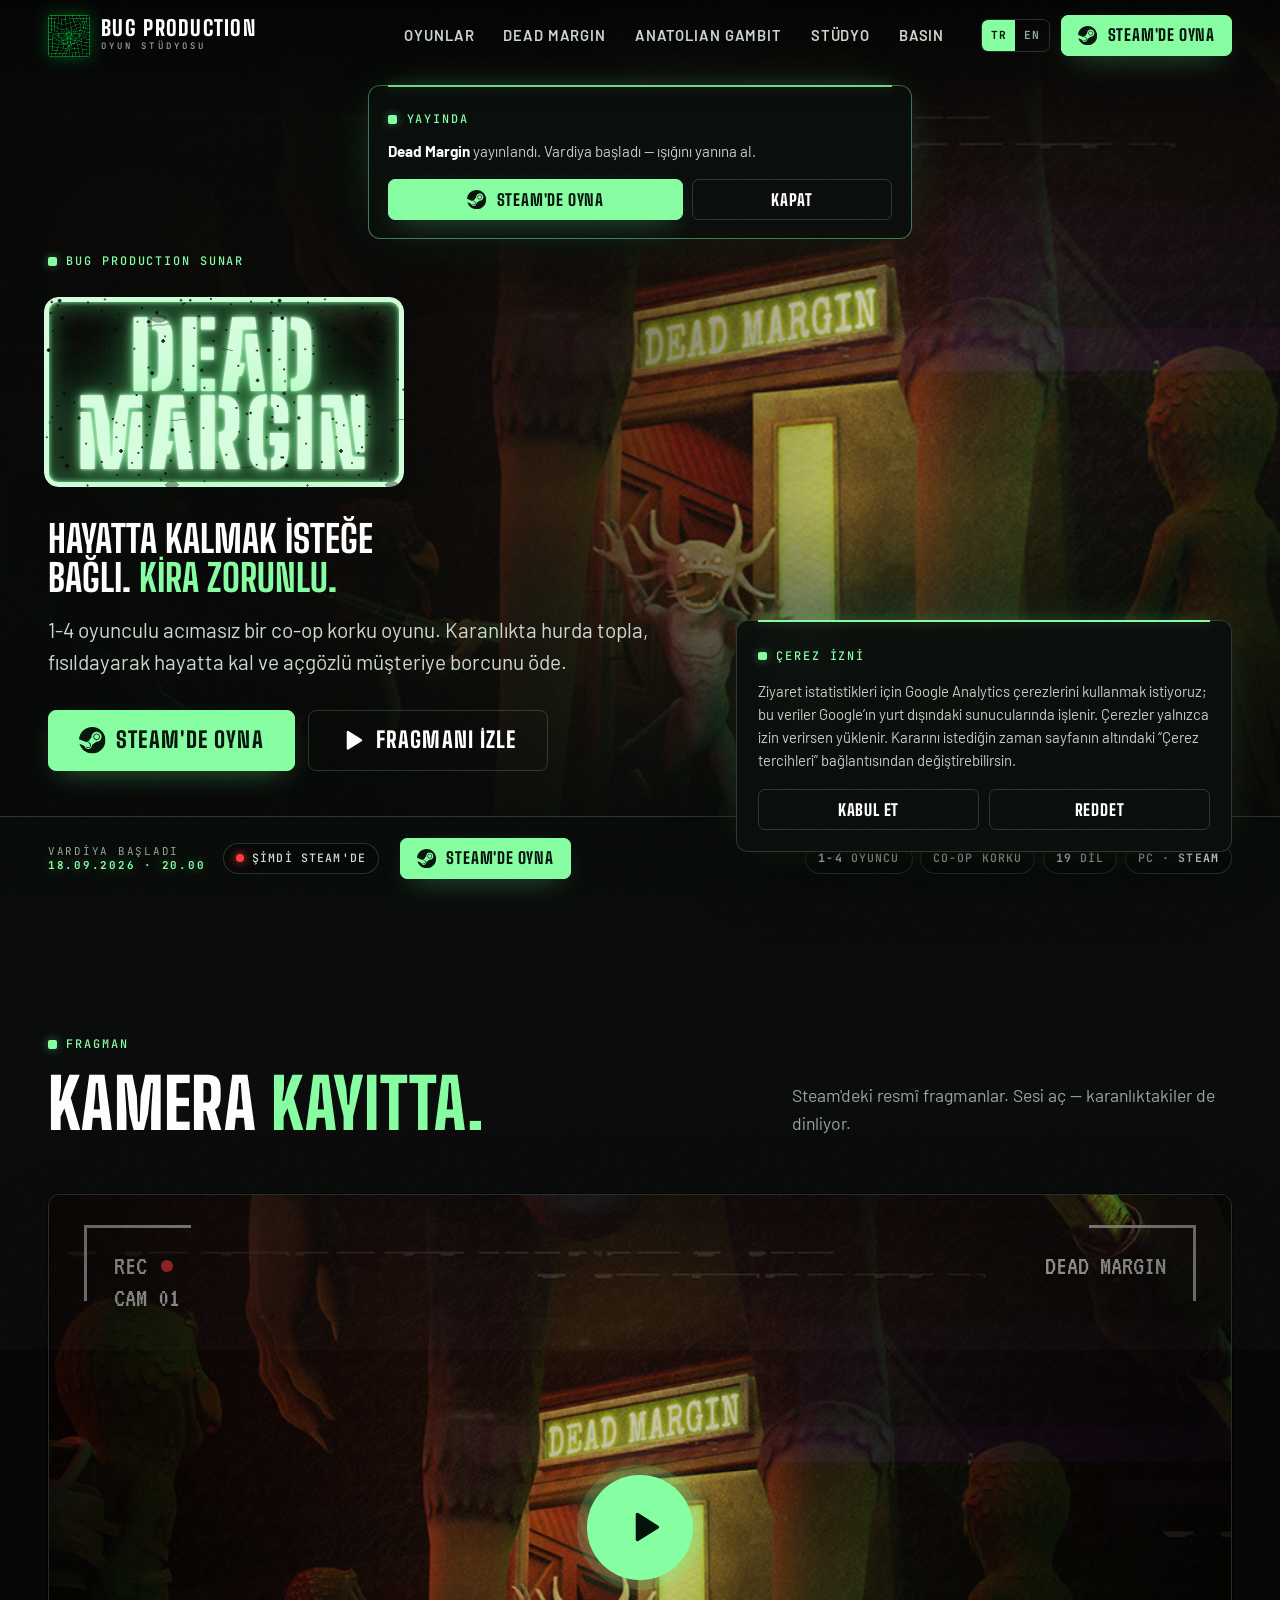
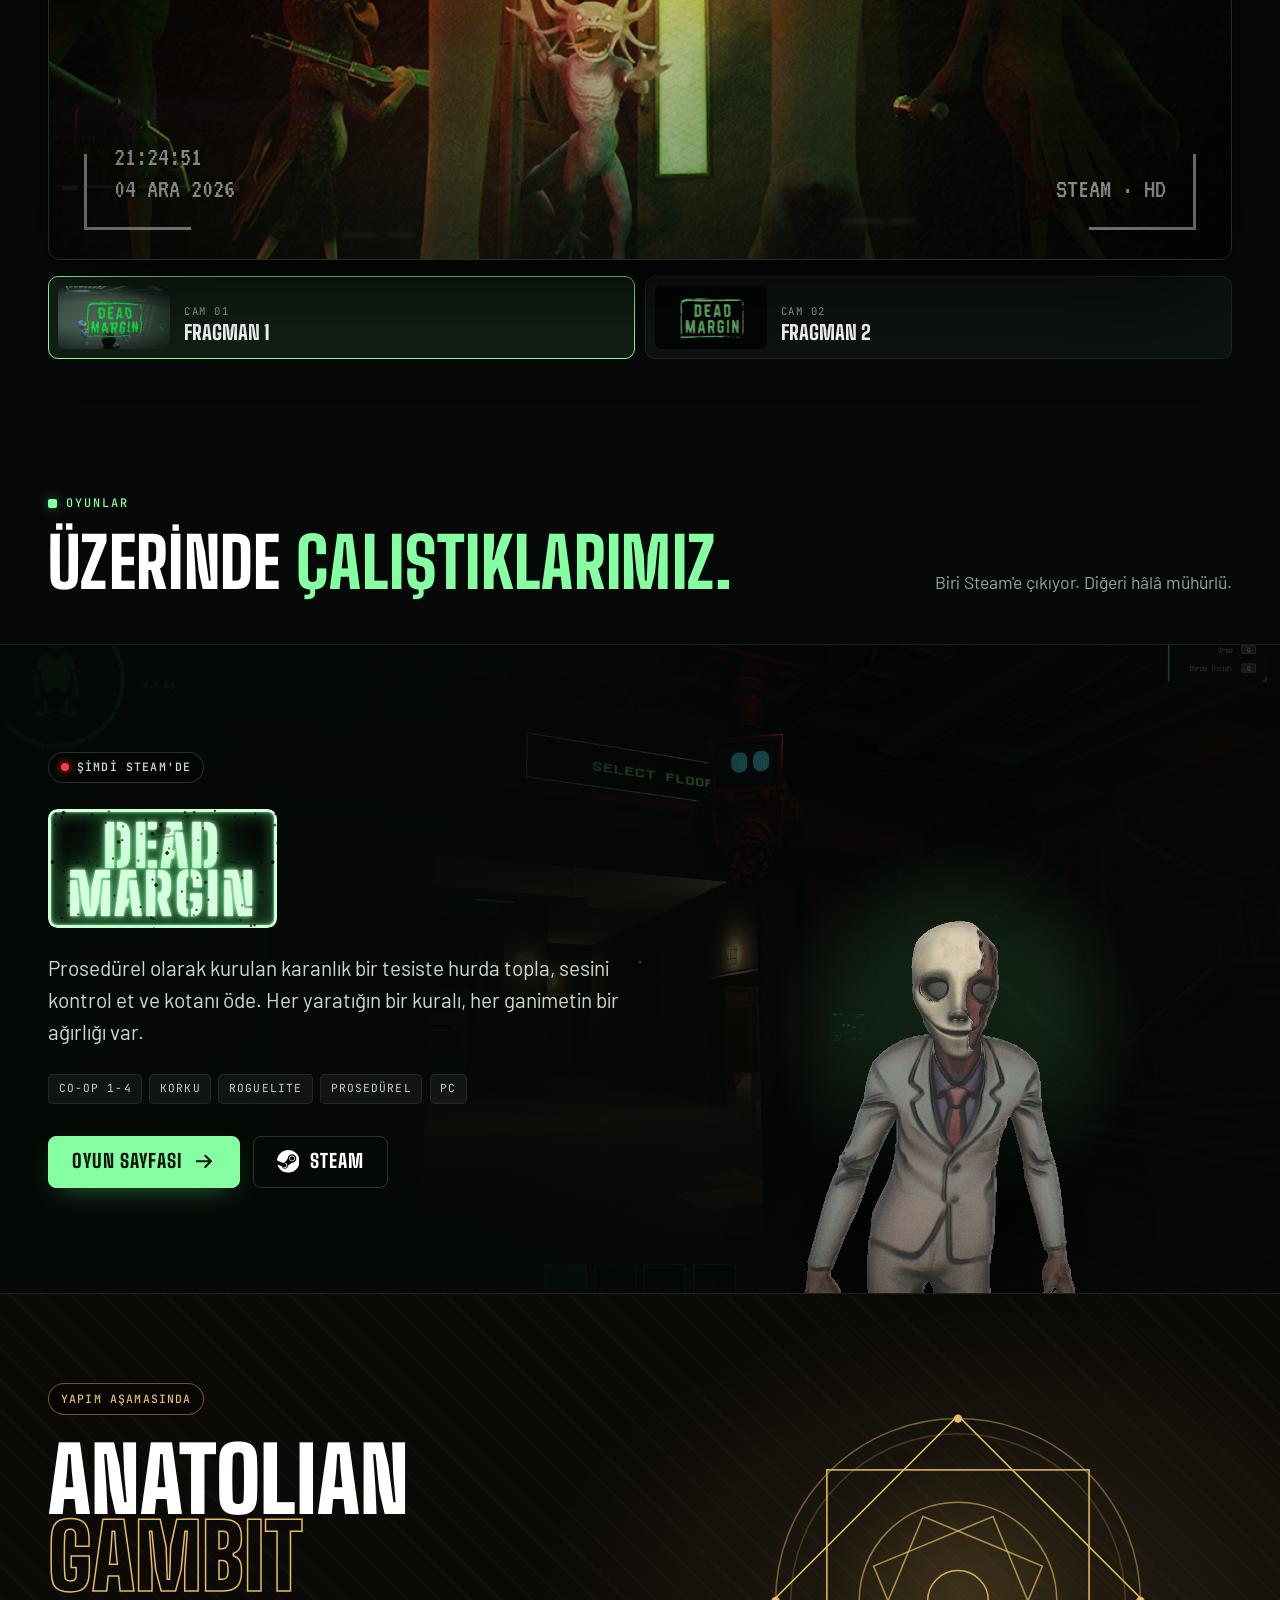
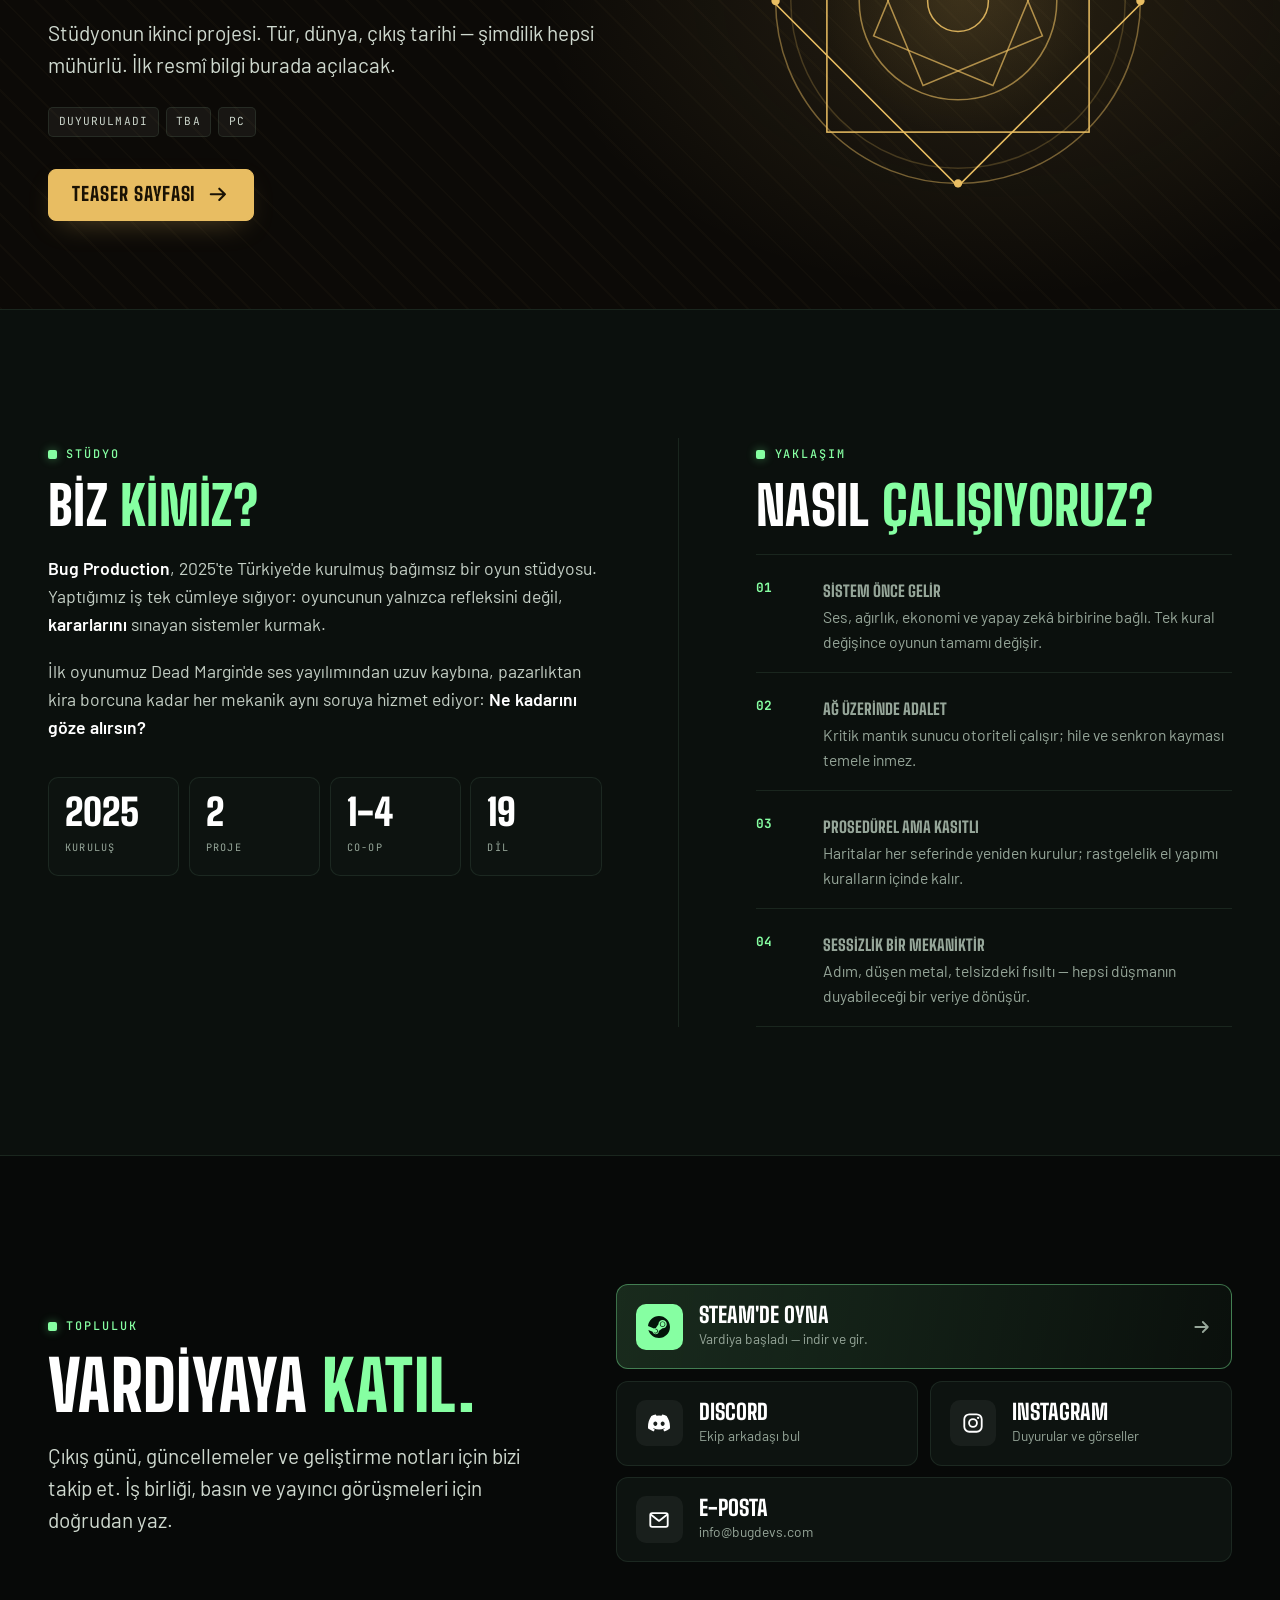
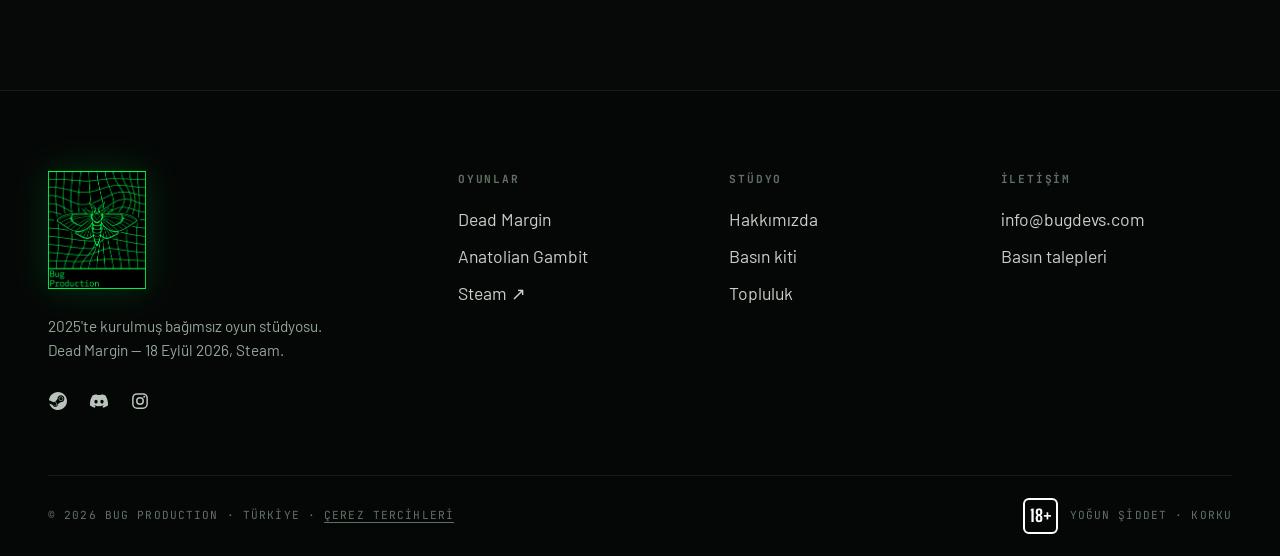
<file: index.html>
<!DOCTYPE html>
<html lang="tr" data-site-lang="tr">
<head>
<meta charset="utf-8">
<meta name="viewport" content="width=device-width,initial-scale=1">

<title>Bug Production — Bağımsız Oyun Stüdyosu</title>
<meta name="title-tr" content="Bug Production — Bağımsız Oyun Stüdyosu">
<meta name="title-en" content="Bug Production — Independent Game Studio">
<meta name="description" content="Bug Production, 2025'te kurulmuş bağımsız bir oyun stüdyosu. İlk oyunumuz Dead Margin 18 Eylül 2026'da Steam'de.">
<meta name="desc-tr" content="Bug Production, 2025'te kurulmuş bağımsız bir oyun stüdyosu. İlk oyunumuz Dead Margin 18 Eylül 2026'da Steam'de.">
<meta name="desc-en" content="Bug Production is an independent game studio founded in 2025. Our first game, Dead Margin, arrives on Steam September 18, 2026.">
<meta name="robots" content="index,follow,max-image-preview:large">
<link rel="canonical" href="https://bugdevs.com/">

<meta property="og:type" content="website">
<meta property="og:site_name" content="Bug Production">
<meta property="og:url" content="https://bugdevs.com/">
<meta property="og:locale" content="tr_TR">
<meta property="og:locale:alternate" content="en_US">
<meta property="og:title" content="Bug Production — Bağımsız Oyun Stüdyosu">
<meta property="og:description" content="Dead Margin — 1-4 oyunculu co-op korku. 18 Eylül 2026'da Steam'de.">
<meta property="og:image" content="https://bugdevs.com/assets/img/dm/keyart.jpg">
<meta property="og:image:width" content="1438">
<meta property="og:image:height" content="810">
<meta property="og:image:alt" content="Dead Margin key art">
<meta name="twitter:card" content="summary_large_image">
<meta name="theme-color" content="#070908">
<script type="application/ld+json">
{
  "@context": "https://schema.org",
  "@graph": [
    {
      "@type": "Organization",
      "@id": "https://bugdevs.com/#organization",
      "name": "Bug Production",
      "alternateName": ["BugDevs", "Bug Devs", "BugDev", "bugdevs.com", "Bug Production Games", "Bug Production Oyun Stüdyosu"],
      "url": "https://bugdevs.com/",
      "logo": {
        "@type": "ImageObject",
        "url": "https://bugdevs.com/assets/img/logo/logo-512.png",
        "width": 512,
        "height": 512
      },
      "image": "https://bugdevs.com/assets/img/logo/logo-512.png",
      "description": "Bug Production, 2025'te Türkiye'de kurulmuş bağımsız bir oyun stüdyosu. İlk oyunu Dead Margin, 1-4 oyunculu co-op korku oyunu olarak 18 Eylül 2026'da Steam'de çıkıyor.",
      "email": "info@bugdevs.com",
      "foundingDate": "2025",
      "foundingLocation": {"@type": "Place", "address": {"@type": "PostalAddress", "addressCountry": "TR"}},
      "address": {"@type": "PostalAddress", "addressCountry": "TR"},
      "knowsAbout": ["Bağımsız oyun geliştirme", "Co-op korku oyunları", "Survival horror", "Indie game development", "Dead Margin", "Anatolian Gambit"],
      "contactPoint": {
        "@type": "ContactPoint",
        "contactType": "customer support",
        "email": "info@bugdevs.com",
        "availableLanguage": ["Turkish", "English"]
      },
      "sameAs": [
        "https://www.instagram.com/bugproductiontr/",
        "https://discord.gg/FtvquKk4A",
        "https://github.com/Bug-Production",
        "https://store.steampowered.com/app/4509530/Dead_Margin/"
      ]
    },
    {
      "@type": "WebSite",
      "@id": "https://bugdevs.com/#website",
      "name": "Bug Production",
      "alternateName": ["BugDevs", "bugdevs.com"],
      "url": "https://bugdevs.com/",
      "inLanguage": ["tr", "en"],
      "publisher": {"@id": "https://bugdevs.com/#organization"}
    },
    {
      "@type": "WebPage",
      "@id": "https://bugdevs.com/#webpage",
      "url": "https://bugdevs.com/",
      "name": "Bug Production — Bağımsız Oyun Stüdyosu",
      "isPartOf": {"@id": "https://bugdevs.com/#website"},
      "about": {"@id": "https://bugdevs.com/#organization"},
      "primaryImageOfPage": "https://bugdevs.com/assets/img/dm/keyart.jpg",
      "inLanguage": "tr"
    },
    {
      "@type": "VideoGame",
      "@id": "https://bugdevs.com/dead-margin#game",
      "name": "Dead Margin",
      "url": "https://bugdevs.com/dead-margin",
      "image": "https://bugdevs.com/assets/img/dm/keyart.jpg",
      "datePublished": "2026-09-18T20:00:00+03:00",
      "author": {"@id": "https://bugdevs.com/#organization"},
      "publisher": {"@id": "https://bugdevs.com/#organization"}
    }
  ]
}
</script>

<link rel="icon" href="favicon.ico" sizes="16x16 32x32 48x48">
<link rel="apple-touch-icon" href="assets/img/logo/apple-touch-icon.png">
<link rel="preconnect" href="https://fonts.googleapis.com">
<link rel="preconnect" href="https://fonts.gstatic.com" crossorigin>
<link href="https://fonts.googleapis.com/css2?family=Barlow:ital,wght@0,400;0,500;0,600;0,700;1,400&family=Big+Shoulders:wght@700;800;900&family=Big+Shoulders+Stencil:wght@900&family=JetBrains+Mono:wght@500;700&family=VT323&display=swap" rel="stylesheet">
<link rel="stylesheet" href="assets/css/site.css">
<link rel="preload" as="image" href="assets/img/dm/keyart.jpg">
<script>(function(){try{var l=localStorage.getItem('bp-lang');if(l==='en'){var r=document.documentElement;r.setAttribute('data-site-lang','en');r.setAttribute('lang','en');}}catch(e){}})();</script>
<!-- Google tag (gtag.js) — yalnızca çerez izni verilince yüklenir; izin çubuğu assets/js/site.js içinde -->
<script>
  window.dataLayer = window.dataLayer || [];
  function gtag(){dataLayer.push(arguments);}
  gtag('consent', 'default', {ad_storage: 'denied', ad_user_data: 'denied', ad_personalization: 'denied', analytics_storage: 'denied'});
  window.bpAnalytics = function (on) {
    var id = 'G-NFTLWWQ6W1';
    window['ga-disable-' + id] = !on;
    gtag('consent', 'update', {analytics_storage: on ? 'granted' : 'denied'});
    if (!on || window.bpAnalyticsLoaded) return;
    window.bpAnalyticsLoaded = true;
    gtag('js', new Date());
    gtag('config', id);
    var s = document.createElement('script');
    s.async = true;
    s.src = 'https://www.googletagmanager.com/gtag/js?id=' + id;
    document.head.appendChild(s);
  };
  try { if (localStorage.getItem('bp-consent') === 'granted') bpAnalytics(true); } catch (e) {}
</script>
</head>

<body>
<!-- ikon seti (assets/img/icons.svg ile aynı) — file:// ile açılınca da çalışsın diye sayfaya gömülü -->
<svg class="sprite" width="0" height="0" style="position:absolute;overflow:hidden" aria-hidden="true" focusable="false"><symbol id="i-bug" viewBox="0 0 24 24"><g fill="none" stroke="currentColor" stroke-width="1.7" stroke-linecap="round"><ellipse cx="12" cy="14" rx="5" ry="7"/><circle cx="12" cy="5.4" r="2.4"/><path d="M10.2 3.6 8 1.5M13.8 3.6 16 1.5M7 10 3 7.6M7 14H2.6M7 18 3 20.4M17 10l4-2.4M17 14h4.4M17 18l4 2.4M12 7.8V21"/></g></symbol><symbol id="i-steam" viewBox="0 0 24 24"><path fill="currentColor" d="M11.979 0C5.678 0 .511 4.86.022 11.037l6.432 2.658c.545-.371 1.203-.59 1.912-.59.063 0 .125.004.188.006l2.861-4.142V8.91c0-2.495 2.028-4.524 4.524-4.524 2.494 0 4.524 2.031 4.524 4.527s-2.03 4.525-4.524 4.525h-.105l-4.076 2.911c0 .052.004.105.004.159 0 1.875-1.515 3.396-3.39 3.396-1.635 0-3.016-1.173-3.331-2.727L.436 15.27C1.862 20.307 6.486 24 11.979 24c6.627 0 11.999-5.373 11.999-12S18.605 0 11.979 0zM7.54 18.21l-1.473-.61c.262.543.714.999 1.314 1.25 1.297.539 2.793-.076 3.332-1.375.263-.63.264-1.319.005-1.949s-.75-1.121-1.377-1.383c-.624-.26-1.29-.249-1.878-.03l1.523.63c.956.4 1.409 1.5 1.009 2.455-.397.957-1.497 1.41-2.454 1.012zm11.415-9.303c0-1.662-1.353-3.015-3.015-3.015-1.665 0-3.015 1.353-3.015 3.015 0 1.665 1.35 3.015 3.015 3.015 1.663 0 3.015-1.35 3.015-3.015zm-5.273-.005c0-1.252 1.013-2.266 2.265-2.266 1.249 0 2.266 1.014 2.266 2.266 0 1.251-1.017 2.265-2.266 2.265-1.253 0-2.265-1.014-2.265-2.265z"/></symbol><symbol id="i-discord" viewBox="0 0 24 24"><path fill="currentColor" d="M20.317 4.37a19.79 19.79 0 0 0-4.885-1.515.074.074 0 0 0-.079.037c-.21.375-.444.865-.608 1.25a18.27 18.27 0 0 0-5.487 0 12.64 12.64 0 0 0-.617-1.25.077.077 0 0 0-.079-.037A19.74 19.74 0 0 0 3.677 4.37a.07.07 0 0 0-.032.028C.533 9.046-.319 13.58.099 18.058a.082.082 0 0 0 .031.056 19.9 19.9 0 0 0 5.993 3.03.078.078 0 0 0 .084-.028c.462-.63.874-1.295 1.226-1.994a.076.076 0 0 0-.041-.106 13.1 13.1 0 0 1-1.872-.892.077.077 0 0 1-.008-.128c.126-.094.252-.192.372-.291a.074.074 0 0 1 .078-.01c3.928 1.793 8.18 1.793 12.062 0a.074.074 0 0 1 .078.009c.12.1.246.198.373.292a.077.077 0 0 1-.006.127 12.3 12.3 0 0 1-1.873.892.077.077 0 0 0-.041.107c.36.698.772 1.362 1.225 1.993a.076.076 0 0 0 .084.029 19.84 19.84 0 0 0 6.002-3.03.077.077 0 0 0 .032-.054c.5-5.177-.838-9.674-3.549-13.66a.061.061 0 0 0-.031-.03zM8.02 15.331c-1.183 0-2.157-1.085-2.157-2.419 0-1.333.956-2.419 2.157-2.419 1.21 0 2.176 1.096 2.157 2.42 0 1.333-.956 2.418-2.157 2.418zm7.975 0c-1.183 0-2.157-1.085-2.157-2.419 0-1.333.955-2.419 2.157-2.419 1.21 0 2.176 1.096 2.157 2.42 0 1.333-.946 2.418-2.157 2.418z"/></symbol><symbol id="i-instagram" viewBox="0 0 24 24"><g fill="none" stroke="currentColor" stroke-width="2"><rect x="2.5" y="2.5" width="19" height="19" rx="5.5"/><circle cx="12" cy="12" r="4.3"/></g><circle cx="17.6" cy="6.4" r="1.3" fill="currentColor"/></symbol><symbol id="i-mail" viewBox="0 0 24 24"><g fill="none" stroke="currentColor" stroke-width="2" stroke-linejoin="round"><rect x="2.5" y="4.5" width="19" height="15" rx="2"/><path d="m3 6 9 7 9-7"/></g></symbol><symbol id="i-play" viewBox="0 0 24 24"><path fill="currentColor" d="M7 4.5v15a1 1 0 0 0 1.53.85l12-7.5a1 1 0 0 0 0-1.7l-12-7.5A1 1 0 0 0 7 4.5Z"/></symbol><symbol id="i-arrow" viewBox="0 0 24 24"><path fill="none" stroke="currentColor" stroke-width="2.2" stroke-linecap="round" stroke-linejoin="round" d="M4 12h15m-6-6 6 6-6 6"/></symbol><symbol id="i-lock" viewBox="0 0 24 24"><g fill="none" stroke="currentColor" stroke-width="2" stroke-linecap="round"><rect x="4.5" y="10.5" width="15" height="10" rx="2"/><path d="M8 10.5V7.5a4 4 0 0 1 8 0v3"/></g></symbol><symbol id="i-copy" viewBox="0 0 24 24"><g fill="none" stroke="currentColor" stroke-width="2" stroke-linejoin="round"><rect x="8.5" y="8.5" width="12" height="12" rx="2"/><path d="M15.5 8.5V5a1.5 1.5 0 0 0-1.5-1.5H5A1.5 1.5 0 0 0 3.5 5v9A1.5 1.5 0 0 0 5 15.5h3.5"/></g></symbol><symbol id="i-down" viewBox="0 0 24 24"><path fill="none" stroke="currentColor" stroke-width="2.2" stroke-linecap="round" stroke-linejoin="round" d="M12 4v13m-6-6 6 6 6-6M5 20.5h14"/></symbol></svg>

<!-- ============ HEADER ============ -->
<header class="hdr">
  <a class="brand" href="/" aria-label="Bug Production">
    <img class="brand-mark" src="assets/img/logo/mark-160.png" alt="" width="40" height="40">
    <span class="brand-name"><span lang="en">Bug Production</span><small><span data-lang="tr">OYUN STÜDYOSU</span><span data-lang="en">GAME STUDIO</span></small></span>
  </a>

  <nav class="nav" aria-label="Ana menü">
    <a href="#oyunlar"><span data-lang="tr">Oyunlar</span><span data-lang="en">Games</span></a>
    <a href="/dead-margin" lang="en">Dead Margin</a>
    <a href="/anatolian-gambit" lang="en">Anatolian Gambit</a>
    <a href="#studyo"><span data-lang="tr">Stüdyo</span><span data-lang="en">Studio</span></a>
    <a href="/press"><span data-lang="tr">Basın</span><span data-lang="en">Press</span></a>
  </nav>

  <div class="hdr-end">
    <div class="lang" role="group" aria-label="Dil / Language">
      <button type="button" data-lang-btn="tr" aria-pressed="true">TR</button>
      <button type="button" data-lang-btn="en" aria-pressed="false">EN</button>
    </div>
    <a class="btn btn-acc btn-sm hdr-cta" href="https://store.steampowered.com/app/4509530/Dead_Margin/" target="_blank" rel="noopener">
      <svg class="ico" aria-hidden="true"><use href="#i-steam"/></svg>
      <span data-lang="tr" data-rel-pre>İstek listesi</span><span data-lang="en" data-rel-pre>Wishlist</span><span data-lang="tr" data-rel-out>Steam'de oyna</span><span data-lang="en" data-rel-out>Play now</span>
    </a>
    <button class="burger" aria-label="Menü" aria-expanded="false"><span></span><span></span><span></span></button>
  </div>
</header>

<nav class="mnav" aria-label="Mobil menü">
  <a href="#oyunlar"><span data-lang="tr">Oyunlar</span><span data-lang="en">Games</span></a>
  <a href="/dead-margin" lang="en">Dead Margin</a>
  <a href="/anatolian-gambit" lang="en">Anatolian Gambit</a>
  <a href="#studyo"><span data-lang="tr">Stüdyo</span><span data-lang="en">Studio</span></a>
  <a href="/press"><span data-lang="tr">Basın</span><span data-lang="en">Press</span></a>
  <div class="socials">
    <a href="https://store.steampowered.com/app/4509530/Dead_Margin/" target="_blank" rel="noopener" aria-label="Steam"><svg aria-hidden="true"><use href="#i-steam"/></svg></a>
    <a href="https://discord.gg/FtvquKk4A" target="_blank" rel="noopener" aria-label="Discord"><svg aria-hidden="true"><use href="#i-discord"/></svg></a>
    <a href="https://www.instagram.com/bugproductiontr/" target="_blank" rel="noopener" aria-label="Instagram"><svg aria-hidden="true"><use href="#i-instagram"/></svg></a>
  </div>
</nav>

<main>
<!-- ============ HERO — Dead Margin çıkış duyurusu ============ -->
<section class="hero hero--feed">
  <div class="hero-media" aria-hidden="true"><img src="assets/img/dm/keyart.jpg" alt="" fetchpriority="high"></div>
  <div class="hero-shade" aria-hidden="true"></div>

  <div class="wrap hero-in">
    <div class="hero-copy">
      <h1 class="sr-only"><span data-lang="tr">Bug Production — bağımsız oyun stüdyosu (BugDevs)</span><span data-lang="en">Bug Production — independent game studio (BugDevs)</span></h1>
      <p class="eyebrow"><span data-lang="tr"><span lang="en">Bug Production</span> sunar</span><span data-lang="en">Bug Production presents</span></p>
      <p class="sign sign-reflect" lang="en"><span>Dead</span><span>Margin</span></p>
      <p class="hero-tag">
        <span data-lang="tr">Hayatta kalmak isteğe bağlı. <em>Kira zorunlu.</em></span>
        <span data-lang="en">Survival is optional. <em>Rent is mandatory.</em></span>
      </p>
      <p class="lead">
        <span data-lang="tr">1-4 oyunculu acımasız bir co-op korku oyunu. Karanlıkta hurda topla, fısıldayarak hayatta kal ve açgözlü müşteriye borcunu öde.</span>
        <span data-lang="en">A brutal 1-4 player co-op horror game. Scavenge scrap in the dark, whisper to survive, and pay the greedy customer.</span>
      </p>
      <div class="btn-row">
        <a class="btn btn-acc btn-lg" href="https://store.steampowered.com/app/4509530/Dead_Margin/" target="_blank" rel="noopener">
          <svg class="ico" aria-hidden="true"><use href="#i-steam"/></svg>
          <span data-lang="tr" data-rel-pre>İstek listesine ekle</span><span data-lang="en" data-rel-pre>Wishlist on Steam</span><span data-lang="tr" data-rel-out>Steam'de oyna</span><span data-lang="en" data-rel-out>Play on Steam</span>
        </a>
        <a class="btn btn-lg" href="#fragman">
          <svg class="ico" aria-hidden="true"><use href="#i-play"/></svg>
          <span data-lang="tr">Fragmanı izle</span><span data-lang="en">Watch trailer</span>
        </a>
      </div>
    </div>
  </div>

  <div class="hudbar" data-countdown>
    <div class="wrap">
      <div class="count" data-pending>
        <p class="count-lbl"><span data-lang="tr">Çıkışa kalan</span><span data-lang="en">Launch in</span><b><span data-lang="tr">18.09.2026 · 20.00</span><span data-lang="en">18.09.2026 · 20:00 GMT+3</span></b></p>
        <div class="clock" aria-live="off">
          <div><b data-unit="d">--</b><span data-lang="tr">GÜN</span><span data-lang="en">DAYS</span></div>
          <div><b data-unit="h">--</b><span data-lang="tr">SAAT</span><span data-lang="en">HRS</span></div>
          <div><b data-unit="m">--</b><span data-lang="tr">DK</span><span data-lang="en">MIN</span></div>
          <div><b data-unit="s">--</b><span data-lang="tr">SN</span><span data-lang="en">SEC</span></div>
        </div>
      </div>
      <div class="count count-out" data-released hidden>
        <p class="count-lbl"><span data-lang="tr">Vardiya başladı</span><span data-lang="en">The shift has started</span><b><span data-lang="tr">18.09.2026 · 20.00</span><span data-lang="en">18.09.2026 · 20:00 GMT+3</span></b></p>
        <p class="pill pill-live"><span data-lang="tr">Şimdi Steam'de</span><span data-lang="en">Out now on Steam</span></p>
        <a class="btn btn-acc btn-sm" href="https://store.steampowered.com/app/4509530/Dead_Margin/" target="_blank" rel="noopener">
          <svg class="ico" aria-hidden="true"><use href="#i-steam"/></svg>
          <span data-lang="tr">Steam'de oyna</span><span data-lang="en">Play on Steam</span>
        </a>
      </div>
      <ul class="hud-meta">
        <li class="pill"><b>1-4</b> <span data-lang="tr">oyuncu</span><span data-lang="en">players</span></li>
        <li class="pill"><span data-lang="tr">Co-op korku</span><span data-lang="en">Co-op horror</span></li>
        <li class="pill"><b>19</b> <span data-lang="tr">dil</span><span data-lang="en">languages</span></li>
        <li class="pill">PC · <b>Steam</b></li>
      </ul>
    </div>
  </div>
</section>

<!-- ============ FRAGMAN ============ -->
<section class="sec" id="fragman">
  <div class="wrap">
    <div class="sec-head rv">
      <div>
        <p class="eyebrow"><span data-lang="tr">Fragman</span><span data-lang="en">Trailer</span></p>
        <h2 class="h2"><span data-lang="tr">Kamera <em>kayıtta.</em></span><span data-lang="en">The camera <em>is rolling.</em></span></h2>
      </div>
      <p class="muted">
        <span data-lang="tr">Steam'deki resmî fragmanlar. Sesi aç — karanlıktakiler de dinliyor.</span>
        <span data-lang="en">The official trailers from Steam. Turn the sound up — the things in the dark are listening too.</span>
      </p>
    </div>

    <div class="rv">
      <div class="cam" data-cam data-selector="trailers"
           data-src="https://video.akamai.steamstatic.com/store_trailers/4509530/1826945464/07ce3912b951b19852065c92e1739fa70b6f50c4/1788536585/hls_264_master.m3u8"
           data-fallback="https://store.steampowered.com/app/4509530/Dead_Margin/">
        <video playsinline preload="none"></video>
        <img class="cam-poster crop-osd" src="assets/img/dm/keyart.jpg" alt="" loading="lazy">
        <div class="cam-osd" aria-hidden="true">
          <span class="c c1"></span><span class="c c2"></span><span class="c c3"></span><span class="c c4"></span>
          <div class="tl"><span>REC<i></i></span><span data-cam-label>CAM 01</span></div>
          <div class="tr">DEAD MARGIN</div>
          <div class="bl"><span data-osd-time>00:00:00</span><span data-osd-date>&nbsp;</span></div>
          <div class="br">STEAM · HD</div>
        </div>
        <button class="cam-start" type="button">
          <span class="cam-btn"><svg aria-hidden="true"><use href="#i-play"/></svg></span>
          <span class="sr"><span data-lang="tr">Fragmanı oynat</span><span data-lang="en">Play trailer</span></span>
        </button>
      </div>

      <div class="cam-tabs" id="trailers" role="tablist" aria-label="Fragmanlar">
        <button class="cam-tab" type="button" role="tab" aria-selected="true" data-label="CAM 01" data-poster="assets/img/dm/keyart.jpg" data-crop
                data-trailer="https://video.akamai.steamstatic.com/store_trailers/4509530/1826945464/07ce3912b951b19852065c92e1739fa70b6f50c4/1788536585/hls_264_master.m3u8">
          <img src="assets/img/dm/trailer1.jpg" alt="" loading="lazy">
          <span><small>CAM 01</small><b><span data-lang="tr">Fragman 1</span><span data-lang="en">Trailer 1</span></b></span>
        </button>
        <button class="cam-tab" type="button" role="tab" aria-selected="false" data-label="CAM 02" data-poster="assets/img/dm/trailer2.jpg"
                data-trailer="https://video.akamai.steamstatic.com/store_trailers/4509530/771800023/748503a186facfdbe5ab9c27a88d3a3c81d4b96d/1787262729/hls_264_master.m3u8">
          <img src="assets/img/dm/trailer2.jpg" alt="" loading="lazy">
          <span><small>CAM 02</small><b><span data-lang="tr">Fragman 2</span><span data-lang="en">Trailer 2</span></b></span>
        </button>
      </div>
    </div>
  </div>
</section>

<!-- ============ OYUNLAR ============ -->
<section id="oyunlar">
  <div class="wrap">
    <div class="sec-head rv" style="margin-bottom:clamp(2rem,4vw,3rem)">
      <div>
        <p class="eyebrow"><span data-lang="tr">Oyunlar</span><span data-lang="en">Games</span></p>
        <h2 class="h2"><span data-lang="tr">Üzerinde <em>çalıştıklarımız.</em></span><span data-lang="en">What we're <em>working on.</em></span></h2>
      </div>
      <p class="muted">
        <span data-lang="tr">Biri Steam'e çıkıyor. Diğeri hâlâ mühürlü.</span>
        <span data-lang="en">One is heading to Steam. The other is still sealed.</span>
      </p>
    </div>
  </div>

  <!-- DEAD MARGIN -->
  <article class="band band--dm">
    <div class="band-bg" aria-hidden="true"><img src="assets/img/dm/elevator.jpg" alt="" loading="lazy"></div>
    <div class="wrap band-in">
      <div class="band-txt rv">
        <p class="pill pill-live"><span data-lang="tr" data-rel-pre>18 Eylül 2026, 20.00 — Steam</span><span data-lang="en" data-rel-pre>September 18, 2026, 20:00 GMT+3 — Steam</span><span data-lang="tr" data-rel-out>Şimdi Steam'de</span><span data-lang="en" data-rel-out>Out now on Steam</span></p>
        <h3><span class="sign sign-sm" lang="en"><span>Dead</span><span>Margin</span></span></h3>
        <p class="lead">
          <span data-lang="tr">Prosedürel olarak kurulan karanlık bir tesiste hurda topla, sesini kontrol et ve kotanı öde. Her yaratığın bir kuralı, her ganimetin bir ağırlığı var.</span>
          <span data-lang="en">Scavenge a procedurally built facility, control every sound you make and meet your quota. Every creature has a rule, every piece of loot has a weight.</span>
        </p>
        <ul class="tags">
          <li>Co-op 1-4</li><li><span data-lang="tr">Korku</span><span data-lang="en">Horror</span></li><li lang="en">Roguelite</li><li><span data-lang="tr">Prosedürel</span><span data-lang="en">Procedural</span></li><li>PC</li>
        </ul>
        <div class="btn-row">
          <a class="btn btn-acc" href="/dead-margin"><span data-lang="tr">Oyun sayfası</span><span data-lang="en">Game page</span> <svg class="ico" aria-hidden="true"><use href="#i-arrow"/></svg></a>
          <a class="btn" href="https://store.steampowered.com/app/4509530/Dead_Margin/" target="_blank" rel="noopener"><svg class="ico" aria-hidden="true"><use href="#i-steam"/></svg> Steam</a>
        </div>
      </div>
      <div class="band-art" aria-hidden="true"><img src="assets/img/scan/Puppet_Portrait.png" alt="" loading="lazy"></div>
    </div>
  </article>

  <!-- ANATOLIAN GAMBIT -->
  <article class="band band--ag">
    <div class="wrap band-in">
      <div class="band-txt rv">
        <p class="pill pill-acc"><span data-lang="tr">Yapım aşamasında</span><span data-lang="en">In development</span></p>
        <h3 class="band-title" lang="en">Anatolian <span>Gambit</span></h3>
        <p class="lead">
          <span data-lang="tr">Stüdyonun ikinci projesi. Tür, dünya, çıkış tarihi — şimdilik hepsi mühürlü. İlk resmî bilgi burada açılacak.</span>
          <span data-lang="en">The studio's second project. Genre, setting, release date — all sealed for now. The first official details will open here.</span>
        </p>
        <ul class="tags">
          <li><span data-lang="tr">Duyurulmadı</span><span data-lang="en">Unannounced</span></li><li>TBA</li><li>PC</li>
        </ul>
        <div class="btn-row">
          <a class="btn btn-acc" href="/anatolian-gambit"><span data-lang="tr">Teaser sayfası</span><span data-lang="en">Teaser page</span> <svg class="ico" aria-hidden="true"><use href="#i-arrow"/></svg></a>
        </div>
      </div>
      <div class="band-art" aria-hidden="true">
        <svg class="seal" viewBox="0 0 200 200" fill="none" stroke="currentColor" stroke-width=".8">
          <circle cx="100" cy="100" r="96" opacity=".45"/><circle cx="100" cy="100" r="88" opacity=".22"/>
          <rect x="31" y="31" width="138" height="138"/><rect x="31" y="31" width="138" height="138" transform="rotate(45 100 100)"/>
          <circle cx="100" cy="100" r="52" opacity=".6"/>
          <rect x="66" y="66" width="68" height="68" transform="rotate(22.5 100 100)" opacity=".7"/>
          <rect x="66" y="66" width="68" height="68" transform="rotate(67.5 100 100)" opacity=".7"/>
          <circle cx="100" cy="100" r="16" opacity=".9"/>
          <circle cx="100" cy="4" r="2.2" fill="currentColor" stroke="none"/><circle cx="100" cy="196" r="2.2" fill="currentColor" stroke="none"/>
          <circle cx="4" cy="100" r="2.2" fill="currentColor" stroke="none"/><circle cx="196" cy="100" r="2.2" fill="currentColor" stroke="none"/>
        </svg>
      </div>
    </div>
  </article>
</section>

<!-- ============ STÜDYO ============ -->
<section class="sec sec-alt" id="studyo">
  <div class="wrap duo">
    <div class="rv">
      <p class="eyebrow"><span data-lang="tr">Stüdyo</span><span data-lang="en">Studio</span></p>
      <h2 class="h2"><span data-lang="tr">Biz <em>kimiz?</em></span><span data-lang="en">Who <em>are we?</em></span></h2>
      <div class="prose">
        <p>
          <span data-lang="tr"><strong>Bug Production</strong>, 2025'te Türkiye'de kurulmuş bağımsız bir oyun stüdyosu. Yaptığımız iş tek cümleye sığıyor: oyuncunun yalnızca refleksini değil, <strong>kararlarını</strong> sınayan sistemler kurmak.</span>
          <span data-lang="en"><strong>Bug Production</strong> is an independent game studio founded in Türkiye in 2025. What we do fits in one sentence: build systems that test a player's <strong>decisions</strong>, not just their reflexes.</span>
        </p>
        <p>
          <span data-lang="tr">İlk oyunumuz Dead Margin'de ses yayılımından uzuv kaybına, pazarlıktan kira borcuna kadar her mekanik aynı soruya hizmet ediyor: <strong>Ne kadarını göze alırsın?</strong></span>
          <span data-lang="en">In our first game, Dead Margin, everything from sound propagation to limb loss, from haggling to rent debt, serves one question: <strong>How much are you willing to risk?</strong></span>
        </p>
      </div>
      <div class="stats">
        <div class="stat"><b>2025</b><span data-lang="tr">Kuruluş</span><span data-lang="en">Founded</span></div>
        <div class="stat"><b>2</b><span data-lang="tr">Proje</span><span data-lang="en">Projects</span></div>
        <div class="stat"><b>1-4</b><span data-lang="tr">Co-op</span><span data-lang="en">Co-op</span></div>
        <div class="stat"><b>19</b><span data-lang="tr">Dil</span><span data-lang="en">Languages</span></div>
      </div>
    </div>

    <div class="rv rv-d1">
      <p class="eyebrow"><span data-lang="tr">Yaklaşım</span><span data-lang="en">Approach</span></p>
      <h2 class="h2"><span data-lang="tr">Nasıl <em>çalışıyoruz?</em></span><span data-lang="en">How <em>we build.</em></span></h2>
      <ol class="rules">
        <li><b><span data-lang="tr">Sistem önce gelir</span><span data-lang="en">Systems first</span></b>
          <span><span data-lang="tr">Ses, ağırlık, ekonomi ve yapay zekâ birbirine bağlı. Tek kural değişince oyunun tamamı değişir.</span><span data-lang="en">Sound, weight, economy and AI are interlocked. Change one rule and the whole game changes.</span></span></li>
        <li><b><span data-lang="tr">Ağ üzerinde adalet</span><span data-lang="en">Fair on the network</span></b>
          <span><span data-lang="tr">Kritik mantık sunucu otoriteli çalışır; hile ve senkron kayması temele inmez.</span><span data-lang="en">Critical logic is server-authoritative, so cheating and desync never reach the foundation.</span></span></li>
        <li><b><span data-lang="tr">Prosedürel ama kasıtlı</span><span data-lang="en">Procedural, but deliberate</span></b>
          <span><span data-lang="tr">Haritalar her seferinde yeniden kurulur; rastgelelik el yapımı kuralların içinde kalır.</span><span data-lang="en">Maps are rebuilt every run, with randomness kept inside handcrafted rules.</span></span></li>
        <li><b><span data-lang="tr">Sessizlik bir mekaniktir</span><span data-lang="en">Silence is a mechanic</span></b>
          <span><span data-lang="tr">Adım, düşen metal, telsizdeki fısıltı — hepsi düşmanın duyabileceği bir veriye dönüşür.</span><span data-lang="en">Footsteps, dropped metal, a whisper on the radio — all become data an enemy can hear.</span></span></li>
      </ol>
    </div>
  </div>
</section>

<!-- ============ TOPLULUK / İLETİŞİM ============ -->
<section class="sec" id="iletisim">
  <div class="wrap join">
    <div class="rv">
      <p class="eyebrow"><span data-lang="tr">Topluluk</span><span data-lang="en">Community</span></p>
      <h2 class="h2" style="margin:.9rem 0 1.3rem"><span data-lang="tr">Vardiyaya <em>katıl.</em></span><span data-lang="en">Join the <em>night shift.</em></span></h2>
      <p class="lead">
        <span data-lang="tr">Çıkış günü, güncellemeler ve geliştirme notları için bizi takip et. İş birliği, basın ve yayıncı görüşmeleri için doğrudan yaz.</span>
        <span data-lang="en">Follow us for launch day, updates and dev notes. For partnerships, press and publishing enquiries, write to us directly.</span>
      </p>
    </div>

    <div class="join-cards rv rv-d1">
      <a class="jc jc-main" href="https://store.steampowered.com/app/4509530/Dead_Margin/" target="_blank" rel="noopener">
        <span class="jc-i"><svg aria-hidden="true"><use href="#i-steam"/></svg></span>
        <span><b><span data-lang="tr" data-rel-pre>Steam istek listesi</span><span data-lang="en" data-rel-pre>Steam wishlist</span><span data-lang="tr" data-rel-out>Steam'de oyna</span><span data-lang="en" data-rel-out>Play on Steam</span></b>
          <small><span data-lang="tr" data-rel-pre>18 Eylül 20.00'de çıktığı an Steam sana haber verir.</span><span data-lang="en" data-rel-pre>Steam lets you know the moment it launches on September 18, 20:00 GMT+3.</span><span data-lang="tr" data-rel-out>Vardiya başladı — indir ve gir.</span><span data-lang="en" data-rel-out>The shift has started — download and join.</span></small></span>
        <svg class="ico-go" aria-hidden="true"><use href="#i-arrow"/></svg>
      </a>
      <a class="jc" href="https://discord.gg/FtvquKk4A" target="_blank" rel="noopener">
        <span class="jc-i"><svg aria-hidden="true"><use href="#i-discord"/></svg></span>
        <span><b lang="en">Discord</b><small><span data-lang="tr">Ekip arkadaşı bul</span><span data-lang="en">Find a crew</span></small></span>
      </a>
      <a class="jc" href="https://www.instagram.com/bugproductiontr/" target="_blank" rel="noopener">
        <span class="jc-i"><svg aria-hidden="true"><use href="#i-instagram"/></svg></span>
        <span><b lang="en">Instagram</b><small><span data-lang="tr">Duyurular ve görseller</span><span data-lang="en">News and visuals</span></small></span>
      </a>
      <a class="jc jc-wide" href="mailto:info@bugdevs.com">
        <span class="jc-i"><svg aria-hidden="true"><use href="#i-mail"/></svg></span>
        <span><b><span data-lang="tr">E-posta</span><span data-lang="en">Email</span></b><small>info@bugdevs.com</small></span>
      </a>
    </div>
  </div>
</section>
</main>

<!-- ============ FOOTER ============ -->
<footer class="foot">
  <div class="wrap">
    <div class="foot-grid">
      <div class="foot-brand">
        <a class="foot-logo" href="/"><img src="assets/img/logo/logo-480.png" alt="Bug Production" width="399" height="480" loading="lazy"></a>
        <p>
          <span data-lang="tr">2025'te kurulmuş bağımsız oyun stüdyosu. Dead Margin — 18 Eylül 2026, Steam.</span>
          <span data-lang="en">Independent game studio founded in 2025. Dead Margin — September 18, 2026 on Steam.</span>
        </p>
        <div class="socials">
          <a href="https://store.steampowered.com/app/4509530/Dead_Margin/" target="_blank" rel="noopener" aria-label="Steam"><svg aria-hidden="true"><use href="#i-steam"/></svg></a>
          <a href="https://discord.gg/FtvquKk4A" target="_blank" rel="noopener" aria-label="Discord"><svg aria-hidden="true"><use href="#i-discord"/></svg></a>
          <a href="https://www.instagram.com/bugproductiontr/" target="_blank" rel="noopener" aria-label="Instagram"><svg aria-hidden="true"><use href="#i-instagram"/></svg></a>
        </div>
      </div>
      <div>
        <h4><span data-lang="tr">Oyunlar</span><span data-lang="en">Games</span></h4>
        <ul>
          <li><a href="/dead-margin" lang="en">Dead Margin</a></li>
          <li><a href="/anatolian-gambit" lang="en">Anatolian Gambit</a></li>
          <li><a href="https://store.steampowered.com/app/4509530/Dead_Margin/" target="_blank" rel="noopener">Steam ↗</a></li>
        </ul>
      </div>
      <div>
        <h4><span data-lang="tr">Stüdyo</span><span data-lang="en">Studio</span></h4>
        <ul>
          <li><a href="/#studyo"><span data-lang="tr">Hakkımızda</span><span data-lang="en">About</span></a></li>
          <li><a href="/press"><span data-lang="tr">Basın kiti</span><span data-lang="en">Press kit</span></a></li>
          <li><a href="/#iletisim"><span data-lang="tr">Topluluk</span><span data-lang="en">Community</span></a></li>
        </ul>
      </div>
      <div>
        <h4><span data-lang="tr">İletişim</span><span data-lang="en">Contact</span></h4>
        <ul>
          <li><a href="mailto:info@bugdevs.com">info@bugdevs.com</a></li>
          <li><a href="/press#iletisim"><span data-lang="tr">Basın talepleri</span><span data-lang="en">Press requests</span></a></li>
        </ul>
      </div>
    </div>
    <div class="foot-bot">
      <span>© <span data-year>2026</span> <span lang="en">Bug Production</span> · Türkiye · <button type="button" data-consent-open><span data-lang="tr">Çerez tercihleri</span><span data-lang="en">Cookie settings</span></button></span>
      <span class="age"><b>18+</b><span data-lang="tr">Yoğun şiddet · Korku</span><span data-lang="en">Intense violence · Horror</span></span>
    </div>
  </div>
</footer>

<script src="assets/js/site.js" defer></script>
</body>
</html>
</file>
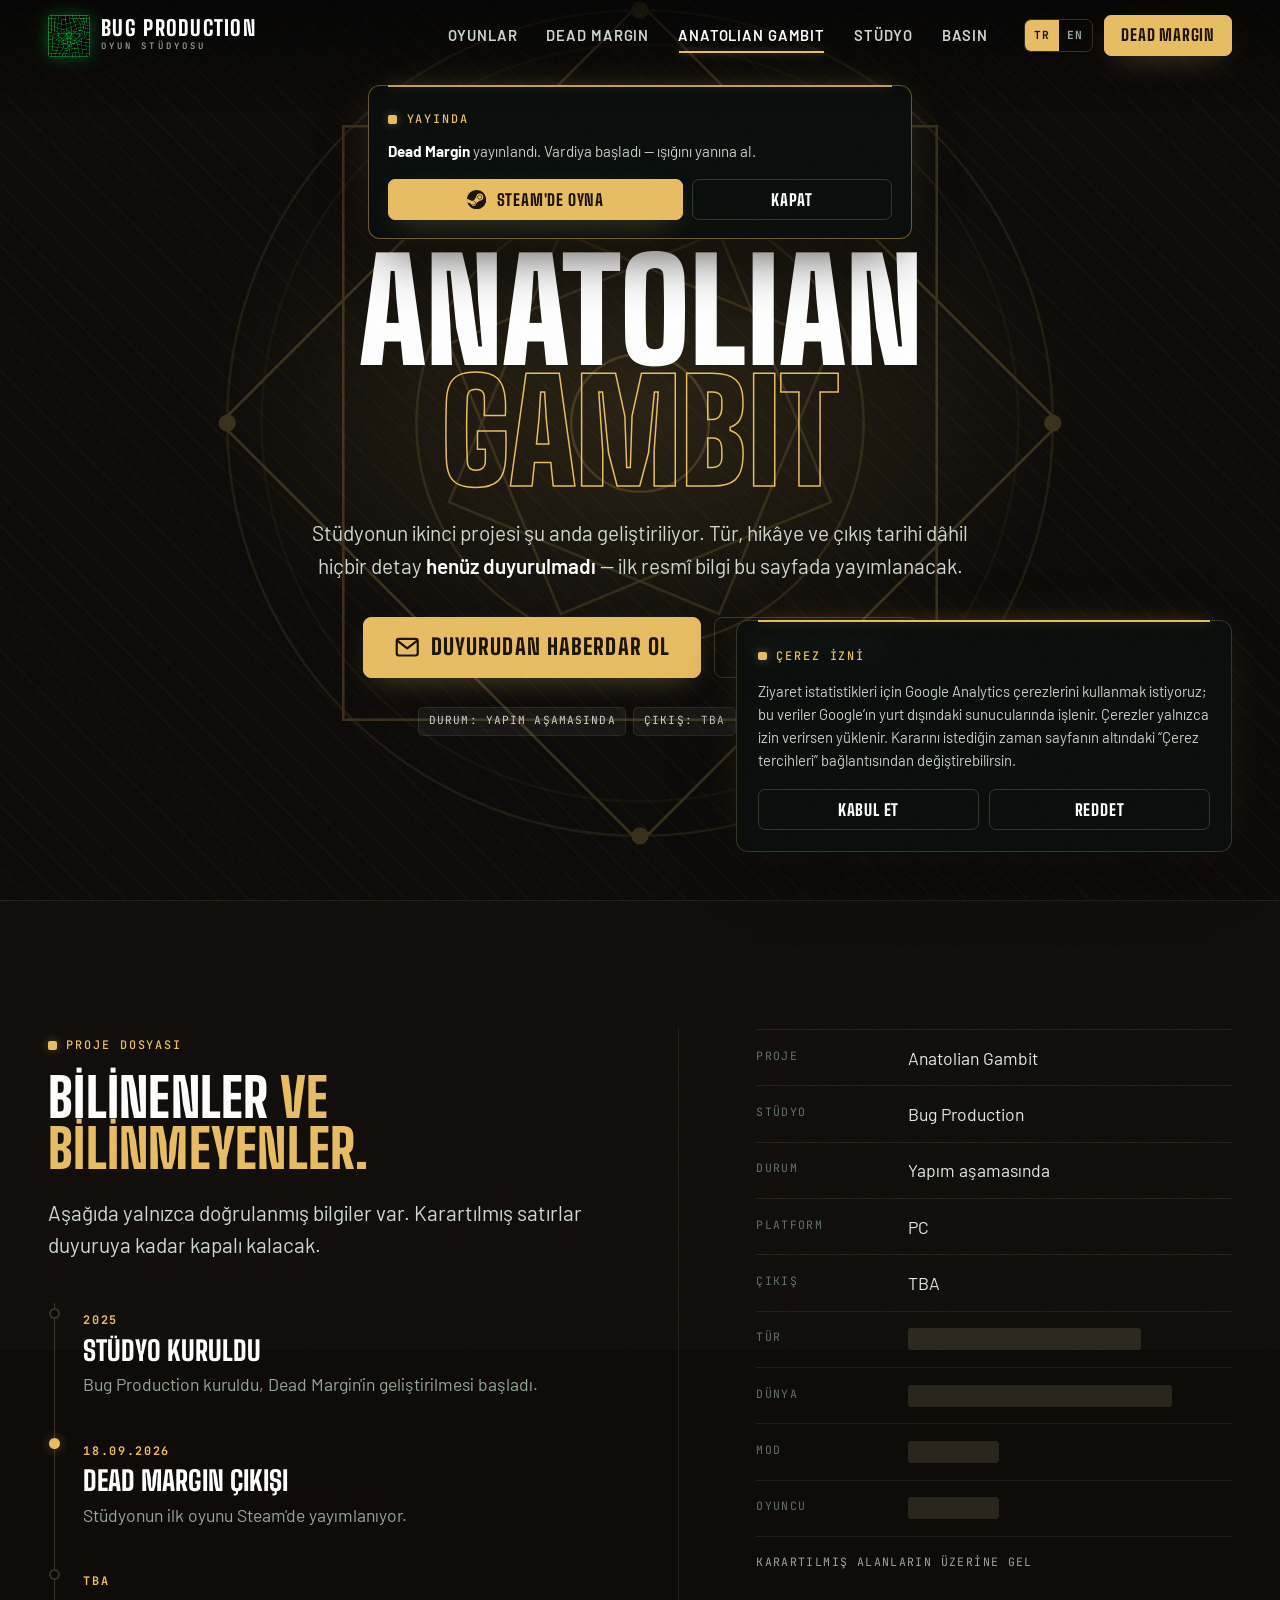
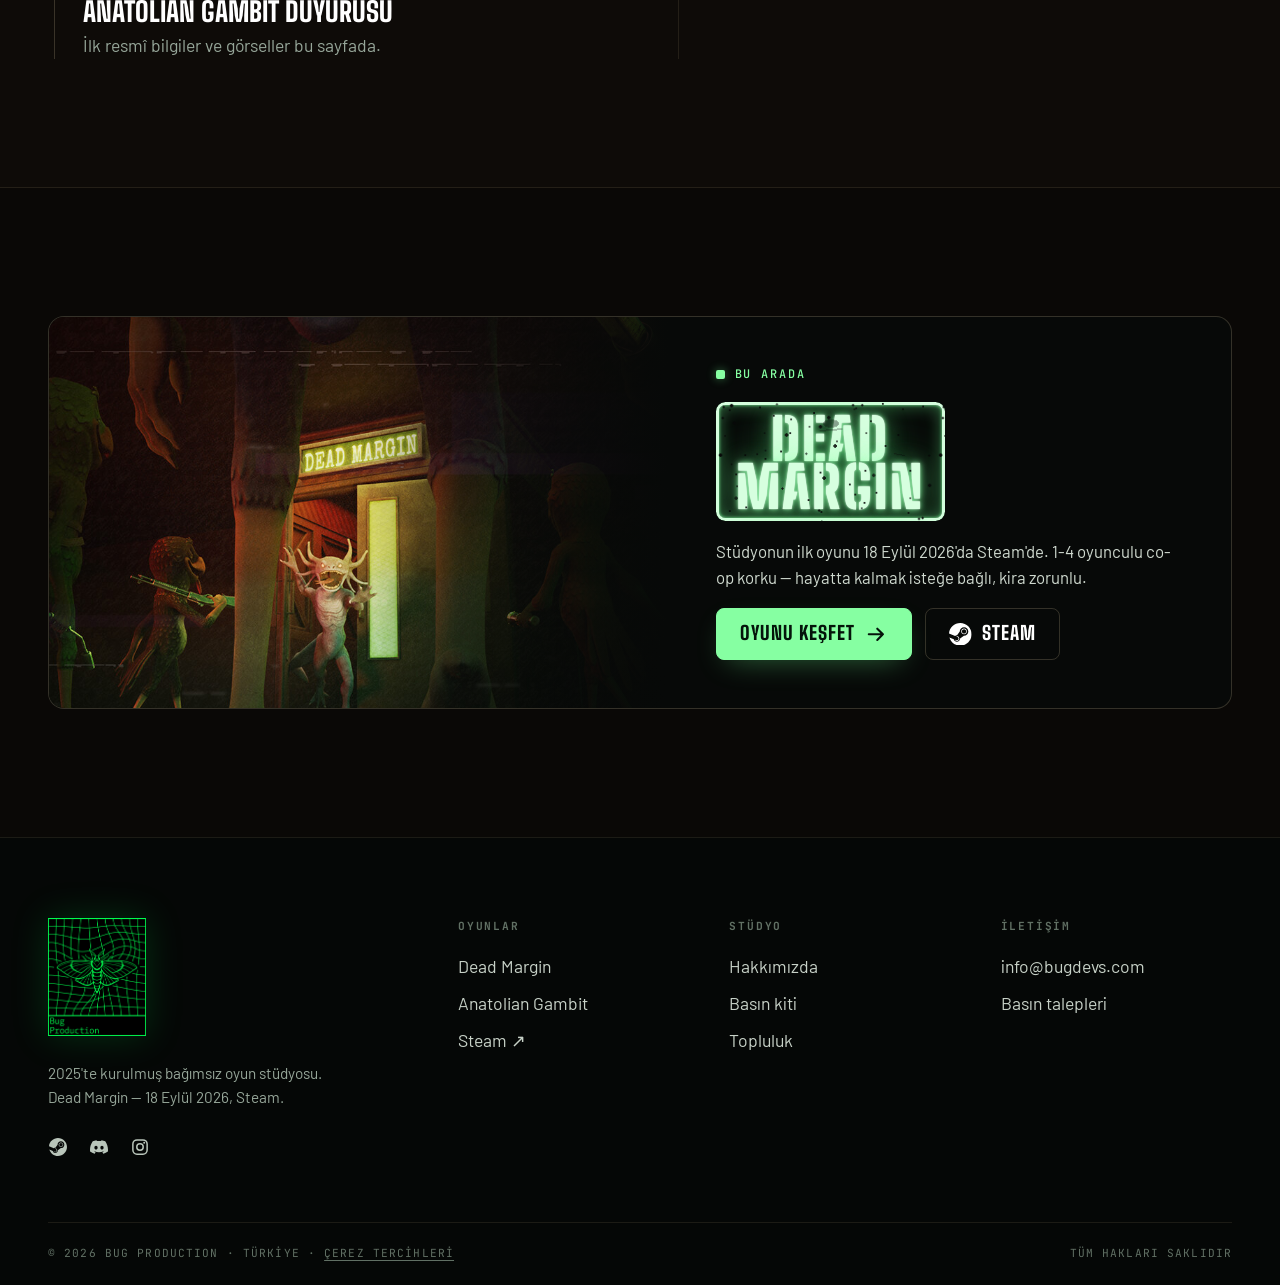
<file: anatolian-gambit.html>
<!DOCTYPE html>
<html lang="tr" data-site-lang="tr">
<head>
<meta charset="utf-8">
<meta name="viewport" content="width=device-width,initial-scale=1">

<title>Anatolian Gambit — Yapım Aşamasında | Bug Production</title>
<meta name="title-tr" content="Anatolian Gambit — Yapım Aşamasında | Bug Production">
<meta name="title-en" content="Anatolian Gambit — In Development | Bug Production">
<meta name="description" content="Anatolian Gambit, Bug Production'ın yapım aşamasındaki ikinci projesi. Duyuru yakında.">
<meta name="desc-tr" content="Anatolian Gambit, Bug Production'ın yapım aşamasındaki ikinci projesi. Duyuru yakında.">
<meta name="desc-en" content="Anatolian Gambit is Bug Production's second project, currently in development. Announcement soon.">
<meta name="robots" content="index,follow,max-image-preview:large">
<link rel="canonical" href="https://bugdevs.com/anatolian-gambit">

<meta property="og:type" content="website">
<meta property="og:site_name" content="Bug Production">
<meta property="og:url" content="https://bugdevs.com/anatolian-gambit">
<meta property="og:locale" content="tr_TR">
<meta property="og:locale:alternate" content="en_US">
<meta property="og:title" content="Anatolian Gambit — Bug Production">
<meta property="og:description" content="Yapım aşamasında. Duyuru yakında.">
<meta property="og:image" content="https://bugdevs.com/assets/img/logo/logo-512.png">
<meta property="og:image:width" content="512">
<meta property="og:image:height" content="512">
<meta property="og:image:alt" content="Bug Production logo">
<meta name="twitter:card" content="summary">
<meta name="theme-color" content="#0a0806">
<script type="application/ld+json">
{
  "@context": "https://schema.org",
  "@graph": [
    {
      "@type": "Organization",
      "@id": "https://bugdevs.com/#organization",
      "name": "Bug Production",
      "alternateName": ["BugDevs", "Bug Devs", "BugDev", "bugdevs.com", "Bug Production Games"],
      "url": "https://bugdevs.com/",
      "logo": {
        "@type": "ImageObject",
        "url": "https://bugdevs.com/assets/img/logo/logo-512.png",
        "width": 512,
        "height": 512
      },
      "email": "info@bugdevs.com",
      "foundingDate": "2025",
      "address": {"@type": "PostalAddress", "addressCountry": "TR"},
      "sameAs": [
        "https://www.instagram.com/bugproductiontr/",
        "https://discord.gg/FtvquKk4A",
        "https://github.com/Bug-Production",
        "https://store.steampowered.com/app/4509530/Dead_Margin/"
      ]
    },
    {
      "@type": "VideoGame",
      "@id": "https://bugdevs.com/anatolian-gambit#game",
      "name": "Anatolian Gambit",
      "url": "https://bugdevs.com/anatolian-gambit",
      "description": "Anatolian Gambit, Bug Production'ın yapım aşamasındaki ikinci oyunu. Duyuru yakında.",
      "image": "https://bugdevs.com/assets/img/logo/logo-512.png",
      "gamePlatform": "PC",
      "applicationCategory": "Game",
      "inLanguage": ["tr", "en"],
      "creativeWorkStatus": "InDevelopment",
      "author": {"@id": "https://bugdevs.com/#organization"},
      "publisher": {"@id": "https://bugdevs.com/#organization"}
    },
    {
      "@type": "BreadcrumbList",
      "itemListElement": [
        {"@type": "ListItem", "position": 1, "name": "Bug Production", "item": "https://bugdevs.com/"},
        {"@type": "ListItem", "position": 2, "name": "Anatolian Gambit", "item": "https://bugdevs.com/anatolian-gambit"}
      ]
    }
  ]
}
</script>

<link rel="icon" href="favicon.ico" sizes="16x16 32x32 48x48">
<link rel="apple-touch-icon" href="assets/img/logo/apple-touch-icon.png">
<link rel="preconnect" href="https://fonts.googleapis.com">
<link rel="preconnect" href="https://fonts.gstatic.com" crossorigin>
<link href="https://fonts.googleapis.com/css2?family=Barlow:ital,wght@0,400;0,500;0,600;0,700;1,400&family=Big+Shoulders:wght@700;800;900&family=Big+Shoulders+Stencil:wght@900&family=JetBrains+Mono:wght@500;700&display=swap" rel="stylesheet">
<link rel="stylesheet" href="assets/css/site.css">
<script>(function(){try{var l=localStorage.getItem('bp-lang');if(l==='en'){var r=document.documentElement;r.setAttribute('data-site-lang','en');r.setAttribute('lang','en');}}catch(e){}})();</script>
<!-- Google tag (gtag.js) — yalnızca çerez izni verilince yüklenir; izin çubuğu assets/js/site.js içinde -->
<script>
  window.dataLayer = window.dataLayer || [];
  function gtag(){dataLayer.push(arguments);}
  gtag('consent', 'default', {ad_storage: 'denied', ad_user_data: 'denied', ad_personalization: 'denied', analytics_storage: 'denied'});
  window.bpAnalytics = function (on) {
    var id = 'G-NFTLWWQ6W1';
    window['ga-disable-' + id] = !on;
    gtag('consent', 'update', {analytics_storage: on ? 'granted' : 'denied'});
    if (!on || window.bpAnalyticsLoaded) return;
    window.bpAnalyticsLoaded = true;
    gtag('js', new Date());
    gtag('config', id);
    var s = document.createElement('script');
    s.async = true;
    s.src = 'https://www.googletagmanager.com/gtag/js?id=' + id;
    document.head.appendChild(s);
  };
  try { if (localStorage.getItem('bp-consent') === 'granted') bpAnalytics(true); } catch (e) {}
</script>
</head>

<body data-theme="ag">
<!-- ikon seti (assets/img/icons.svg ile aynı) — file:// ile açılınca da çalışsın diye sayfaya gömülü -->
<svg class="sprite" width="0" height="0" style="position:absolute;overflow:hidden" aria-hidden="true" focusable="false"><symbol id="i-bug" viewBox="0 0 24 24"><g fill="none" stroke="currentColor" stroke-width="1.7" stroke-linecap="round"><ellipse cx="12" cy="14" rx="5" ry="7"/><circle cx="12" cy="5.4" r="2.4"/><path d="M10.2 3.6 8 1.5M13.8 3.6 16 1.5M7 10 3 7.6M7 14H2.6M7 18 3 20.4M17 10l4-2.4M17 14h4.4M17 18l4 2.4M12 7.8V21"/></g></symbol><symbol id="i-steam" viewBox="0 0 24 24"><path fill="currentColor" d="M11.979 0C5.678 0 .511 4.86.022 11.037l6.432 2.658c.545-.371 1.203-.59 1.912-.59.063 0 .125.004.188.006l2.861-4.142V8.91c0-2.495 2.028-4.524 4.524-4.524 2.494 0 4.524 2.031 4.524 4.527s-2.03 4.525-4.524 4.525h-.105l-4.076 2.911c0 .052.004.105.004.159 0 1.875-1.515 3.396-3.39 3.396-1.635 0-3.016-1.173-3.331-2.727L.436 15.27C1.862 20.307 6.486 24 11.979 24c6.627 0 11.999-5.373 11.999-12S18.605 0 11.979 0zM7.54 18.21l-1.473-.61c.262.543.714.999 1.314 1.25 1.297.539 2.793-.076 3.332-1.375.263-.63.264-1.319.005-1.949s-.75-1.121-1.377-1.383c-.624-.26-1.29-.249-1.878-.03l1.523.63c.956.4 1.409 1.5 1.009 2.455-.397.957-1.497 1.41-2.454 1.012zm11.415-9.303c0-1.662-1.353-3.015-3.015-3.015-1.665 0-3.015 1.353-3.015 3.015 0 1.665 1.35 3.015 3.015 3.015 1.663 0 3.015-1.35 3.015-3.015zm-5.273-.005c0-1.252 1.013-2.266 2.265-2.266 1.249 0 2.266 1.014 2.266 2.266 0 1.251-1.017 2.265-2.266 2.265-1.253 0-2.265-1.014-2.265-2.265z"/></symbol><symbol id="i-discord" viewBox="0 0 24 24"><path fill="currentColor" d="M20.317 4.37a19.79 19.79 0 0 0-4.885-1.515.074.074 0 0 0-.079.037c-.21.375-.444.865-.608 1.25a18.27 18.27 0 0 0-5.487 0 12.64 12.64 0 0 0-.617-1.25.077.077 0 0 0-.079-.037A19.74 19.74 0 0 0 3.677 4.37a.07.07 0 0 0-.032.028C.533 9.046-.319 13.58.099 18.058a.082.082 0 0 0 .031.056 19.9 19.9 0 0 0 5.993 3.03.078.078 0 0 0 .084-.028c.462-.63.874-1.295 1.226-1.994a.076.076 0 0 0-.041-.106 13.1 13.1 0 0 1-1.872-.892.077.077 0 0 1-.008-.128c.126-.094.252-.192.372-.291a.074.074 0 0 1 .078-.01c3.928 1.793 8.18 1.793 12.062 0a.074.074 0 0 1 .078.009c.12.1.246.198.373.292a.077.077 0 0 1-.006.127 12.3 12.3 0 0 1-1.873.892.077.077 0 0 0-.041.107c.36.698.772 1.362 1.225 1.993a.076.076 0 0 0 .084.029 19.84 19.84 0 0 0 6.002-3.03.077.077 0 0 0 .032-.054c.5-5.177-.838-9.674-3.549-13.66a.061.061 0 0 0-.031-.03zM8.02 15.331c-1.183 0-2.157-1.085-2.157-2.419 0-1.333.956-2.419 2.157-2.419 1.21 0 2.176 1.096 2.157 2.42 0 1.333-.956 2.418-2.157 2.418zm7.975 0c-1.183 0-2.157-1.085-2.157-2.419 0-1.333.955-2.419 2.157-2.419 1.21 0 2.176 1.096 2.157 2.42 0 1.333-.946 2.418-2.157 2.418z"/></symbol><symbol id="i-instagram" viewBox="0 0 24 24"><g fill="none" stroke="currentColor" stroke-width="2"><rect x="2.5" y="2.5" width="19" height="19" rx="5.5"/><circle cx="12" cy="12" r="4.3"/></g><circle cx="17.6" cy="6.4" r="1.3" fill="currentColor"/></symbol><symbol id="i-mail" viewBox="0 0 24 24"><g fill="none" stroke="currentColor" stroke-width="2" stroke-linejoin="round"><rect x="2.5" y="4.5" width="19" height="15" rx="2"/><path d="m3 6 9 7 9-7"/></g></symbol><symbol id="i-play" viewBox="0 0 24 24"><path fill="currentColor" d="M7 4.5v15a1 1 0 0 0 1.53.85l12-7.5a1 1 0 0 0 0-1.7l-12-7.5A1 1 0 0 0 7 4.5Z"/></symbol><symbol id="i-arrow" viewBox="0 0 24 24"><path fill="none" stroke="currentColor" stroke-width="2.2" stroke-linecap="round" stroke-linejoin="round" d="M4 12h15m-6-6 6 6-6 6"/></symbol><symbol id="i-lock" viewBox="0 0 24 24"><g fill="none" stroke="currentColor" stroke-width="2" stroke-linecap="round"><rect x="4.5" y="10.5" width="15" height="10" rx="2"/><path d="M8 10.5V7.5a4 4 0 0 1 8 0v3"/></g></symbol><symbol id="i-copy" viewBox="0 0 24 24"><g fill="none" stroke="currentColor" stroke-width="2" stroke-linejoin="round"><rect x="8.5" y="8.5" width="12" height="12" rx="2"/><path d="M15.5 8.5V5a1.5 1.5 0 0 0-1.5-1.5H5A1.5 1.5 0 0 0 3.5 5v9A1.5 1.5 0 0 0 5 15.5h3.5"/></g></symbol><symbol id="i-down" viewBox="0 0 24 24"><path fill="none" stroke="currentColor" stroke-width="2.2" stroke-linecap="round" stroke-linejoin="round" d="M12 4v13m-6-6 6 6 6-6M5 20.5h14"/></symbol></svg>

<header class="hdr">
  <a class="brand" href="/" aria-label="Bug Production">
    <img class="brand-mark" src="assets/img/logo/mark-160.png" alt="" width="40" height="40">
    <span class="brand-name"><span lang="en">Bug Production</span><small><span data-lang="tr">OYUN STÜDYOSU</span><span data-lang="en">GAME STUDIO</span></small></span>
  </a>
  <nav class="nav" aria-label="Ana menü">
    <a href="/#oyunlar"><span data-lang="tr">Oyunlar</span><span data-lang="en">Games</span></a>
    <a href="/dead-margin" lang="en">Dead Margin</a>
    <a href="/anatolian-gambit" lang="en" aria-current="page">Anatolian Gambit</a>
    <a href="/#studyo"><span data-lang="tr">Stüdyo</span><span data-lang="en">Studio</span></a>
    <a href="/press"><span data-lang="tr">Basın</span><span data-lang="en">Press</span></a>
  </nav>
  <div class="hdr-end">
    <div class="lang" role="group" aria-label="Dil / Language">
      <button type="button" data-lang-btn="tr" aria-pressed="true">TR</button>
      <button type="button" data-lang-btn="en" aria-pressed="false">EN</button>
    </div>
    <a class="btn btn-acc btn-sm hdr-cta" href="/dead-margin" lang="en">Dead Margin</a>
    <button class="burger" aria-label="Menü" aria-expanded="false"><span></span><span></span><span></span></button>
  </div>
</header>

<nav class="mnav" aria-label="Mobil menü">
  <a href="/#oyunlar"><span data-lang="tr">Oyunlar</span><span data-lang="en">Games</span></a>
  <a href="/dead-margin" lang="en">Dead Margin</a>
  <a href="/anatolian-gambit" lang="en">Anatolian Gambit</a>
  <a href="/#studyo"><span data-lang="tr">Stüdyo</span><span data-lang="en">Studio</span></a>
  <a href="/press"><span data-lang="tr">Basın</span><span data-lang="en">Press</span></a>
</nav>

<main>
<!-- ============ HERO ============ -->
<section class="hero hero--seal">
  <div class="seal-bg" aria-hidden="true">
    <svg class="seal" viewBox="0 0 200 200" fill="none" stroke="currentColor" stroke-width=".6">
      <circle cx="100" cy="100" r="96" opacity=".45"/><circle cx="100" cy="100" r="88" opacity=".22"/>
      <rect x="31" y="31" width="138" height="138"/><rect x="31" y="31" width="138" height="138" transform="rotate(45 100 100)"/>
      <circle cx="100" cy="100" r="52" opacity=".6"/>
      <rect x="66" y="66" width="68" height="68" transform="rotate(22.5 100 100)" opacity=".7"/>
      <rect x="66" y="66" width="68" height="68" transform="rotate(67.5 100 100)" opacity=".7"/>
      <circle cx="100" cy="100" r="16" opacity=".9"/>
      <circle cx="100" cy="4" r="2" fill="currentColor" stroke="none"/><circle cx="100" cy="196" r="2" fill="currentColor" stroke="none"/>
      <circle cx="4" cy="100" r="2" fill="currentColor" stroke="none"/><circle cx="196" cy="100" r="2" fill="currentColor" stroke="none"/>
    </svg>
  </div>

  <div class="wrap hero-in">
    <p class="pill pill-acc"><span data-lang="tr">Proje 02 · yapım aşamasında</span><span data-lang="en">Project 02 · in development</span></p>
    <h1 class="band-title" lang="en">Anatolian <span>Gambit</span></h1>
    <p class="lead">
      <span data-lang="tr">Stüdyonun ikinci projesi şu anda geliştiriliyor. Tür, hikâye ve çıkış tarihi dâhil hiçbir detay <strong>henüz duyurulmadı</strong> — ilk resmî bilgi bu sayfada yayımlanacak.</span>
      <span data-lang="en">The studio's second project is currently in development. No details — genre, story or release date — have been <strong>announced yet</strong>. The first official information will be published on this page.</span>
    </p>
    <div class="btn-row">
      <a class="btn btn-acc btn-lg" href="mailto:info@bugdevs.com?subject=Anatolian%20Gambit">
        <svg class="ico" aria-hidden="true"><use href="#i-mail"/></svg>
        <span data-lang="tr">Duyurudan haberdar ol</span><span data-lang="en">Get notified</span>
      </a>
      <a class="btn btn-lg" href="#dosya"><span data-lang="tr">Proje dosyası</span><span data-lang="en">Project file</span></a>
    </div>
    <ul class="tags">
      <li><span data-lang="tr">Durum: yapım aşamasında</span><span data-lang="en">Status: in development</span></li>
      <li><span data-lang="tr">Çıkış: TBA</span><span data-lang="en">Release: TBA</span></li>
      <li>Platform: PC</li>
    </ul>
  </div>
</section>

<!-- ============ DOSYA ============ -->
<section class="sec sec-alt" id="dosya">
  <div class="wrap duo">
    <div class="rv">
      <p class="eyebrow"><span data-lang="tr">Proje dosyası</span><span data-lang="en">Project file</span></p>
      <h2 class="h2"><span data-lang="tr">Bilinenler <em>ve bilinmeyenler.</em></span><span data-lang="en">What is known <em>and what is not.</em></span></h2>
      <p class="lead">
        <span data-lang="tr">Aşağıda yalnızca doğrulanmış bilgiler var. Karartılmış satırlar duyuruya kadar kapalı kalacak.</span>
        <span data-lang="en">Only verified information is listed. The redacted lines stay closed until the announcement.</span>
      </p>
      <ol class="log" style="margin-top:2.6rem">
        <li><time>2025</time><b><span data-lang="tr">Stüdyo kuruldu</span><span data-lang="en">Studio founded</span></b>
          <p><span data-lang="tr">Bug Production kuruldu, Dead Margin'in geliştirilmesi başladı.</span><span data-lang="en">Bug Production is founded and Dead Margin enters development.</span></p></li>
        <li class="now"><time>18.09.2026</time><b><span data-lang="tr"><span lang="en">Dead Margin</span> çıkışı</span><span data-lang="en">Dead Margin launch</span></b>
          <p><span data-lang="tr">Stüdyonun ilk oyunu Steam'de yayımlanıyor.</span><span data-lang="en">The studio's first game ships on Steam.</span></p></li>
        <li><time>TBA</time><b><span data-lang="tr"><span lang="en">Anatolian Gambit</span> duyurusu</span><span data-lang="en">Anatolian Gambit reveal</span></b>
          <p><span data-lang="tr">İlk resmî bilgiler ve görseller bu sayfada.</span><span data-lang="en">The first official details and visuals, right here.</span></p></li>
      </ol>
    </div>

    <div class="rv rv-d1">
      <dl class="facts">
        <div><dt><span data-lang="tr">Proje</span><span data-lang="en">Project</span></dt><dd lang="en">Anatolian Gambit</dd></div>
        <div><dt><span data-lang="tr">Stüdyo</span><span data-lang="en">Studio</span></dt><dd lang="en">Bug Production</dd></div>
        <div><dt><span data-lang="tr">Durum</span><span data-lang="en">Status</span></dt><dd><span data-lang="tr">Yapım aşamasında</span><span data-lang="en">In development</span></dd></div>
        <div><dt><span data-lang="tr">Platform</span><span data-lang="en">Platform</span></dt><dd>PC</dd></div>
        <div><dt><span data-lang="tr">Çıkış</span><span data-lang="en">Release</span></dt><dd>TBA</dd></div>
        <div><dt><span data-lang="tr">Tür</span><span data-lang="en">Genre</span></dt><dd><span class="redact"><span data-lang="tr">duyurulmadı — sınıflandırılmış</span><span data-lang="en">unannounced — classified</span></span></dd></div>
        <div><dt><span data-lang="tr">Dünya</span><span data-lang="en">Setting</span></dt><dd><span class="redact"><span data-lang="tr">duyurulmadı — sınıflandırılmış veri</span><span data-lang="en">unannounced — classified data</span></span></dd></div>
        <div><dt><span data-lang="tr">Mod</span><span data-lang="en">Modes</span></dt><dd><span class="redact"><span data-lang="tr">bilgi kapalı</span><span data-lang="en">information sealed</span></span></dd></div>
        <div><dt><span data-lang="tr">Oyuncu</span><span data-lang="en">Players</span></dt><dd><span class="redact"><span data-lang="tr">bilgi kapalı</span><span data-lang="en">information sealed</span></span></dd></div>
      </dl>
      <p class="muted mono" style="font-size:.72rem;letter-spacing:.12em;margin-top:1rem;text-transform:uppercase">
        <span data-lang="tr">Karartılmış alanların üzerine gel</span><span data-lang="en">Hover the redacted fields</span>
      </p>
    </div>
  </div>
</section>

<!-- ============ BU ARADA: DEAD MARGIN ============ -->
<section class="sec">
  <div class="wrap">
    <article class="promo rv">
      <div class="promo-img" aria-hidden="true"><img class="crop-osd" src="assets/img/dm/keyart.jpg" alt="" loading="lazy"></div>
      <div class="promo-txt">
        <p class="eyebrow"><span data-lang="tr">Bu arada</span><span data-lang="en">Meanwhile</span></p>
        <span class="sign sign-sm" lang="en" aria-hidden="true"><span>Dead</span><span>Margin</span></span>
        <p class="lead">
          <span data-lang="tr">Stüdyonun ilk oyunu 18 Eylül 2026'da Steam'de. 1-4 oyunculu co-op korku — hayatta kalmak isteğe bağlı, kira zorunlu.</span>
          <span data-lang="en">The studio's first game hits Steam on September 18, 2026. 1-4 player co-op horror — survival is optional, rent is mandatory.</span>
        </p>
        <div class="btn-row">
          <a class="btn btn-acc" href="/dead-margin"><span data-lang="tr">Oyunu keşfet</span><span data-lang="en">Explore the game</span> <svg class="ico" aria-hidden="true"><use href="#i-arrow"/></svg></a>
          <a class="btn" href="https://store.steampowered.com/app/4509530/Dead_Margin/" target="_blank" rel="noopener"><svg class="ico" aria-hidden="true"><use href="#i-steam"/></svg> Steam</a>
        </div>
      </div>
    </article>
  </div>
</section>
</main>

<footer class="foot">
  <div class="wrap">
    <div class="foot-grid">
      <div class="foot-brand">
        <a class="foot-logo" href="/"><img src="assets/img/logo/logo-480.png" alt="Bug Production" width="399" height="480" loading="lazy"></a>
        <p>
          <span data-lang="tr">2025'te kurulmuş bağımsız oyun stüdyosu. Dead Margin — 18 Eylül 2026, Steam.</span>
          <span data-lang="en">Independent game studio founded in 2025. Dead Margin — September 18, 2026 on Steam.</span>
        </p>
        <div class="socials">
          <a href="https://store.steampowered.com/app/4509530/Dead_Margin/" target="_blank" rel="noopener" aria-label="Steam"><svg aria-hidden="true"><use href="#i-steam"/></svg></a>
          <a href="https://discord.gg/FtvquKk4A" target="_blank" rel="noopener" aria-label="Discord"><svg aria-hidden="true"><use href="#i-discord"/></svg></a>
          <a href="https://www.instagram.com/bugproductiontr/" target="_blank" rel="noopener" aria-label="Instagram"><svg aria-hidden="true"><use href="#i-instagram"/></svg></a>
        </div>
      </div>
      <div>
        <h4><span data-lang="tr">Oyunlar</span><span data-lang="en">Games</span></h4>
        <ul>
          <li><a href="/dead-margin" lang="en">Dead Margin</a></li>
          <li><a href="/anatolian-gambit" lang="en">Anatolian Gambit</a></li>
          <li><a href="https://store.steampowered.com/app/4509530/Dead_Margin/" target="_blank" rel="noopener">Steam ↗</a></li>
        </ul>
      </div>
      <div>
        <h4><span data-lang="tr">Stüdyo</span><span data-lang="en">Studio</span></h4>
        <ul>
          <li><a href="/#studyo"><span data-lang="tr">Hakkımızda</span><span data-lang="en">About</span></a></li>
          <li><a href="/press"><span data-lang="tr">Basın kiti</span><span data-lang="en">Press kit</span></a></li>
          <li><a href="/#iletisim"><span data-lang="tr">Topluluk</span><span data-lang="en">Community</span></a></li>
        </ul>
      </div>
      <div>
        <h4><span data-lang="tr">İletişim</span><span data-lang="en">Contact</span></h4>
        <ul>
          <li><a href="mailto:info@bugdevs.com">info@bugdevs.com</a></li>
          <li><a href="/press#iletisim"><span data-lang="tr">Basın talepleri</span><span data-lang="en">Press requests</span></a></li>
        </ul>
      </div>
    </div>
    <div class="foot-bot">
      <span>© <span data-year>2026</span> <span lang="en">Bug Production</span> · Türkiye · <button type="button" data-consent-open><span data-lang="tr">Çerez tercihleri</span><span data-lang="en">Cookie settings</span></button></span>
      <span><span data-lang="tr">Tüm hakları saklıdır</span><span data-lang="en">All rights reserved</span></span>
    </div>
  </div>
</footer>

<script src="assets/js/site.js" defer></script>
</body>
</html>
</file>
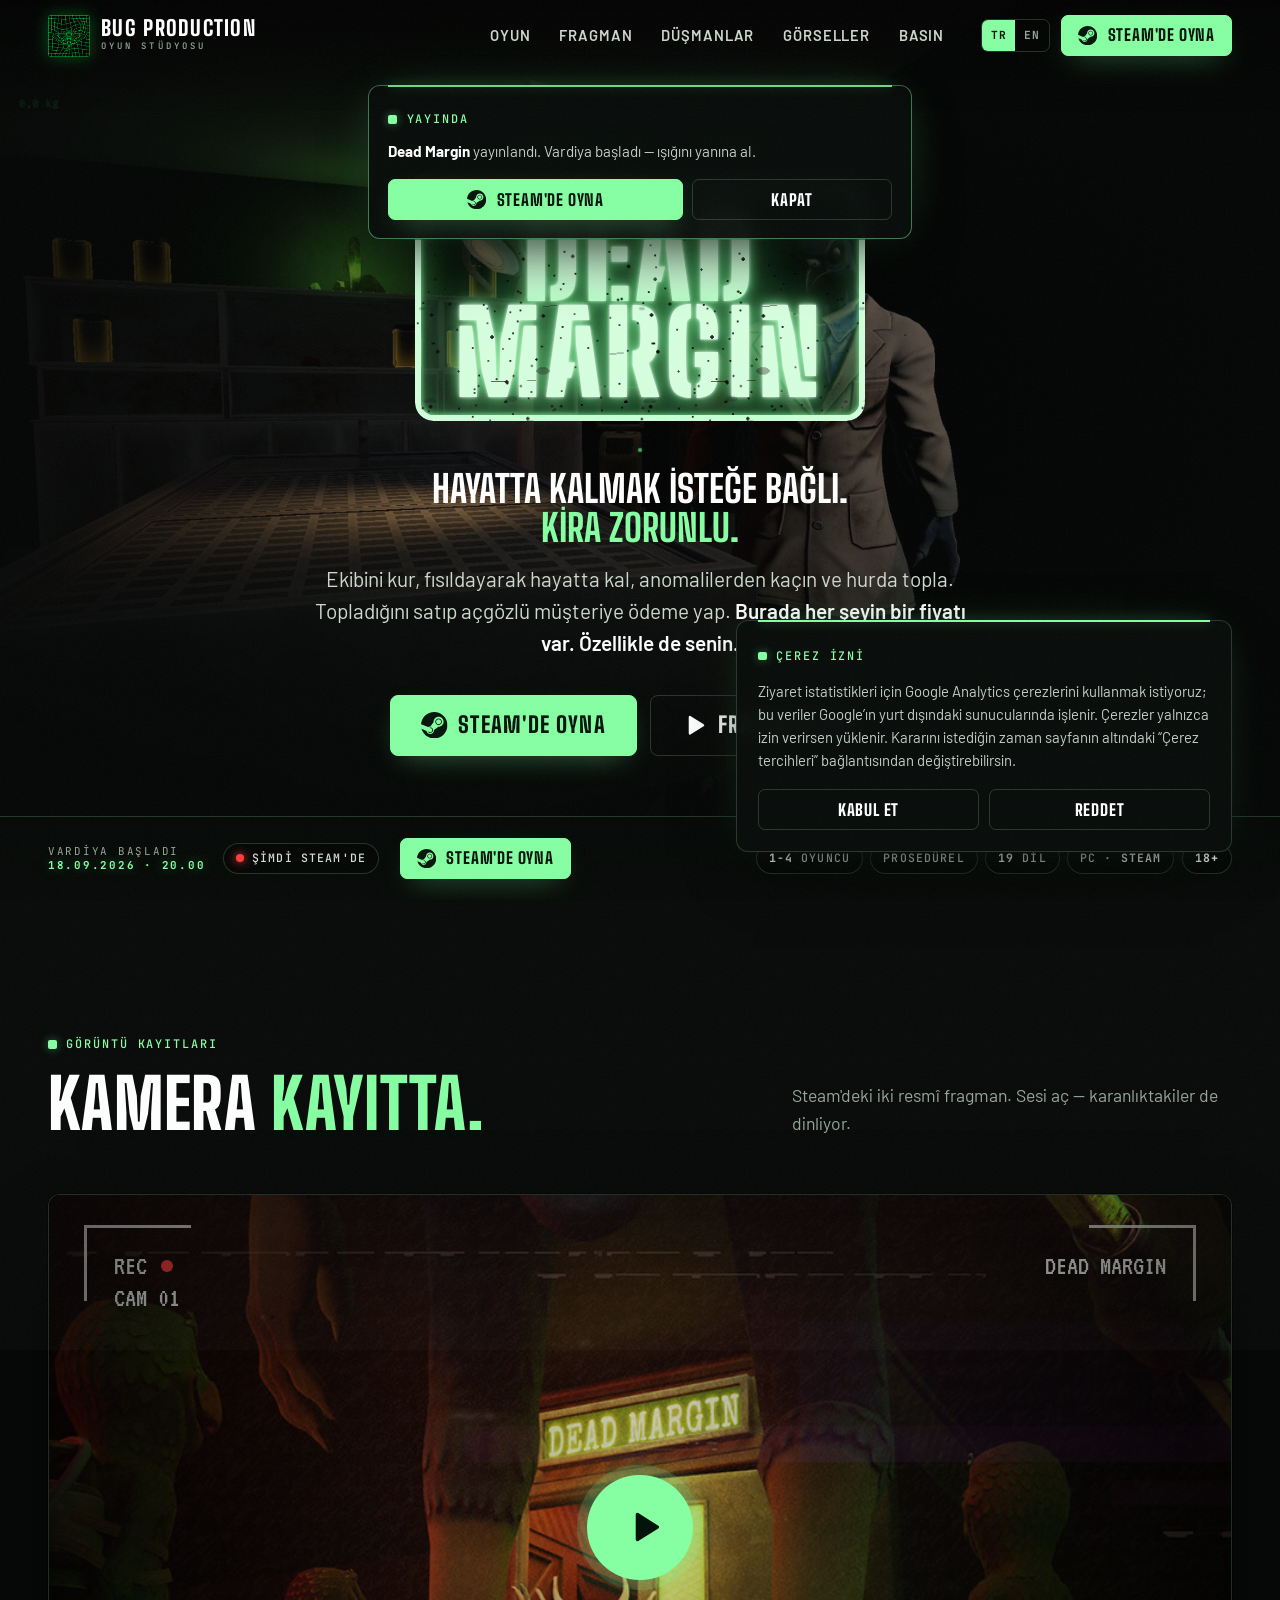
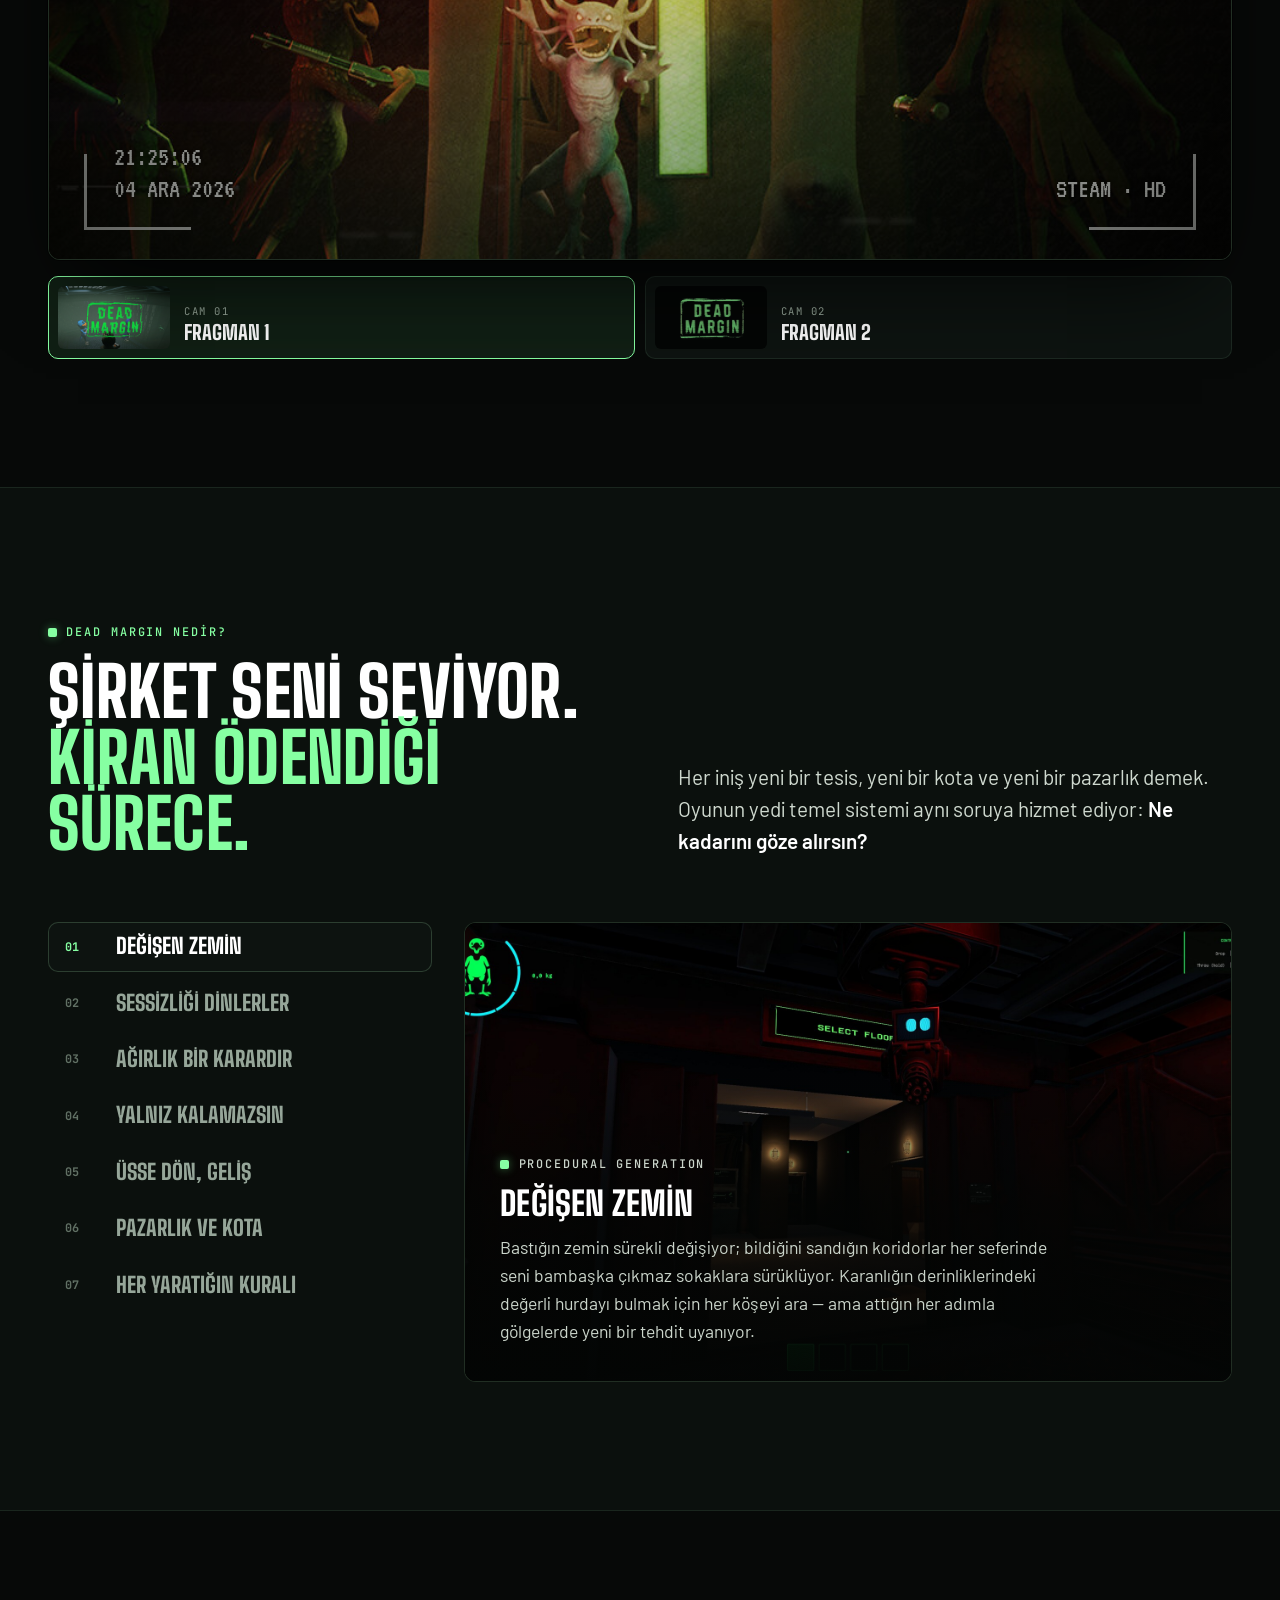
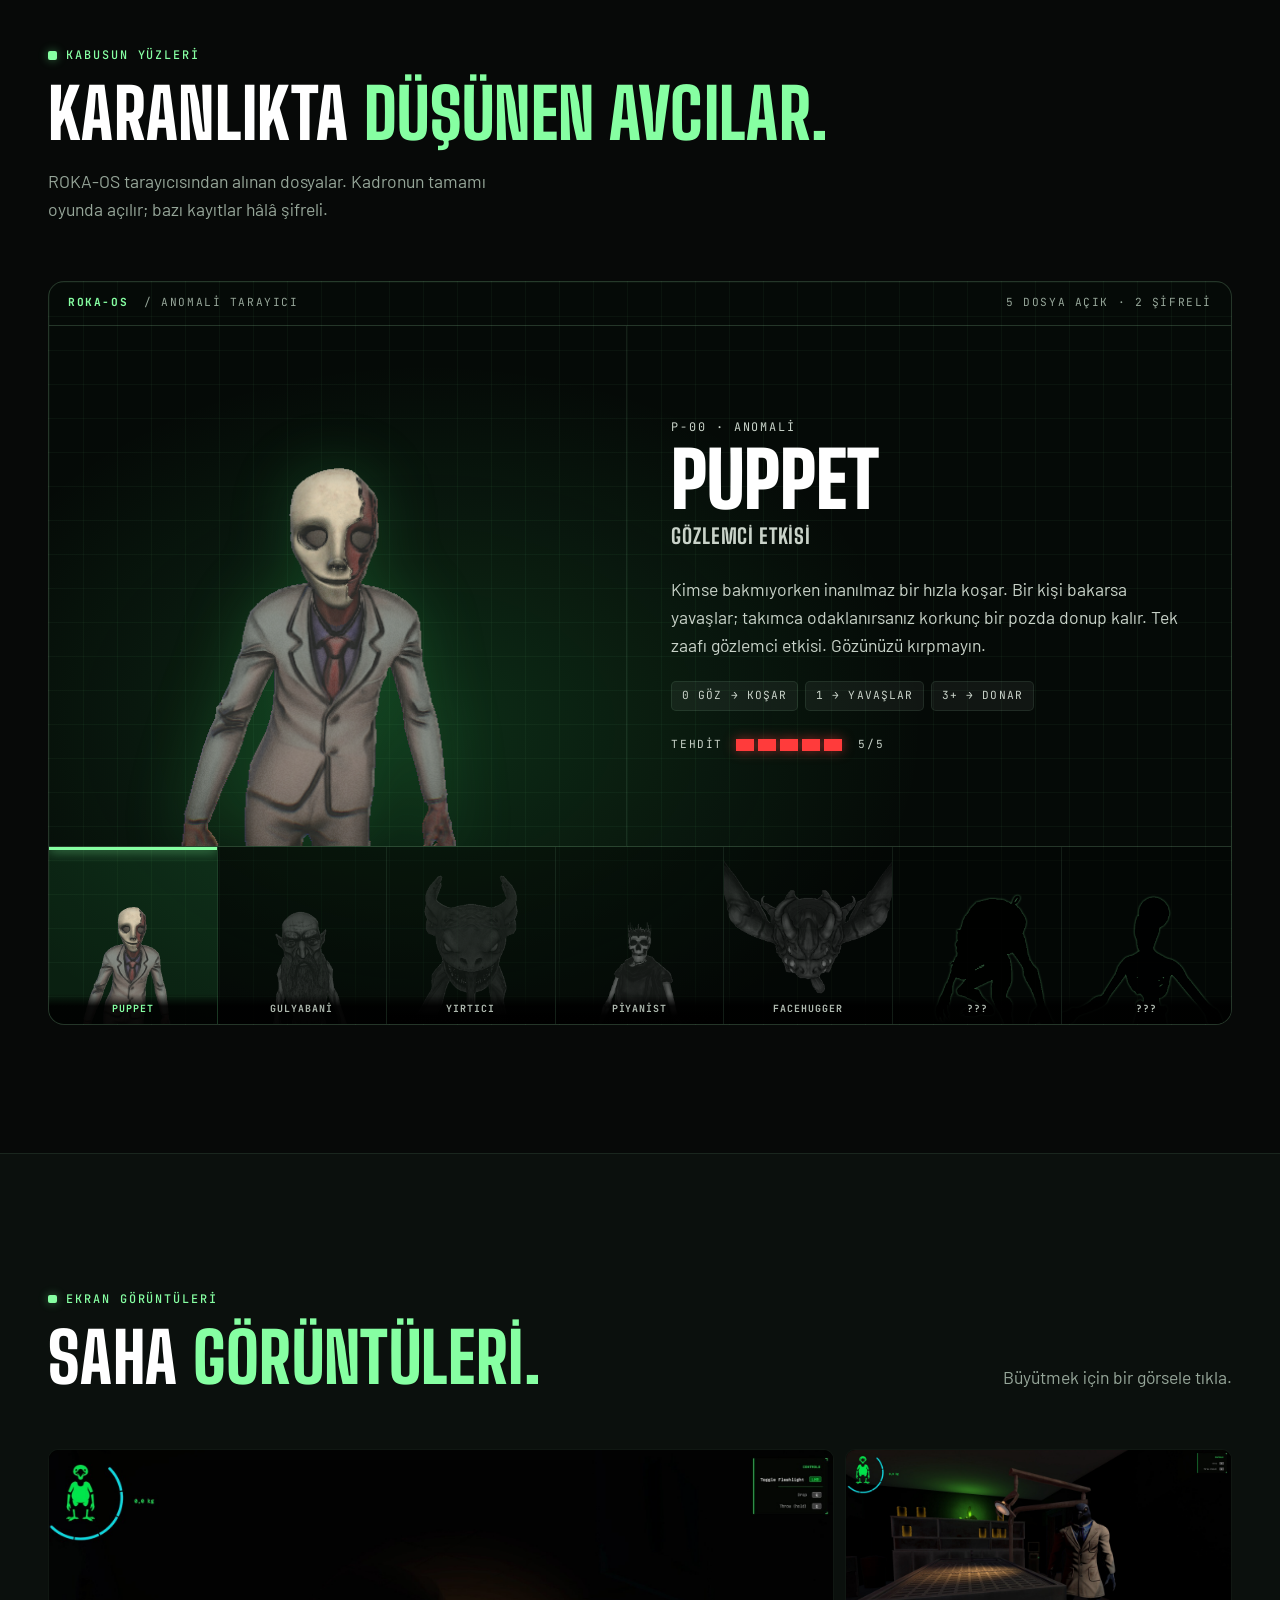
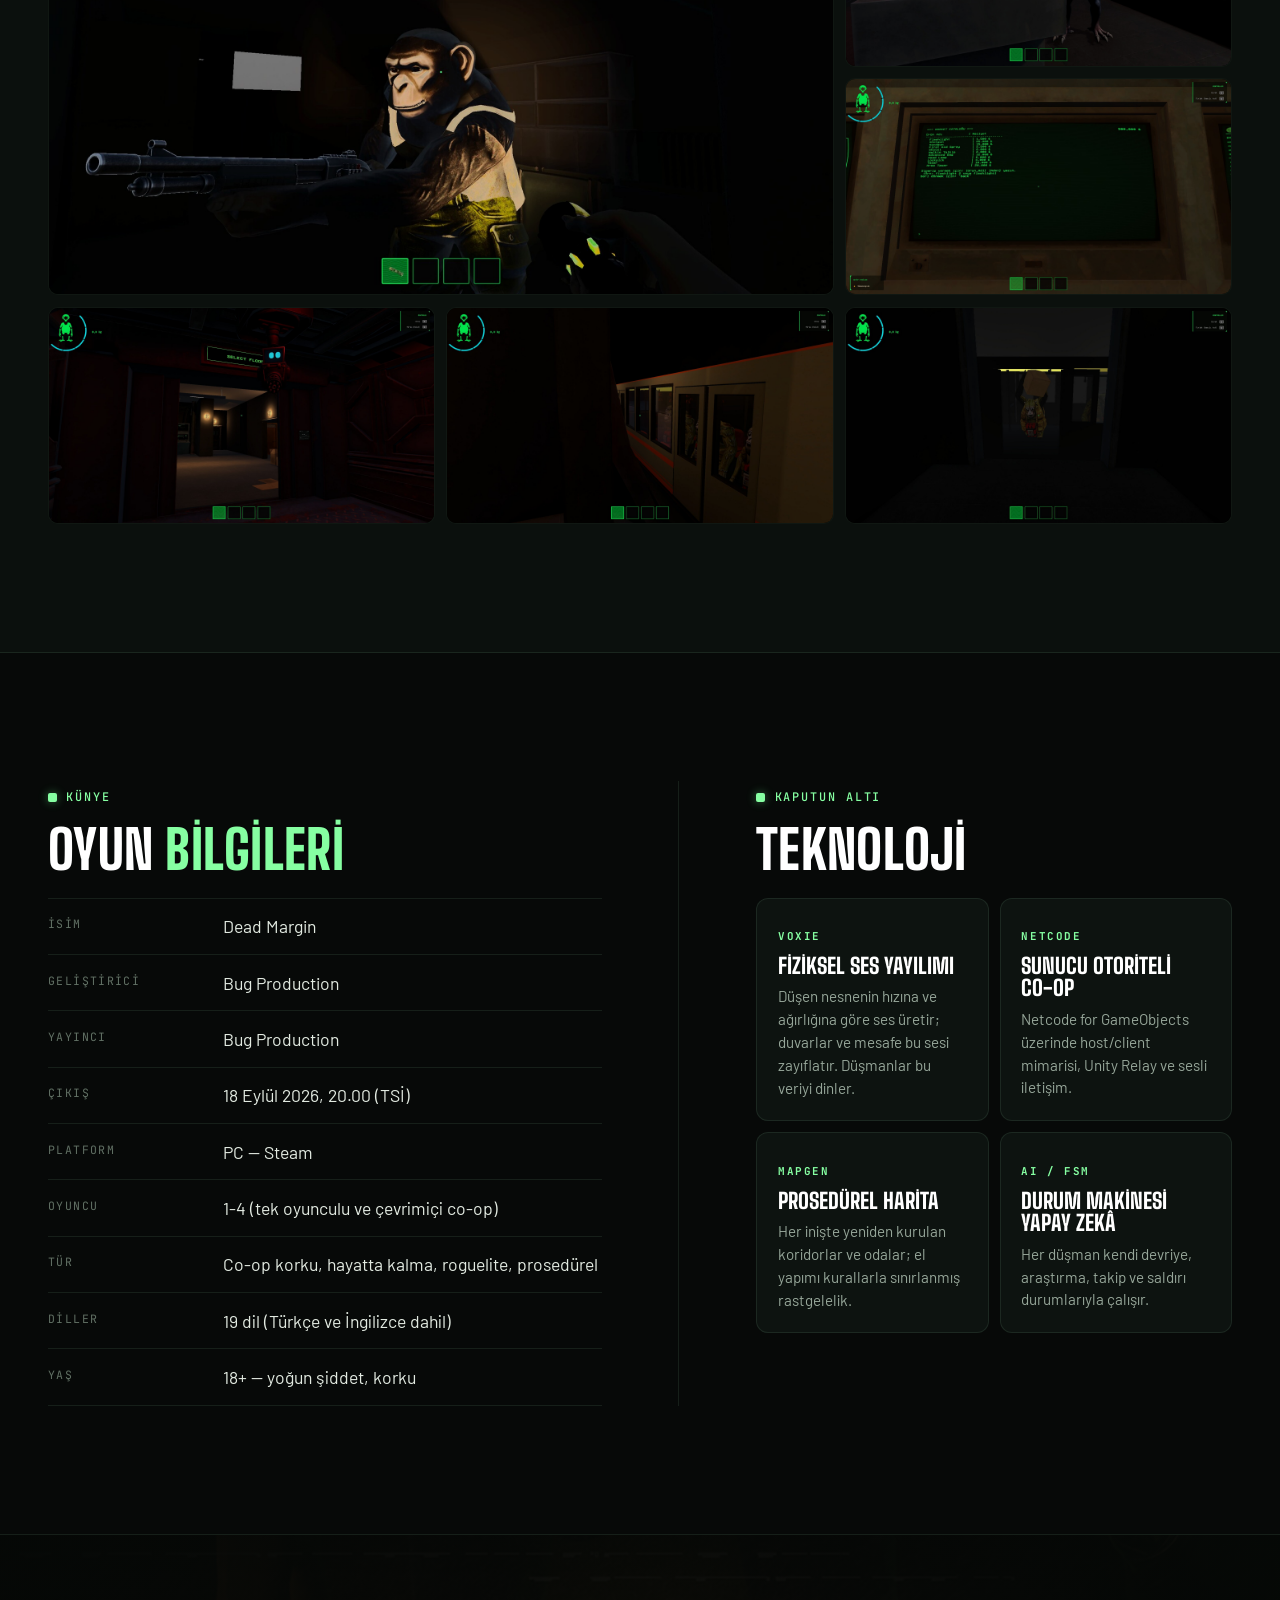
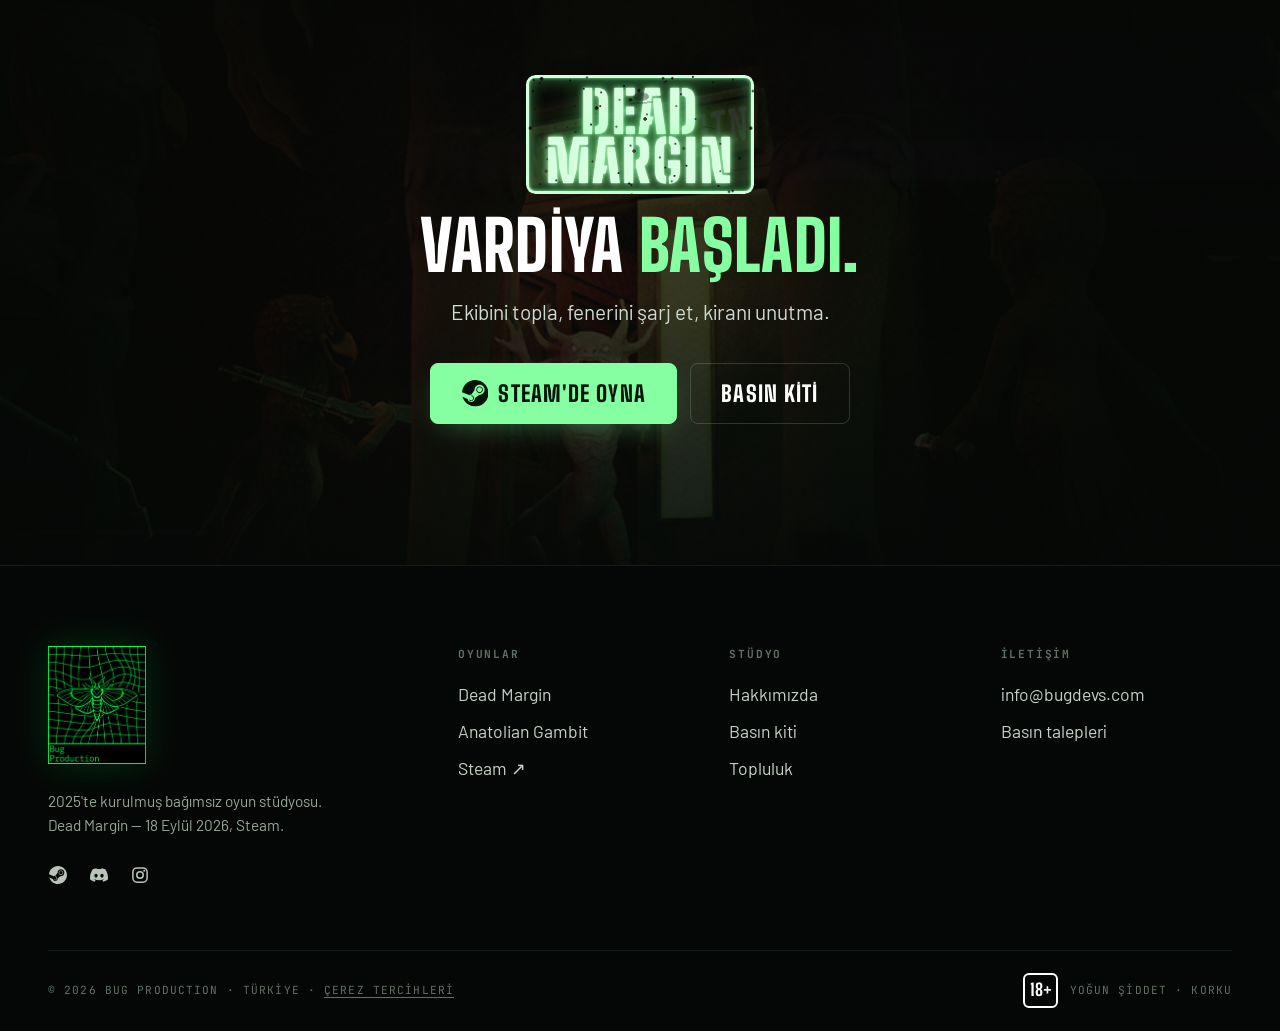
<file: dead-margin.html>
<!DOCTYPE html>
<html lang="tr" data-site-lang="tr">
<head>
<meta charset="utf-8">
<meta name="viewport" content="width=device-width,initial-scale=1">

<title>Dead Margin — 1-4 Oyunculu Co-op Korku | Bug Production</title>
<meta name="title-tr" content="Dead Margin — 1-4 Oyunculu Co-op Korku | Bug Production">
<meta name="title-en" content="Dead Margin — 1-4 Player Co-op Horror | Bug Production">
<meta name="description" content="Dead Margin, 1-4 oyunculu acımasız bir co-op korku oyunu: karanlıkta hurda topla, fısıldayarak hayatta kal, kiranı öde. 18 Eylül 2026'da Steam'de.">
<meta name="desc-tr" content="Dead Margin, 1-4 oyunculu acımasız bir co-op korku oyunu: karanlıkta hurda topla, fısıldayarak hayatta kal, kiranı öde. 18 Eylül 2026'da Steam'de.">
<meta name="desc-en" content="Dead Margin is a brutal 1-4 player co-op horror game: scavenge scrap in the dark, whisper to survive, pay the rent. On Steam September 18, 2026.">
<meta name="robots" content="index,follow,max-image-preview:large">
<link rel="canonical" href="https://bugdevs.com/dead-margin">

<meta property="og:type" content="website">
<meta property="og:site_name" content="Bug Production">
<meta property="og:url" content="https://bugdevs.com/dead-margin">
<meta property="og:locale" content="tr_TR">
<meta property="og:locale:alternate" content="en_US">
<meta property="og:title" content="Dead Margin — Bug Production">
<meta property="og:description" content="1-4 oyunculu acımasız bir co-op korku oyunu. 18 Eylül 2026 — Steam.">
<meta property="og:image" content="https://bugdevs.com/assets/img/dm/keyart.jpg">
<meta property="og:image:width" content="1438">
<meta property="og:image:height" content="810">
<meta property="og:image:alt" content="Dead Margin key art">
<meta name="twitter:card" content="summary_large_image">
<meta name="theme-color" content="#070908">
<script type="application/ld+json">
{
  "@context": "https://schema.org",
  "@graph": [
    {
      "@type": "Organization",
      "@id": "https://bugdevs.com/#organization",
      "name": "Bug Production",
      "alternateName": ["BugDevs", "Bug Devs", "BugDev", "bugdevs.com", "Bug Production Games"],
      "url": "https://bugdevs.com/",
      "logo": {
        "@type": "ImageObject",
        "url": "https://bugdevs.com/assets/img/logo/logo-512.png",
        "width": 512,
        "height": 512
      },
      "email": "info@bugdevs.com",
      "foundingDate": "2025",
      "address": {"@type": "PostalAddress", "addressCountry": "TR"},
      "sameAs": [
        "https://www.instagram.com/bugproductiontr/",
        "https://discord.gg/FtvquKk4A",
        "https://github.com/Bug-Production",
        "https://store.steampowered.com/app/4509530/Dead_Margin/"
      ]
    },
    {
      "@type": "VideoGame",
      "@id": "https://bugdevs.com/dead-margin#game",
      "name": "Dead Margin",
      "alternateName": ["DeadMargin", "Dead Margin oyunu"],
      "url": "https://bugdevs.com/dead-margin",
      "description": "1-4 oyunculu acımasız bir co-op korku oyunu. Karanlıkta hurda topla, fısıldayarak hayatta kal ve açgözlü müşteriye borcunu öde.",
      "image": "https://bugdevs.com/assets/img/dm/keyart.jpg",
      "screenshot": [
        "https://bugdevs.com/assets/img/dm/crow.jpg",
        "https://bugdevs.com/assets/img/dm/elevator.jpg",
        "https://bugdevs.com/assets/img/dm/corridor.jpg",
        "https://bugdevs.com/assets/img/dm/tram.jpg",
        "https://bugdevs.com/assets/img/dm/chimp.jpg",
        "https://bugdevs.com/assets/img/dm/terminal.jpg"
      ],
      "genre": ["Horror", "Survival Horror", "Co-op", "Online Co-Op", "Action Roguelike", "Roguelite", "First-Person", "PvE", "Indie"],
      "keywords": "co-op korku oyunu, survival horror, 1-4 oyunculu, online co-op, roguelite, Türk yapımı oyun, indie horror, Bug Production, BugDevs",
      "gamePlatform": "PC",
      "operatingSystem": "Windows",
      "applicationCategory": "Game",
      "inLanguage": ["tr", "en"],
      "playMode": ["SinglePlayer", "CoOp", "MultiPlayer"],
      "numberOfPlayers": {"@type": "QuantitativeValue", "minValue": 1, "maxValue": 4},
      "datePublished": "2026-09-18T20:00:00+03:00",
      "author": {"@id": "https://bugdevs.com/#organization"},
      "publisher": {"@id": "https://bugdevs.com/#organization"},
      "sameAs": ["https://store.steampowered.com/app/4509530/Dead_Margin/"]
    },
    {
      "@type": "BreadcrumbList",
      "itemListElement": [
        {"@type": "ListItem", "position": 1, "name": "Bug Production", "item": "https://bugdevs.com/"},
        {"@type": "ListItem", "position": 2, "name": "Dead Margin", "item": "https://bugdevs.com/dead-margin"}
      ]
    }
  ]
}
</script>

<link rel="icon" href="favicon.ico" sizes="16x16 32x32 48x48">
<link rel="apple-touch-icon" href="assets/img/logo/apple-touch-icon.png">
<link rel="preconnect" href="https://fonts.googleapis.com">
<link rel="preconnect" href="https://fonts.gstatic.com" crossorigin>
<link href="https://fonts.googleapis.com/css2?family=Barlow:ital,wght@0,400;0,500;0,600;0,700;1,400&family=Big+Shoulders:wght@700;800;900&family=Big+Shoulders+Stencil:wght@900&family=JetBrains+Mono:wght@500;700&family=VT323&display=swap" rel="stylesheet">
<link rel="stylesheet" href="assets/css/site.css">
<link rel="preload" as="image" href="assets/img/dm/crow.jpg">
<script>(function(){try{var l=localStorage.getItem('bp-lang');if(l==='en'){var r=document.documentElement;r.setAttribute('data-site-lang','en');r.setAttribute('lang','en');}}catch(e){}})();</script>
<!-- Google tag (gtag.js) — yalnızca çerez izni verilince yüklenir; izin çubuğu assets/js/site.js içinde -->
<script>
  window.dataLayer = window.dataLayer || [];
  function gtag(){dataLayer.push(arguments);}
  gtag('consent', 'default', {ad_storage: 'denied', ad_user_data: 'denied', ad_personalization: 'denied', analytics_storage: 'denied'});
  window.bpAnalytics = function (on) {
    var id = 'G-NFTLWWQ6W1';
    window['ga-disable-' + id] = !on;
    gtag('consent', 'update', {analytics_storage: on ? 'granted' : 'denied'});
    if (!on || window.bpAnalyticsLoaded) return;
    window.bpAnalyticsLoaded = true;
    gtag('js', new Date());
    gtag('config', id);
    var s = document.createElement('script');
    s.async = true;
    s.src = 'https://www.googletagmanager.com/gtag/js?id=' + id;
    document.head.appendChild(s);
  };
  try { if (localStorage.getItem('bp-consent') === 'granted') bpAnalytics(true); } catch (e) {}
</script>
</head>

<body data-theme="dm">
<!-- ikon seti (assets/img/icons.svg ile aynı) — file:// ile açılınca da çalışsın diye sayfaya gömülü -->
<svg class="sprite" width="0" height="0" style="position:absolute;overflow:hidden" aria-hidden="true" focusable="false"><symbol id="i-bug" viewBox="0 0 24 24"><g fill="none" stroke="currentColor" stroke-width="1.7" stroke-linecap="round"><ellipse cx="12" cy="14" rx="5" ry="7"/><circle cx="12" cy="5.4" r="2.4"/><path d="M10.2 3.6 8 1.5M13.8 3.6 16 1.5M7 10 3 7.6M7 14H2.6M7 18 3 20.4M17 10l4-2.4M17 14h4.4M17 18l4 2.4M12 7.8V21"/></g></symbol><symbol id="i-steam" viewBox="0 0 24 24"><path fill="currentColor" d="M11.979 0C5.678 0 .511 4.86.022 11.037l6.432 2.658c.545-.371 1.203-.59 1.912-.59.063 0 .125.004.188.006l2.861-4.142V8.91c0-2.495 2.028-4.524 4.524-4.524 2.494 0 4.524 2.031 4.524 4.527s-2.03 4.525-4.524 4.525h-.105l-4.076 2.911c0 .052.004.105.004.159 0 1.875-1.515 3.396-3.39 3.396-1.635 0-3.016-1.173-3.331-2.727L.436 15.27C1.862 20.307 6.486 24 11.979 24c6.627 0 11.999-5.373 11.999-12S18.605 0 11.979 0zM7.54 18.21l-1.473-.61c.262.543.714.999 1.314 1.25 1.297.539 2.793-.076 3.332-1.375.263-.63.264-1.319.005-1.949s-.75-1.121-1.377-1.383c-.624-.26-1.29-.249-1.878-.03l1.523.63c.956.4 1.409 1.5 1.009 2.455-.397.957-1.497 1.41-2.454 1.012zm11.415-9.303c0-1.662-1.353-3.015-3.015-3.015-1.665 0-3.015 1.353-3.015 3.015 0 1.665 1.35 3.015 3.015 3.015 1.663 0 3.015-1.35 3.015-3.015zm-5.273-.005c0-1.252 1.013-2.266 2.265-2.266 1.249 0 2.266 1.014 2.266 2.266 0 1.251-1.017 2.265-2.266 2.265-1.253 0-2.265-1.014-2.265-2.265z"/></symbol><symbol id="i-discord" viewBox="0 0 24 24"><path fill="currentColor" d="M20.317 4.37a19.79 19.79 0 0 0-4.885-1.515.074.074 0 0 0-.079.037c-.21.375-.444.865-.608 1.25a18.27 18.27 0 0 0-5.487 0 12.64 12.64 0 0 0-.617-1.25.077.077 0 0 0-.079-.037A19.74 19.74 0 0 0 3.677 4.37a.07.07 0 0 0-.032.028C.533 9.046-.319 13.58.099 18.058a.082.082 0 0 0 .031.056 19.9 19.9 0 0 0 5.993 3.03.078.078 0 0 0 .084-.028c.462-.63.874-1.295 1.226-1.994a.076.076 0 0 0-.041-.106 13.1 13.1 0 0 1-1.872-.892.077.077 0 0 1-.008-.128c.126-.094.252-.192.372-.291a.074.074 0 0 1 .078-.01c3.928 1.793 8.18 1.793 12.062 0a.074.074 0 0 1 .078.009c.12.1.246.198.373.292a.077.077 0 0 1-.006.127 12.3 12.3 0 0 1-1.873.892.077.077 0 0 0-.041.107c.36.698.772 1.362 1.225 1.993a.076.076 0 0 0 .084.029 19.84 19.84 0 0 0 6.002-3.03.077.077 0 0 0 .032-.054c.5-5.177-.838-9.674-3.549-13.66a.061.061 0 0 0-.031-.03zM8.02 15.331c-1.183 0-2.157-1.085-2.157-2.419 0-1.333.956-2.419 2.157-2.419 1.21 0 2.176 1.096 2.157 2.42 0 1.333-.956 2.418-2.157 2.418zm7.975 0c-1.183 0-2.157-1.085-2.157-2.419 0-1.333.955-2.419 2.157-2.419 1.21 0 2.176 1.096 2.157 2.42 0 1.333-.946 2.418-2.157 2.418z"/></symbol><symbol id="i-instagram" viewBox="0 0 24 24"><g fill="none" stroke="currentColor" stroke-width="2"><rect x="2.5" y="2.5" width="19" height="19" rx="5.5"/><circle cx="12" cy="12" r="4.3"/></g><circle cx="17.6" cy="6.4" r="1.3" fill="currentColor"/></symbol><symbol id="i-mail" viewBox="0 0 24 24"><g fill="none" stroke="currentColor" stroke-width="2" stroke-linejoin="round"><rect x="2.5" y="4.5" width="19" height="15" rx="2"/><path d="m3 6 9 7 9-7"/></g></symbol><symbol id="i-play" viewBox="0 0 24 24"><path fill="currentColor" d="M7 4.5v15a1 1 0 0 0 1.53.85l12-7.5a1 1 0 0 0 0-1.7l-12-7.5A1 1 0 0 0 7 4.5Z"/></symbol><symbol id="i-arrow" viewBox="0 0 24 24"><path fill="none" stroke="currentColor" stroke-width="2.2" stroke-linecap="round" stroke-linejoin="round" d="M4 12h15m-6-6 6 6-6 6"/></symbol><symbol id="i-lock" viewBox="0 0 24 24"><g fill="none" stroke="currentColor" stroke-width="2" stroke-linecap="round"><rect x="4.5" y="10.5" width="15" height="10" rx="2"/><path d="M8 10.5V7.5a4 4 0 0 1 8 0v3"/></g></symbol><symbol id="i-copy" viewBox="0 0 24 24"><g fill="none" stroke="currentColor" stroke-width="2" stroke-linejoin="round"><rect x="8.5" y="8.5" width="12" height="12" rx="2"/><path d="M15.5 8.5V5a1.5 1.5 0 0 0-1.5-1.5H5A1.5 1.5 0 0 0 3.5 5v9A1.5 1.5 0 0 0 5 15.5h3.5"/></g></symbol><symbol id="i-down" viewBox="0 0 24 24"><path fill="none" stroke="currentColor" stroke-width="2.2" stroke-linecap="round" stroke-linejoin="round" d="M12 4v13m-6-6 6 6 6-6M5 20.5h14"/></symbol></svg>

<header class="hdr">
  <a class="brand" href="/" aria-label="Bug Production">
    <img class="brand-mark" src="assets/img/logo/mark-160.png" alt="" width="40" height="40">
    <span class="brand-name"><span lang="en">Bug Production</span><small><span data-lang="tr">OYUN STÜDYOSU</span><span data-lang="en">GAME STUDIO</span></small></span>
  </a>
  <nav class="nav" aria-label="Ana menü">
    <a href="#oyun"><span data-lang="tr">Oyun</span><span data-lang="en">Game</span></a>
    <a href="#fragman"><span data-lang="tr">Fragman</span><span data-lang="en">Trailer</span></a>
    <a href="#dusmanlar"><span data-lang="tr">Düşmanlar</span><span data-lang="en">Enemies</span></a>
    <a href="#gorseller"><span data-lang="tr">Görseller</span><span data-lang="en">Media</span></a>
    <a href="/press"><span data-lang="tr">Basın</span><span data-lang="en">Press</span></a>
  </nav>
  <div class="hdr-end">
    <div class="lang" role="group" aria-label="Dil / Language">
      <button type="button" data-lang-btn="tr" aria-pressed="true">TR</button>
      <button type="button" data-lang-btn="en" aria-pressed="false">EN</button>
    </div>
    <a class="btn btn-acc btn-sm hdr-cta" href="https://store.steampowered.com/app/4509530/Dead_Margin/" target="_blank" rel="noopener">
      <svg class="ico" aria-hidden="true"><use href="#i-steam"/></svg>
      <span data-lang="tr" data-rel-pre>İstek listesi</span><span data-lang="en" data-rel-pre>Wishlist</span><span data-lang="tr" data-rel-out>Steam'de oyna</span><span data-lang="en" data-rel-out>Play now</span>
    </a>
    <button class="burger" aria-label="Menü" aria-expanded="false"><span></span><span></span><span></span></button>
  </div>
</header>

<nav class="mnav" aria-label="Mobil menü">
  <a href="#oyun"><span data-lang="tr">Oyun</span><span data-lang="en">Game</span></a>
  <a href="#fragman"><span data-lang="tr">Fragman</span><span data-lang="en">Trailer</span></a>
  <a href="#dusmanlar"><span data-lang="tr">Düşmanlar</span><span data-lang="en">Enemies</span></a>
  <a href="#gorseller"><span data-lang="tr">Görseller</span><span data-lang="en">Media</span></a>
  <a href="/"><span data-lang="tr">Stüdyo</span><span data-lang="en">Studio</span></a>
  <a href="/press"><span data-lang="tr">Basın</span><span data-lang="en">Press</span></a>
  <div class="socials">
    <a href="https://store.steampowered.com/app/4509530/Dead_Margin/" target="_blank" rel="noopener" aria-label="Steam"><svg aria-hidden="true"><use href="#i-steam"/></svg></a>
    <a href="https://discord.gg/FtvquKk4A" target="_blank" rel="noopener" aria-label="Discord"><svg aria-hidden="true"><use href="#i-discord"/></svg></a>
    <a href="https://www.instagram.com/bugproductiontr/" target="_blank" rel="noopener" aria-label="Instagram"><svg aria-hidden="true"><use href="#i-instagram"/></svg></a>
  </div>
</nav>

<main>
<!-- ============ HERO ============ -->
<section class="hero hero--game">
  <div class="hero-media" aria-hidden="true"><img src="assets/img/dm/crow.jpg" alt="" fetchpriority="high"></div>
  <div class="hero-shade" aria-hidden="true"></div>

  <div class="wrap hero-in">
    <p class="eyebrow"><span data-lang="tr"><span lang="en">Bug Production</span> — ilk oyun</span><span data-lang="en">Bug Production — first game</span></p>
    <h1 class="sign sign-reflect" lang="en" style="margin-top:1.6rem"><span>Dead</span><span>Margin</span></h1>
    <p class="hero-tag">
      <span data-lang="tr">Hayatta kalmak isteğe bağlı. <em>Kira zorunlu.</em></span>
      <span data-lang="en">Survival is optional. <em>Rent is mandatory.</em></span>
    </p>
    <p class="lead">
      <span data-lang="tr">Ekibini kur, fısıldayarak hayatta kal, anomalilerden kaçın ve hurda topla. Topladığını satıp açgözlü müşteriye ödeme yap. <strong>Burada her şeyin bir fiyatı var. Özellikle de senin.</strong></span>
      <span data-lang="en">Team up, whisper to survive, avoid anomalies and scavenge scrap. Sell it to pay the greedy customer. <strong>Out here, everything has a price. Especially you.</strong></span>
    </p>
    <div class="btn-row">
      <a class="btn btn-acc btn-lg" href="https://store.steampowered.com/app/4509530/Dead_Margin/" target="_blank" rel="noopener">
        <svg class="ico" aria-hidden="true"><use href="#i-steam"/></svg>
        <span data-lang="tr" data-rel-pre>İstek listesine ekle</span><span data-lang="en" data-rel-pre>Wishlist on Steam</span><span data-lang="tr" data-rel-out>Steam'de oyna</span><span data-lang="en" data-rel-out>Play on Steam</span>
      </a>
      <a class="btn btn-lg" href="#fragman">
        <svg class="ico" aria-hidden="true"><use href="#i-play"/></svg>
        <span data-lang="tr">Fragmanı izle</span><span data-lang="en">Watch trailer</span>
      </a>
    </div>
  </div>

  <div class="hudbar" data-countdown>
    <div class="wrap">
      <div class="count" data-pending>
        <p class="count-lbl"><span data-lang="tr">Çıkışa kalan</span><span data-lang="en">Launch in</span><b><span data-lang="tr">18.09.2026 · 20.00</span><span data-lang="en">18.09.2026 · 20:00 GMT+3</span></b></p>
        <div class="clock">
          <div><b data-unit="d">--</b><span data-lang="tr">GÜN</span><span data-lang="en">DAYS</span></div>
          <div><b data-unit="h">--</b><span data-lang="tr">SAAT</span><span data-lang="en">HRS</span></div>
          <div><b data-unit="m">--</b><span data-lang="tr">DK</span><span data-lang="en">MIN</span></div>
          <div><b data-unit="s">--</b><span data-lang="tr">SN</span><span data-lang="en">SEC</span></div>
        </div>
      </div>
      <div class="count count-out" data-released hidden>
        <p class="count-lbl"><span data-lang="tr">Vardiya başladı</span><span data-lang="en">The shift has started</span><b><span data-lang="tr">18.09.2026 · 20.00</span><span data-lang="en">18.09.2026 · 20:00 GMT+3</span></b></p>
        <p class="pill pill-live"><span data-lang="tr">Şimdi Steam'de</span><span data-lang="en">Out now on Steam</span></p>
        <a class="btn btn-acc btn-sm" href="https://store.steampowered.com/app/4509530/Dead_Margin/" target="_blank" rel="noopener">
          <svg class="ico" aria-hidden="true"><use href="#i-steam"/></svg>
          <span data-lang="tr">Steam'de oyna</span><span data-lang="en">Play on Steam</span>
        </a>
      </div>
      <ul class="hud-meta">
        <li class="pill"><b>1-4</b> <span data-lang="tr">oyuncu</span><span data-lang="en">players</span></li>
        <li class="pill"><span data-lang="tr">Prosedürel</span><span data-lang="en">Procedural</span></li>
        <li class="pill"><b>19</b> <span data-lang="tr">dil</span><span data-lang="en">languages</span></li>
        <li class="pill">PC · <b>Steam</b></li>
        <li class="pill"><b>18+</b></li>
      </ul>
    </div>
  </div>
</section>

<!-- ============ FRAGMAN ============ -->
<section class="sec" id="fragman">
  <div class="wrap">
    <div class="sec-head rv">
      <div>
        <p class="eyebrow"><span data-lang="tr">Görüntü kayıtları</span><span data-lang="en">Footage</span></p>
        <h2 class="h2"><span data-lang="tr">Kamera <em>kayıtta.</em></span><span data-lang="en">The camera <em>is rolling.</em></span></h2>
      </div>
      <p class="muted">
        <span data-lang="tr">Steam'deki iki resmî fragman. Sesi aç — karanlıktakiler de dinliyor.</span>
        <span data-lang="en">The two official trailers from Steam. Turn the sound up — the things in the dark are listening too.</span>
      </p>
    </div>

    <div class="rv">
      <div class="cam" data-cam data-selector="trailers"
           data-src="https://video.akamai.steamstatic.com/store_trailers/4509530/1826945464/07ce3912b951b19852065c92e1739fa70b6f50c4/1788536585/hls_264_master.m3u8"
           data-fallback="https://store.steampowered.com/app/4509530/Dead_Margin/">
        <video playsinline preload="none"></video>
        <img class="cam-poster crop-osd" src="assets/img/dm/keyart.jpg" alt="" loading="lazy">
        <div class="cam-osd" aria-hidden="true">
          <span class="c c1"></span><span class="c c2"></span><span class="c c3"></span><span class="c c4"></span>
          <div class="tl"><span>REC<i></i></span><span data-cam-label>CAM 01</span></div>
          <div class="tr">DEAD MARGIN</div>
          <div class="bl"><span data-osd-time>00:00:00</span><span data-osd-date>&nbsp;</span></div>
          <div class="br">STEAM · HD</div>
        </div>
        <button class="cam-start" type="button">
          <span class="cam-btn"><svg aria-hidden="true"><use href="#i-play"/></svg></span>
          <span class="sr"><span data-lang="tr">Fragmanı oynat</span><span data-lang="en">Play trailer</span></span>
        </button>
      </div>

      <div class="cam-tabs" id="trailers" role="tablist" aria-label="Fragmanlar">
        <button class="cam-tab" type="button" role="tab" aria-selected="true" data-label="CAM 01" data-poster="assets/img/dm/keyart.jpg" data-crop
                data-trailer="https://video.akamai.steamstatic.com/store_trailers/4509530/1826945464/07ce3912b951b19852065c92e1739fa70b6f50c4/1788536585/hls_264_master.m3u8">
          <img src="assets/img/dm/trailer1.jpg" alt="" loading="lazy">
          <span><small>CAM 01</small><b><span data-lang="tr">Fragman 1</span><span data-lang="en">Trailer 1</span></b></span>
        </button>
        <button class="cam-tab" type="button" role="tab" aria-selected="false" data-label="CAM 02" data-poster="assets/img/dm/trailer2.jpg"
                data-trailer="https://video.akamai.steamstatic.com/store_trailers/4509530/771800023/748503a186facfdbe5ab9c27a88d3a3c81d4b96d/1787262729/hls_264_master.m3u8">
          <img src="assets/img/dm/trailer2.jpg" alt="" loading="lazy">
          <span><small>CAM 02</small><b><span data-lang="tr">Fragman 2</span><span data-lang="en">Trailer 2</span></b></span>
        </button>
      </div>
    </div>
  </div>
</section>

<!-- ============ OYUN — 7 SİSTEM ============ -->
<section class="sec sec-alt" id="oyun">
  <div class="wrap">
    <div class="intro rv">
      <div>
        <p class="eyebrow"><span data-lang="tr"><span lang="en">Dead Margin</span> nedir?</span><span data-lang="en">What is Dead Margin?</span></p>
        <h2 class="h2"><span data-lang="tr">Şirket seni seviyor. <em>Kiran ödendiği sürece.</em></span><span data-lang="en">The company loves you. <em>As long as rent is paid.</em></span></h2>
      </div>
      <p class="lead">
        <span data-lang="tr">Her iniş yeni bir tesis, yeni bir kota ve yeni bir pazarlık demek. Oyunun yedi temel sistemi aynı soruya hizmet ediyor: <strong>Ne kadarını göze alırsın?</strong></span>
        <span data-lang="en">Every descent means a new facility, a new quota and a new negotiation. The game's seven core systems all serve the same question: <strong>how much are you willing to risk?</strong></span>
      </p>
    </div>

    <div class="feature rv" data-tabs>
      <div class="f-list" role="tablist" aria-label="Sistemler">
        <button class="f-tab" type="button" role="tab" id="t-f1" aria-controls="f1" aria-selected="true"><i>01</i><b><span data-lang="tr">Değişen zemin</span><span data-lang="en">Shifting ground</span></b></button>
        <button class="f-tab" type="button" role="tab" id="t-f2" aria-controls="f2" aria-selected="false" tabindex="-1"><i>02</i><b><span data-lang="tr">Sessizliği dinlerler</span><span data-lang="en">They listen</span></b></button>
        <button class="f-tab" type="button" role="tab" id="t-f3" aria-controls="f3" aria-selected="false" tabindex="-1"><i>03</i><b><span data-lang="tr">Ağırlık bir karardır</span><span data-lang="en">Weight is a choice</span></b></button>
        <button class="f-tab" type="button" role="tab" id="t-f4" aria-controls="f4" aria-selected="false" tabindex="-1"><i>04</i><b><span data-lang="tr">Yalnız kalamazsın</span><span data-lang="en">Never alone</span></b></button>
        <button class="f-tab" type="button" role="tab" id="t-f5" aria-controls="f5" aria-selected="false" tabindex="-1"><i>05</i><b><span data-lang="tr">Üsse dön, geliş</span><span data-lang="en">Return &amp; upgrade</span></b></button>
        <button class="f-tab" type="button" role="tab" id="t-f6" aria-controls="f6" aria-selected="false" tabindex="-1"><i>06</i><b><span data-lang="tr">Pazarlık ve kota</span><span data-lang="en">Haggle &amp; quota</span></b></button>
        <button class="f-tab" type="button" role="tab" id="t-f7" aria-controls="f7" aria-selected="false" tabindex="-1"><i>07</i><b><span data-lang="tr">Her yaratığın kuralı</span><span data-lang="en">Every creature's rule</span></b></button>
      </div>

      <article class="f-panel on" id="f1" role="tabpanel" aria-labelledby="t-f1">
        <img src="assets/img/dm/elevator.jpg" alt="" loading="lazy">
        <div class="f-body">
          <p class="eyebrow" lang="en">Procedural generation</p>
          <h3 class="h3"><span data-lang="tr">Değişen zemin</span><span data-lang="en">Shifting ground</span></h3>
          <p><span data-lang="tr">Bastığın zemin sürekli değişiyor; bildiğini sandığın koridorlar her seferinde seni bambaşka çıkmaz sokaklara sürüklüyor. Karanlığın derinliklerindeki değerli hurdayı bulmak için her köşeyi ara — ama attığın her adımla gölgelerde yeni bir tehdit uyanıyor.</span>
             <span data-lang="en">The ground beneath you keeps shifting; corridors you think you know lead to different dead ends every time. Search every corner for the valuable scrap hidden in the depths — but with every step, a new threat awakens in the shadows.</span></p>
        </div>
      </article>
      <article class="f-panel" id="f2" role="tabpanel" aria-labelledby="t-f2">
        <img src="assets/img/dm/corridor.jpg" alt="" loading="lazy">
        <div class="f-body">
          <p class="eyebrow" lang="en">Voxie — sound propagation</p>
          <h3 class="h3"><span data-lang="tr">Sessizliği dinlerler</span><span data-lang="en">They listen to silence</span></h3>
          <p><span data-lang="tr">Buradaki avcılar yalnızca gözleriyle avlanmaz. Telsizden fısıldadığın her kelime, panikle atılmış bir adım, elinden kayan metal bir parça… En ufak çıtırtı, karanlıktaki gözlerin sana dönmesine yeter.</span>
             <span data-lang="en">The hunters here don't hunt with their eyes alone. Every word whispered over the radio, a panicked step, a piece of metal slipping from your hands… The slightest sound is enough to turn those eyes towards you.</span></p>
        </div>
      </article>
      <article class="f-panel" id="f3" role="tabpanel" aria-labelledby="t-f3">
        <img src="assets/img/dm/tram.jpg" alt="" loading="lazy">
        <div class="f-body">
          <p class="eyebrow" lang="en">Risk / reward</p>
          <h3 class="h3"><span data-lang="tr">Ağırlık bir karardır</span><span data-lang="en">Weight is a decision</span></h3>
          <p><span data-lang="tr">Derine indikçe ganimetin değeri katlanır; ceplerin doldukça yükün de ağırlaşır. Sınırını bil — biraz daha fazlasını istemek, topladığın her şeyi ve kendi hayatını tek bir saniyede kaybettirebilir.</span>
             <span data-lang="en">The deeper you go, the more your loot is worth — and the heavier your load becomes. Know your limit: wanting just a little more can cost you everything you gathered, and your life, in a single second.</span></p>
        </div>
      </article>
      <article class="f-panel" id="f4" role="tabpanel" aria-labelledby="t-f4">
        <img src="assets/img/dm/chimp.jpg" alt="" loading="lazy">
        <div class="f-body">
          <p class="eyebrow" lang="en">1-4 player co-op</p>
          <h3 class="h3"><span data-lang="tr">Yalnız hayatta kalamazsın</span><span data-lang="en">You can't survive alone</span></h3>
          <p><span data-lang="tr">Ekibinle iletişimde kal, yükü adil paylaş, birlikte plan yap. İşler çığırından çıktığında en zor kararla yüzleşeceksin: yaralı arkadaşını sırtlayıp riski mi artıracaksın, yoksa onu karanlığa mı bırakacaksın?</span>
             <span data-lang="en">Keep talking to your crew, share the load and plan together. When things spiral you'll face the hardest call: carry your wounded friend and raise the risk, or leave them to the dark?</span></p>
        </div>
      </article>
      <article class="f-panel" id="f5" role="tabpanel" aria-labelledby="t-f5">
        <img src="assets/img/dm/terminal.jpg" alt="" loading="lazy">
        <div class="f-body">
          <p class="eyebrow" lang="en">Base / crafting</p>
          <h3 class="h3"><span data-lang="tr">Üsse dön, geliş</span><span data-lang="en">Return and upgrade</span></h3>
          <p><span data-lang="tr">Ölümün kıyısından getirdiğin her parça kurtuluş biletin. Hurdayı üssünde işle, teknolojini geliştir, ekipmanını modifiye et. Gelişmezsen bir sonraki iniş son inişin olur.</span>
             <span data-lang="en">Every part you bring back from the brink is a ticket to survival. Process scrap at your base, upgrade your tech and modify your gear. If you don't evolve, your next run is your last.</span></p>
        </div>
      </article>
      <article class="f-panel" id="f6" role="tabpanel" aria-labelledby="t-f6">
        <img src="assets/img/dm/crow.jpg" alt="" loading="lazy">
        <div class="f-body">
          <p class="eyebrow" lang="en">Economy</p>
          <h3 class="h3"><span data-lang="tr">Pazarlık ve kota</span><span data-lang="en">Haggling and quota</span></h3>
          <p><span data-lang="tr">Topladığın parçalar ancak doğru alıcıyı bulunca anlam kazanır. Müşterilerle sıkı pazarlık yap, en yüksek fiyata sat, kotanı zamanında öde. Yanlış bir teklif kazancını da, müşterinin güvenini de kaybettirebilir.</span>
             <span data-lang="en">Salvage only matters once it finds the right buyer. Haggle hard, sell high and pay your quota on time. One wrong offer can cost you your profit — and that customer's trust.</span></p>
        </div>
      </article>
      <article class="f-panel" id="f7" role="tabpanel" aria-labelledby="t-f7">
        <img class="crop-osd" src="assets/img/dm/keyart.jpg" alt="" loading="lazy">
        <div class="f-body">
          <p class="eyebrow" lang="en">Enemy AI</p>
          <h3 class="h3"><span data-lang="tr">Her yaratığın bir kuralı var</span><span data-lang="en">Every creature has a rule</span></h3>
          <p><span data-lang="tr">Her yaratığın kendine has bir avlanma tarzı, benzersiz bir zayıf noktası ve çözmen gereken bir kuralı var. Bazıları ışığa çekilir, bazıları sese koşar. Bazen en büyük cesaret savaşmak değil, nefesini tutup gölgelerde kaybolmaktır.</span>
             <span data-lang="en">Every creature has its own hunting style, a unique weakness and a rule you must solve. Some are drawn to light, some run towards sound. Sometimes true bravery isn't fighting — it's holding your breath and slipping away.</span></p>
        </div>
      </article>
    </div>
  </div>
</section>

<!-- ============ DÜŞMANLAR ============ -->
<section class="sec" id="dusmanlar">
  <div class="wrap">
    <div class="sec-head rv">
      <div>
        <p class="eyebrow"><span data-lang="tr">Kabusun yüzleri</span><span data-lang="en">Faces of the nightmare</span></p>
        <h2 class="h2"><span data-lang="tr">Karanlıkta <em>düşünen avcılar.</em></span><span data-lang="en">Hunters that <em>think in the dark.</em></span></h2>
      </div>
      <p class="muted">
        <span data-lang="tr">ROKA-OS tarayıcısından alınan dosyalar. Kadronun tamamı oyunda açılır; bazı kayıtlar hâlâ şifreli.</span>
        <span data-lang="en">Files pulled from the ROKA-OS scanner. The full roster is discovered in game; some records are still encrypted.</span>
      </p>
    </div>

    <div class="scanner rv" data-tabs>
      <div class="scan-top" aria-hidden="true">
        <b>ROKA-OS</b><span>/ <span data-lang="tr">anomali tarayıcı</span><span data-lang="en">anomaly scanner</span></span>
        <span class="r"><span data-lang="tr">5 dosya açık · 2 şifreli</span><span data-lang="en">5 files open · 2 encrypted</span></span>
      </div>

      <div class="scan-stage">
        <article class="dossier on" id="d1" role="tabpanel" aria-labelledby="t-d1">
          <div class="d-pic"><img src="assets/img/scan/Puppet_Portrait.png" alt="Puppet" loading="lazy"></div>
          <div class="d-info">
            <p class="d-code">P-00 · <span data-lang="tr">anomali</span><span data-lang="en">anomaly</span></p>
            <h3 class="d-name" lang="en">Puppet</h3>
            <p class="d-sub"><span data-lang="tr">Gözlemci etkisi</span><span data-lang="en">Observer effect</span></p>
            <p><span data-lang="tr">Kimse bakmıyorken inanılmaz bir hızla koşar. Bir kişi bakarsa yavaşlar; takımca odaklanırsanız korkunç bir pozda donup kalır. Tek zaafı gözlemci etkisi. Gözünüzü kırpmayın.</span>
               <span data-lang="en">While nobody is looking, it runs at terrifying speed. One pair of eyes slows it down; focus as a team and it freezes in a horrible pose. The observer effect is its only weakness. Don't blink.</span></p>
            <ul class="tags">
              <li>0 <span data-lang="tr">göz → koşar</span><span data-lang="en">eyes → runs</span></li>
              <li>1 → <span data-lang="tr">yavaşlar</span><span data-lang="en">slows</span></li>
              <li>3+ → <span data-lang="tr">donar</span><span data-lang="en">freezes</span></li>
            </ul>
            <p class="threat"><span data-lang="tr">Tehdit</span><span data-lang="en">Threat</span> <i style="--t:5" aria-label="5/5"></i> 5/5</p>
          </div>
        </article>

        <article class="dossier" id="d2" role="tabpanel" aria-labelledby="t-d2">
          <div class="d-pic"><img src="assets/img/scan/Gulyabani_Portrait.png" alt="Gulyabani" loading="lazy"></div>
          <div class="d-info">
            <p class="d-code">G-01 · <span data-lang="tr">anomali</span><span data-lang="en">anomaly</span></p>
            <h3 class="d-name">Gulyabani</h3>
            <p class="d-sub"><span data-lang="tr">Seni hisseden</span><span data-lang="en">The one that feels you</span></p>
            <p><span data-lang="tr">Sesinizi dinlemez; saklansanız bile sizi hisseder. Nerede olduğunuzu her zaman bilir ve mesafeye göre saldırı tarzını değiştirir.</span>
               <span data-lang="en">It doesn't listen for sound; it feels you even when you hide. It always knows where you are and changes its attack style with distance.</span></p>
            <ul class="tags">
              <li><span data-lang="tr">Mutlak takip</span><span data-lang="en">Absolute tracking</span></li>
              <li><span data-lang="tr">Ses dışı algı</span><span data-lang="en">Non-audio sense</span></li>
            </ul>
            <p class="threat"><span data-lang="tr">Tehdit</span><span data-lang="en">Threat</span> <i style="--t:5" aria-label="5/5"></i> 5/5</p>
          </div>
        </article>

        <article class="dossier" id="d3" role="tabpanel" aria-labelledby="t-d3">
          <div class="d-pic"><img src="assets/img/scan/Predator_Portrait.png" alt="Predator" loading="lazy"></div>
          <div class="d-info">
            <p class="d-code">Y-02 · <span data-lang="tr">sürü avcısı</span><span data-lang="en">pack hunter</span></p>
            <h3 class="d-name"><span data-lang="tr">Yırtıcı</span><span data-lang="en">Predator</span></h3>
            <p class="d-sub" lang="en">Predator</p>
            <p><span data-lang="tr">Sürü halinde avlanır. Kalabalıksanız uzaktan izler; sayıca üstünlük kurduğunda ya da fazla yaklaştığınızda vahşice atlar.</span>
               <span data-lang="en">It hunts in packs. While you're many, it watches from afar; once it outnumbers you — or you get too close — it lunges.</span></p>
            <ul class="tags">
              <li><span data-lang="tr">Sürü avcısı</span><span data-lang="en">Pack hunter</span></li>
              <li lang="en">Stalk</li>
              <li><span data-lang="tr">Pusu</span><span data-lang="en">Ambush</span></li>
            </ul>
            <p class="threat"><span data-lang="tr">Tehdit</span><span data-lang="en">Threat</span> <i style="--t:4" aria-label="4/5"></i> 4/5</p>
          </div>
        </article>

        <article class="dossier" id="d4" role="tabpanel" aria-labelledby="t-d4">
          <div class="d-pic"><img src="assets/img/scan/Pianist_Portrait.png" alt="Pianist" loading="lazy"></div>
          <div class="d-info">
            <p class="d-code">P-03 · <span data-lang="tr">anomali</span><span data-lang="en">anomaly</span></p>
            <h3 class="d-name"><span data-lang="tr">Piyanist</span><span data-lang="en">The Pianist</span></h3>
            <p class="d-sub"><span data-lang="tr">Melankolik kabus</span><span data-lang="en">A melancholic nightmare</span></p>
            <p><span data-lang="tr">O piyano çaldıkça tüm düşmanlar sağırdır. Müzik kesilirse yer altına girer, tam altınızda belirir ve sizi havaya fırlatır. Üzerine gitme: müzik durur.</span>
               <span data-lang="en">As long as the piano plays, every other enemy is deaf. If the music stops, it goes underground, surfaces right beneath you and throws you into the air. Don't approach: the music stops.</span></p>
            <ul class="tags">
              <li><span data-lang="tr">Müzik = güvenlik</span><span data-lang="en">Music = safety</span></li>
              <li><span data-lang="tr">Sessizlik = ölüm</span><span data-lang="en">Silence = death</span></li>
            </ul>
            <p class="threat"><span data-lang="tr">Tehdit</span><span data-lang="en">Threat</span> <i style="--t:4" aria-label="4/5"></i> 4/5</p>
          </div>
        </article>

        <article class="dossier" id="d5" role="tabpanel" aria-labelledby="t-d5">
          <div class="d-pic"><img src="assets/img/scan/Facehugger_Portrait.png" alt="Facehugger" loading="lazy"></div>
          <div class="d-info">
            <p class="d-code">F-04 · <span data-lang="tr">sızma</span><span data-lang="en">infiltrator</span></p>
            <h3 class="d-name" lang="en">Facehugger</h3>
            <p class="d-sub"><span data-lang="tr">Tavandaki</span><span data-lang="en">The one on the ceiling</span></p>
            <p><span data-lang="tr">Tavanda sessizce bekler. Altından geçtiğiniz an kafanıza yapışır. Sizi öldürürse bedeniniz ele geçirilir — takımınıza dönen bir düşmana dönüşürsünüz.</span>
               <span data-lang="en">It waits silently on the ceiling. The moment you pass beneath, it latches onto your head. If it kills you, your body is possessed — you become an enemy turned against your own team.</span></p>
            <ul class="tags">
              <li><span data-lang="tr">Sızma</span><span data-lang="en">Infiltration</span></li>
              <li><span data-lang="tr">Ele geçirme</span><span data-lang="en">Possession</span></li>
              <li><span data-lang="tr">Dost ateşi</span><span data-lang="en">Friendly fire</span></li>
            </ul>
            <p class="threat"><span data-lang="tr">Tehdit</span><span data-lang="en">Threat</span> <i style="--t:4" aria-label="4/5"></i> 4/5</p>
          </div>
        </article>

        <article class="dossier locked" id="d6" role="tabpanel" aria-labelledby="t-d6">
          <div class="d-pic"><img src="assets/img/scan/Scavenger_Portrait.png" alt="" loading="lazy"></div>
          <div class="d-info">
            <p class="d-code">?-05 · <span data-lang="tr">sınıflandırılmış</span><span data-lang="en">classified</span></p>
            <h3 class="d-name">???</h3>
            <p class="d-sub"><span data-lang="tr">Dosya şifreli</span><span data-lang="en">File encrypted</span></p>
            <p><span data-lang="tr">Bu kayıt için yeterli tarama verisi yok. Onunla ilk karşılaşan ekip bilgiyi getirecek — eğer geri dönebilirse.</span>
               <span data-lang="en">Not enough scan data for this record. The first crew to meet it will bring the details back — if they make it back.</span></p>
            <p class="locked-box" style="margin-top:1.4rem"><svg aria-hidden="true"><use href="#i-lock"/></svg><span data-lang="tr">Oyunda açılır</span><span data-lang="en">Unlocks in game</span></p>
          </div>
        </article>

        <article class="dossier locked" id="d7" role="tabpanel" aria-labelledby="t-d7">
          <div class="d-pic"><img src="assets/img/scan/Stalker_Portrait.png" alt="" loading="lazy"></div>
          <div class="d-info">
            <p class="d-code">?-06 · <span data-lang="tr">sınıflandırılmış</span><span data-lang="en">classified</span></p>
            <h3 class="d-name">???</h3>
            <p class="d-sub"><span data-lang="tr">Dosya şifreli</span><span data-lang="en">File encrypted</span></p>
            <p><span data-lang="tr">Tarayıcı yalnızca bir siluet yakalayabildi. Kayıt, ilk temas raporu gelene kadar kapalı.</span>
               <span data-lang="en">The scanner only caught a silhouette. The record stays closed until the first contact report comes in.</span></p>
            <p class="locked-box" style="margin-top:1.4rem"><svg aria-hidden="true"><use href="#i-lock"/></svg><span data-lang="tr">Oyunda açılır</span><span data-lang="en">Unlocks in game</span></p>
          </div>
        </article>
      </div>

      <div class="roster" role="tablist" aria-label="Düşmanlar">
        <button class="r-btn" type="button" role="tab" id="t-d1" aria-controls="d1" aria-selected="true"><img src="assets/img/scan/Puppet_Portrait.png" alt="" loading="lazy"><span lang="en">Puppet</span></button>
        <button class="r-btn" type="button" role="tab" id="t-d2" aria-controls="d2" aria-selected="false" tabindex="-1"><img src="assets/img/scan/Gulyabani_Portrait.png" alt="" loading="lazy"><span>Gulyabani</span></button>
        <button class="r-btn" type="button" role="tab" id="t-d3" aria-controls="d3" aria-selected="false" tabindex="-1"><img src="assets/img/scan/Predator_Portrait.png" alt="" loading="lazy"><span><span data-lang="tr">Yırtıcı</span><span data-lang="en">Predator</span></span></button>
        <button class="r-btn" type="button" role="tab" id="t-d4" aria-controls="d4" aria-selected="false" tabindex="-1"><img src="assets/img/scan/Pianist_Portrait.png" alt="" loading="lazy"><span><span data-lang="tr">Piyanist</span><span data-lang="en">Pianist</span></span></button>
        <button class="r-btn" type="button" role="tab" id="t-d5" aria-controls="d5" aria-selected="false" tabindex="-1"><img src="assets/img/scan/Facehugger_Portrait.png" alt="" loading="lazy"><span lang="en">Facehugger</span></button>
        <button class="r-btn locked" type="button" role="tab" id="t-d6" aria-controls="d6" aria-selected="false" tabindex="-1"><img src="assets/img/scan/Scavenger_Portrait.png" alt="" loading="lazy"><span>???</span></button>
        <button class="r-btn locked" type="button" role="tab" id="t-d7" aria-controls="d7" aria-selected="false" tabindex="-1"><img src="assets/img/scan/Stalker_Portrait.png" alt="" loading="lazy"><span>???</span></button>
      </div>
    </div>
  </div>
</section>

<!-- ============ GÖRSELLER ============ -->
<section class="sec sec-alt" id="gorseller">
  <div class="wrap">
    <div class="sec-head rv">
      <div>
        <p class="eyebrow"><span data-lang="tr">Ekran görüntüleri</span><span data-lang="en">Screenshots</span></p>
        <h2 class="h2"><span data-lang="tr">Saha <em>görüntüleri.</em></span><span data-lang="en">Field <em>imagery.</em></span></h2>
      </div>
      <p class="muted"><span data-lang="tr">Büyütmek için bir görsele tıkla.</span><span data-lang="en">Click an image to enlarge.</span></p>
    </div>

    <div class="gallery rv">
      <button class="shot" type="button" data-shot><img src="assets/img/dm/chimp.jpg" alt="Dead Margin — ekran görüntüsü 1" loading="lazy"></button>
      <button class="shot" type="button" data-shot><img src="assets/img/dm/crow.jpg" alt="Dead Margin — ekran görüntüsü 2" loading="lazy"></button>
      <button class="shot" type="button" data-shot><img src="assets/img/dm/terminal.jpg" alt="Dead Margin — ekran görüntüsü 3" loading="lazy"></button>
      <button class="shot" type="button" data-shot><img src="assets/img/dm/elevator.jpg" alt="Dead Margin — ekran görüntüsü 4" loading="lazy"></button>
      <button class="shot" type="button" data-shot><img src="assets/img/dm/tram.jpg" alt="Dead Margin — ekran görüntüsü 5" loading="lazy"></button>
      <button class="shot" type="button" data-shot><img src="assets/img/dm/corridor.jpg" alt="Dead Margin — ekran görüntüsü 6" loading="lazy"></button>
    </div>
  </div>
</section>

<!-- ============ KÜNYE + TEKNOLOJİ ============ -->
<section class="sec" id="kunye">
  <div class="wrap duo">
    <div class="rv">
      <p class="eyebrow"><span data-lang="tr">Künye</span><span data-lang="en">Fact sheet</span></p>
      <h2 class="h2"><span data-lang="tr">Oyun <em>bilgileri</em></span><span data-lang="en">Game <em>details</em></span></h2>
      <dl class="facts">
        <div><dt><span data-lang="tr">İsim</span><span data-lang="en">Title</span></dt><dd lang="en">Dead Margin</dd></div>
        <div><dt><span data-lang="tr">Geliştirici</span><span data-lang="en">Developer</span></dt><dd lang="en">Bug Production</dd></div>
        <div><dt><span data-lang="tr">Yayıncı</span><span data-lang="en">Publisher</span></dt><dd lang="en">Bug Production</dd></div>
        <div><dt><span data-lang="tr">Çıkış</span><span data-lang="en">Release</span></dt><dd><span data-lang="tr">18 Eylül 2026, 20.00 (TSİ)</span><span data-lang="en">September 18, 2026, 20:00 (GMT+3)</span></dd></div>
        <div><dt><span data-lang="tr">Platform</span><span data-lang="en">Platform</span></dt><dd>PC — Steam</dd></div>
        <div><dt><span data-lang="tr">Oyuncu</span><span data-lang="en">Players</span></dt><dd><span data-lang="tr">1-4 (tek oyunculu ve çevrimiçi co-op)</span><span data-lang="en">1-4 (single-player and online co-op)</span></dd></div>
        <div><dt><span data-lang="tr">Tür</span><span data-lang="en">Genre</span></dt><dd><span data-lang="tr">Co-op korku, hayatta kalma, roguelite, prosedürel</span><span data-lang="en">Co-op horror, survival, roguelite, procedural</span></dd></div>
        <div><dt><span data-lang="tr">Diller</span><span data-lang="en">Languages</span></dt><dd><span data-lang="tr">19 dil (Türkçe ve İngilizce dahil)</span><span data-lang="en">19 languages (including English and Turkish)</span></dd></div>
        <div><dt><span data-lang="tr">Yaş</span><span data-lang="en">Rating</span></dt><dd><span data-lang="tr">18+ — yoğun şiddet, korku</span><span data-lang="en">18+ — intense violence, horror</span></dd></div>
      </dl>
    </div>

    <div class="rv rv-d1">
      <p class="eyebrow"><span data-lang="tr">Kaputun altı</span><span data-lang="en">Under the hood</span></p>
      <h2 class="h2"><span data-lang="tr">Teknoloji</span><span data-lang="en">Technology</span></h2>
      <div class="tech">
        <article><i>VOXIE</i><b><span data-lang="tr">Fiziksel ses yayılımı</span><span data-lang="en">Physical sound propagation</span></b>
          <p><span data-lang="tr">Düşen nesnenin hızına ve ağırlığına göre ses üretir; duvarlar ve mesafe bu sesi zayıflatır. Düşmanlar bu veriyi dinler.</span><span data-lang="en">Sound is generated from an object's speed and weight; walls and distance attenuate it. Enemies listen to that data.</span></p></article>
        <article><i>NETCODE</i><b><span data-lang="tr">Sunucu otoriteli co&#8209;op</span><span data-lang="en">Server-authoritative co&#8209;op</span></b>
          <p><span data-lang="tr">Netcode for GameObjects üzerinde host/client mimarisi, Unity Relay ve sesli iletişim.</span><span data-lang="en">Host/client architecture on Netcode for GameObjects, with Unity Relay and voice chat.</span></p></article>
        <article><i>MAPGEN</i><b><span data-lang="tr">Prosedürel harita</span><span data-lang="en">Procedural maps</span></b>
          <p><span data-lang="tr">Her inişte yeniden kurulan koridorlar ve odalar; el yapımı kurallarla sınırlanmış rastgelelik.</span><span data-lang="en">Corridors and rooms rebuilt on every descent — randomness bounded by handcrafted rules.</span></p></article>
        <article><i>AI / FSM</i><b><span data-lang="tr">Durum makinesi yapay zekâ</span><span data-lang="en">State-machine AI</span></b>
          <p><span data-lang="tr">Her düşman kendi devriye, araştırma, takip ve saldırı durumlarıyla çalışır.</span><span data-lang="en">Each enemy runs its own patrol, investigate, chase and attack states.</span></p></article>
      </div>
    </div>
  </div>
</section>

<!-- ============ SON ÇAĞRI ============ -->
<section class="final">
  <div class="final-bg" aria-hidden="true"><img class="crop-osd" src="assets/img/dm/keyart.jpg" alt="" loading="lazy"></div>
  <div class="wrap rv">
    <span class="sign sign-sm" lang="en" aria-hidden="true"><span>Dead</span><span>Margin</span></span>
    <h2 class="h2"><span data-lang="tr" data-rel-pre>Vardiya <em>18 Eylül 20.00'de</em> başlıyor.</span><span data-lang="en" data-rel-pre>The shift starts <em>September 18, 20:00.</em></span><span data-lang="tr" data-rel-out>Vardiya <em>başladı.</em></span><span data-lang="en" data-rel-out>The shift <em>has started.</em></span></h2>
    <p class="lead">
      <span data-lang="tr">Ekibini topla, fenerini şarj et, kiranı unutma.</span>
      <span data-lang="en">Gather your crew, charge your flashlight, don't forget the rent.</span>
    </p>
    <div class="btn-row">
      <a class="btn btn-acc btn-lg" href="https://store.steampowered.com/app/4509530/Dead_Margin/" target="_blank" rel="noopener">
        <svg class="ico" aria-hidden="true"><use href="#i-steam"/></svg>
        <span data-lang="tr" data-rel-pre>İstek listesine ekle</span><span data-lang="en" data-rel-pre>Wishlist on Steam</span><span data-lang="tr" data-rel-out>Steam'de oyna</span><span data-lang="en" data-rel-out>Play on Steam</span>
      </a>
      <a class="btn btn-lg" href="/press"><span data-lang="tr">Basın kiti</span><span data-lang="en">Press kit</span></a>
    </div>
  </div>
</section>
</main>

<footer class="foot">
  <div class="wrap">
    <div class="foot-grid">
      <div class="foot-brand">
        <a class="foot-logo" href="/"><img src="assets/img/logo/logo-480.png" alt="Bug Production" width="399" height="480" loading="lazy"></a>
        <p>
          <span data-lang="tr">2025'te kurulmuş bağımsız oyun stüdyosu. Dead Margin — 18 Eylül 2026, Steam.</span>
          <span data-lang="en">Independent game studio founded in 2025. Dead Margin — September 18, 2026 on Steam.</span>
        </p>
        <div class="socials">
          <a href="https://store.steampowered.com/app/4509530/Dead_Margin/" target="_blank" rel="noopener" aria-label="Steam"><svg aria-hidden="true"><use href="#i-steam"/></svg></a>
          <a href="https://discord.gg/FtvquKk4A" target="_blank" rel="noopener" aria-label="Discord"><svg aria-hidden="true"><use href="#i-discord"/></svg></a>
          <a href="https://www.instagram.com/bugproductiontr/" target="_blank" rel="noopener" aria-label="Instagram"><svg aria-hidden="true"><use href="#i-instagram"/></svg></a>
        </div>
      </div>
      <div>
        <h4><span data-lang="tr">Oyunlar</span><span data-lang="en">Games</span></h4>
        <ul>
          <li><a href="/dead-margin" lang="en">Dead Margin</a></li>
          <li><a href="/anatolian-gambit" lang="en">Anatolian Gambit</a></li>
          <li><a href="https://store.steampowered.com/app/4509530/Dead_Margin/" target="_blank" rel="noopener">Steam ↗</a></li>
        </ul>
      </div>
      <div>
        <h4><span data-lang="tr">Stüdyo</span><span data-lang="en">Studio</span></h4>
        <ul>
          <li><a href="/#studyo"><span data-lang="tr">Hakkımızda</span><span data-lang="en">About</span></a></li>
          <li><a href="/press"><span data-lang="tr">Basın kiti</span><span data-lang="en">Press kit</span></a></li>
          <li><a href="/#iletisim"><span data-lang="tr">Topluluk</span><span data-lang="en">Community</span></a></li>
        </ul>
      </div>
      <div>
        <h4><span data-lang="tr">İletişim</span><span data-lang="en">Contact</span></h4>
        <ul>
          <li><a href="mailto:info@bugdevs.com">info@bugdevs.com</a></li>
          <li><a href="/press#iletisim"><span data-lang="tr">Basın talepleri</span><span data-lang="en">Press requests</span></a></li>
        </ul>
      </div>
    </div>
    <div class="foot-bot">
      <span>© <span data-year>2026</span> <span lang="en">Bug Production</span> · Türkiye · <button type="button" data-consent-open><span data-lang="tr">Çerez tercihleri</span><span data-lang="en">Cookie settings</span></button></span>
      <span class="age"><b>18+</b><span data-lang="tr">Yoğun şiddet · Korku</span><span data-lang="en">Intense violence · Horror</span></span>
    </div>
  </div>
</footer>

<div class="lightbox" role="dialog" aria-modal="true" aria-label="Görsel">
  <button class="close" type="button" aria-label="Kapat">×</button>
  <img alt="">
</div>

<script src="assets/js/site.js" defer></script>
</body>
</html>
</file>
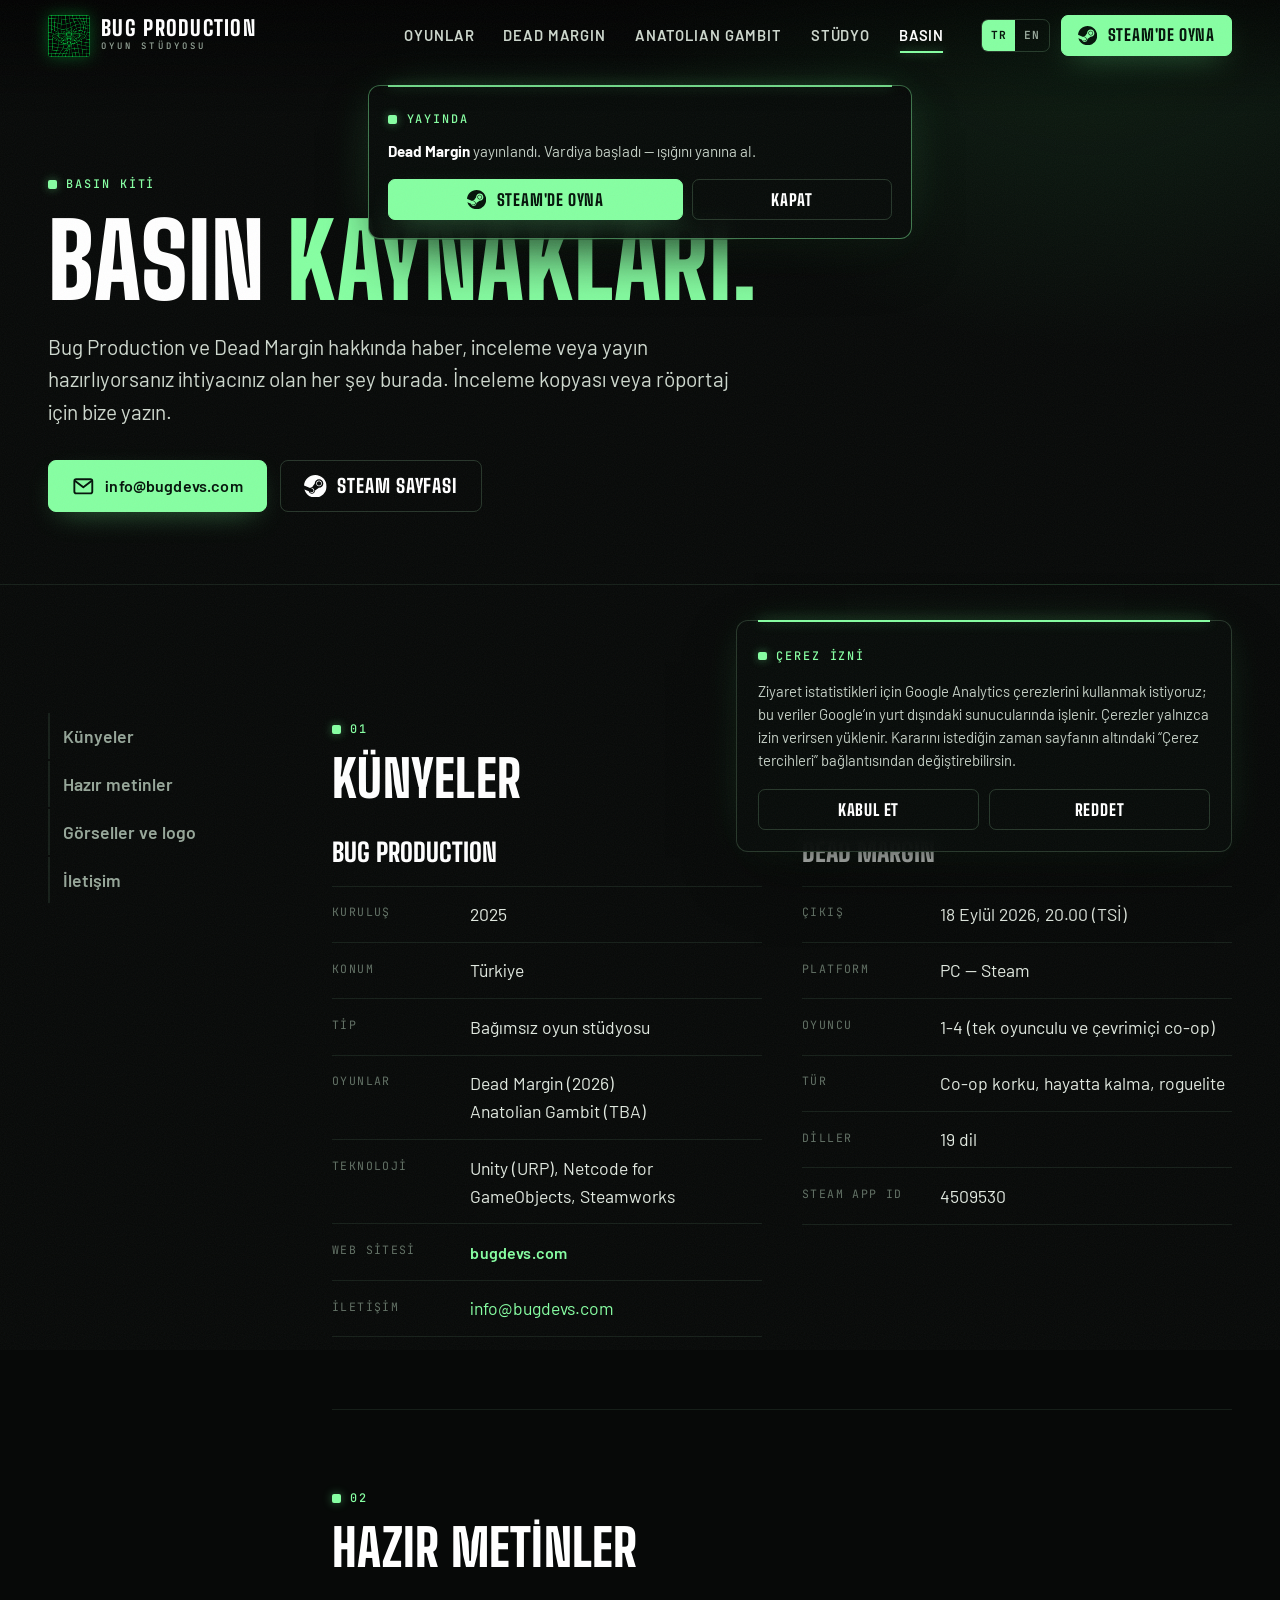
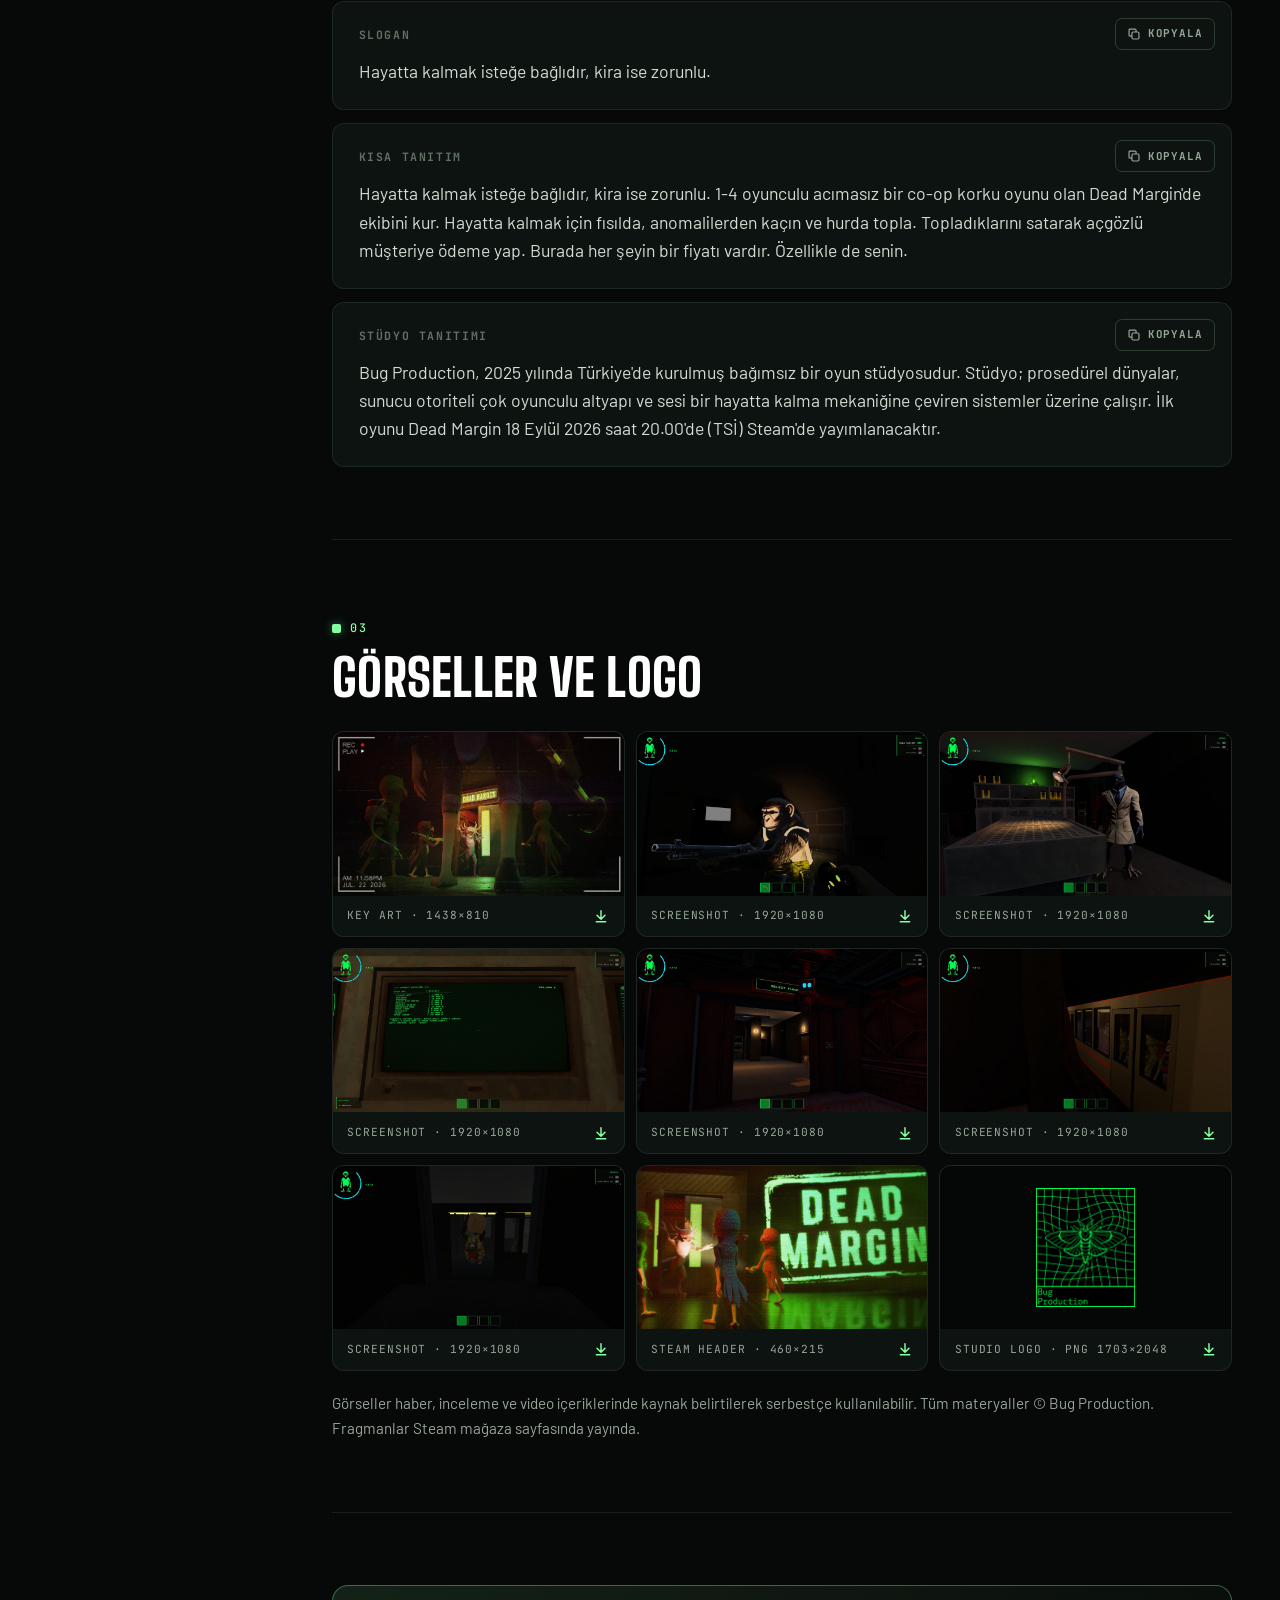
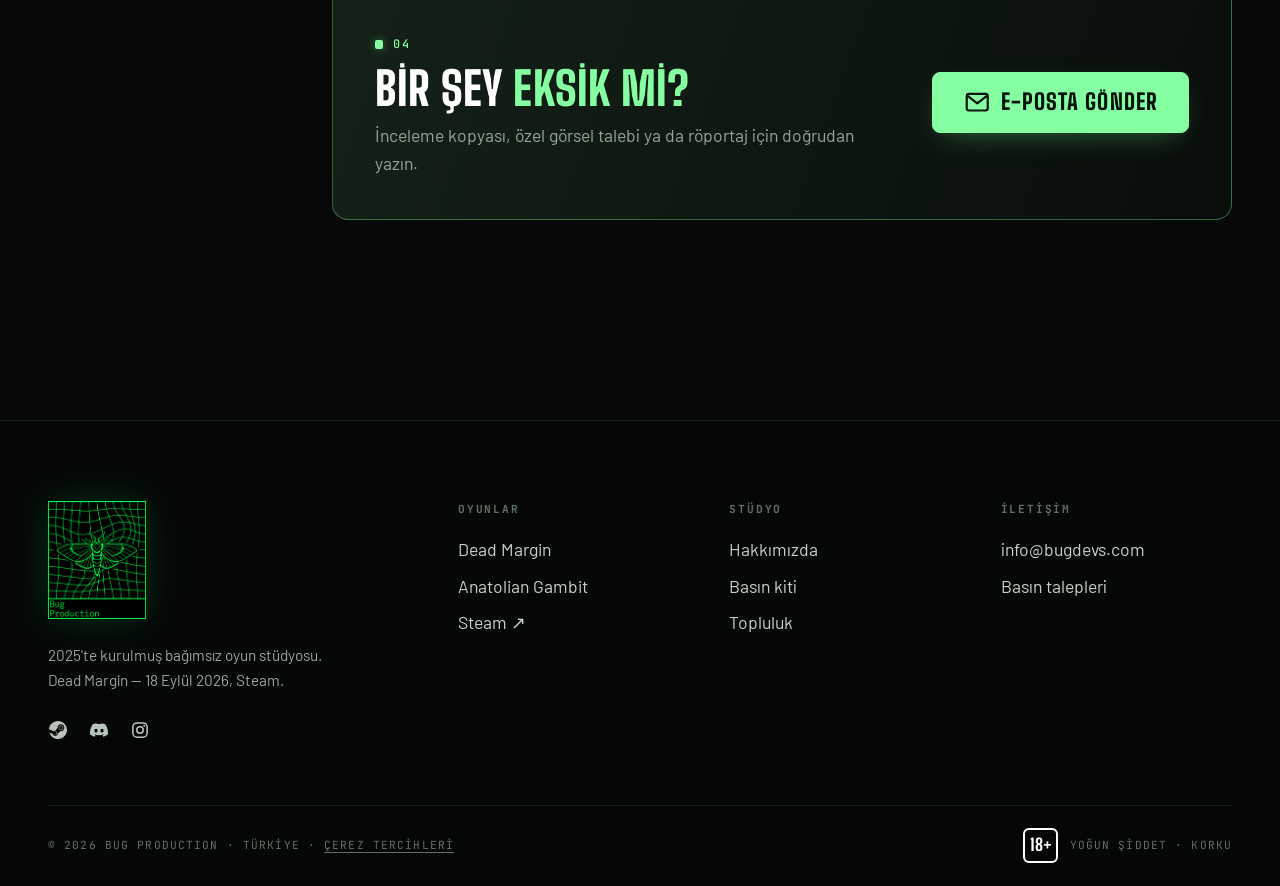
<file: press.html>
<!DOCTYPE html>
<html lang="tr" data-site-lang="tr">
<head>
<meta charset="utf-8">
<meta name="viewport" content="width=device-width,initial-scale=1">

<title>Basın Kiti — Bug Production</title>
<meta name="title-tr" content="Basın Kiti — Bug Production">
<meta name="title-en" content="Press Kit — Bug Production">
<meta name="description" content="Bug Production ve Dead Margin basın kiti: künyeler, hazır tanıtım metinleri, görseller ve iletişim.">
<meta name="desc-tr" content="Bug Production ve Dead Margin basın kiti: künyeler, hazır tanıtım metinleri, görseller ve iletişim.">
<meta name="desc-en" content="Bug Production and Dead Margin press kit: fact sheets, boilerplate, media assets and contact.">
<meta name="robots" content="index,follow,max-image-preview:large">
<link rel="canonical" href="https://bugdevs.com/press">

<meta property="og:type" content="website">
<meta property="og:site_name" content="Bug Production">
<meta property="og:url" content="https://bugdevs.com/press">
<meta property="og:locale" content="tr_TR">
<meta property="og:locale:alternate" content="en_US">
<meta property="og:title" content="Basın Kiti — Bug Production">
<meta property="og:description" content="Bug Production ve Dead Margin basın kiti: künyeler, hazır tanıtım metinleri, görseller ve iletişim.">
<meta property="og:image" content="https://bugdevs.com/assets/img/dm/keyart.jpg">
<meta property="og:image:width" content="1438">
<meta property="og:image:height" content="810">
<meta property="og:image:alt" content="Dead Margin key art">
<meta name="twitter:card" content="summary_large_image">
<meta name="theme-color" content="#070908">
<script type="application/ld+json">
{
  "@context": "https://schema.org",
  "@graph": [
    {
      "@type": "Organization",
      "@id": "https://bugdevs.com/#organization",
      "name": "Bug Production",
      "alternateName": ["BugDevs", "Bug Devs", "BugDev", "bugdevs.com", "Bug Production Games"],
      "url": "https://bugdevs.com/",
      "logo": {
        "@type": "ImageObject",
        "url": "https://bugdevs.com/assets/img/logo/logo-512.png",
        "width": 512,
        "height": 512
      },
      "description": "Bug Production, 2025'te Türkiye'de kurulmuş bağımsız bir oyun stüdyosu.",
      "email": "info@bugdevs.com",
      "foundingDate": "2025",
      "address": {"@type": "PostalAddress", "addressCountry": "TR"},
      "sameAs": [
        "https://www.instagram.com/bugproductiontr/",
        "https://discord.gg/FtvquKk4A",
        "https://github.com/Bug-Production",
        "https://store.steampowered.com/app/4509530/Dead_Margin/"
      ]
    },
    {
      "@type": "AboutPage",
      "@id": "https://bugdevs.com/press#webpage",
      "url": "https://bugdevs.com/press",
      "name": "Basın Kiti — Bug Production",
      "about": {"@id": "https://bugdevs.com/#organization"},
      "inLanguage": "tr"
    },
    {
      "@type": "BreadcrumbList",
      "itemListElement": [
        {"@type": "ListItem", "position": 1, "name": "Bug Production", "item": "https://bugdevs.com/"},
        {"@type": "ListItem", "position": 2, "name": "Basın Kiti", "item": "https://bugdevs.com/press"}
      ]
    }
  ]
}
</script>

<link rel="icon" href="favicon.ico" sizes="16x16 32x32 48x48">
<link rel="apple-touch-icon" href="assets/img/logo/apple-touch-icon.png">
<link rel="preconnect" href="https://fonts.googleapis.com">
<link rel="preconnect" href="https://fonts.gstatic.com" crossorigin>
<link href="https://fonts.googleapis.com/css2?family=Barlow:ital,wght@0,400;0,500;0,600;0,700;1,400&family=Big+Shoulders:wght@700;800;900&family=Big+Shoulders+Stencil:wght@900&family=JetBrains+Mono:wght@500;700&display=swap" rel="stylesheet">
<link rel="stylesheet" href="assets/css/site.css">
<script>(function(){try{var l=localStorage.getItem('bp-lang');if(l==='en'){var r=document.documentElement;r.setAttribute('data-site-lang','en');r.setAttribute('lang','en');}}catch(e){}})();</script>
<!-- Google tag (gtag.js) — yalnızca çerez izni verilince yüklenir; izin çubuğu assets/js/site.js içinde -->
<script>
  window.dataLayer = window.dataLayer || [];
  function gtag(){dataLayer.push(arguments);}
  gtag('consent', 'default', {ad_storage: 'denied', ad_user_data: 'denied', ad_personalization: 'denied', analytics_storage: 'denied'});
  window.bpAnalytics = function (on) {
    var id = 'G-NFTLWWQ6W1';
    window['ga-disable-' + id] = !on;
    gtag('consent', 'update', {analytics_storage: on ? 'granted' : 'denied'});
    if (!on || window.bpAnalyticsLoaded) return;
    window.bpAnalyticsLoaded = true;
    gtag('js', new Date());
    gtag('config', id);
    var s = document.createElement('script');
    s.async = true;
    s.src = 'https://www.googletagmanager.com/gtag/js?id=' + id;
    document.head.appendChild(s);
  };
  try { if (localStorage.getItem('bp-consent') === 'granted') bpAnalytics(true); } catch (e) {}
</script>
</head>

<body>
<!-- ikon seti (assets/img/icons.svg ile aynı) — file:// ile açılınca da çalışsın diye sayfaya gömülü -->
<svg class="sprite" width="0" height="0" style="position:absolute;overflow:hidden" aria-hidden="true" focusable="false"><symbol id="i-bug" viewBox="0 0 24 24"><g fill="none" stroke="currentColor" stroke-width="1.7" stroke-linecap="round"><ellipse cx="12" cy="14" rx="5" ry="7"/><circle cx="12" cy="5.4" r="2.4"/><path d="M10.2 3.6 8 1.5M13.8 3.6 16 1.5M7 10 3 7.6M7 14H2.6M7 18 3 20.4M17 10l4-2.4M17 14h4.4M17 18l4 2.4M12 7.8V21"/></g></symbol><symbol id="i-steam" viewBox="0 0 24 24"><path fill="currentColor" d="M11.979 0C5.678 0 .511 4.86.022 11.037l6.432 2.658c.545-.371 1.203-.59 1.912-.59.063 0 .125.004.188.006l2.861-4.142V8.91c0-2.495 2.028-4.524 4.524-4.524 2.494 0 4.524 2.031 4.524 4.527s-2.03 4.525-4.524 4.525h-.105l-4.076 2.911c0 .052.004.105.004.159 0 1.875-1.515 3.396-3.39 3.396-1.635 0-3.016-1.173-3.331-2.727L.436 15.27C1.862 20.307 6.486 24 11.979 24c6.627 0 11.999-5.373 11.999-12S18.605 0 11.979 0zM7.54 18.21l-1.473-.61c.262.543.714.999 1.314 1.25 1.297.539 2.793-.076 3.332-1.375.263-.63.264-1.319.005-1.949s-.75-1.121-1.377-1.383c-.624-.26-1.29-.249-1.878-.03l1.523.63c.956.4 1.409 1.5 1.009 2.455-.397.957-1.497 1.41-2.454 1.012zm11.415-9.303c0-1.662-1.353-3.015-3.015-3.015-1.665 0-3.015 1.353-3.015 3.015 0 1.665 1.35 3.015 3.015 3.015 1.663 0 3.015-1.35 3.015-3.015zm-5.273-.005c0-1.252 1.013-2.266 2.265-2.266 1.249 0 2.266 1.014 2.266 2.266 0 1.251-1.017 2.265-2.266 2.265-1.253 0-2.265-1.014-2.265-2.265z"/></symbol><symbol id="i-discord" viewBox="0 0 24 24"><path fill="currentColor" d="M20.317 4.37a19.79 19.79 0 0 0-4.885-1.515.074.074 0 0 0-.079.037c-.21.375-.444.865-.608 1.25a18.27 18.27 0 0 0-5.487 0 12.64 12.64 0 0 0-.617-1.25.077.077 0 0 0-.079-.037A19.74 19.74 0 0 0 3.677 4.37a.07.07 0 0 0-.032.028C.533 9.046-.319 13.58.099 18.058a.082.082 0 0 0 .031.056 19.9 19.9 0 0 0 5.993 3.03.078.078 0 0 0 .084-.028c.462-.63.874-1.295 1.226-1.994a.076.076 0 0 0-.041-.106 13.1 13.1 0 0 1-1.872-.892.077.077 0 0 1-.008-.128c.126-.094.252-.192.372-.291a.074.074 0 0 1 .078-.01c3.928 1.793 8.18 1.793 12.062 0a.074.074 0 0 1 .078.009c.12.1.246.198.373.292a.077.077 0 0 1-.006.127 12.3 12.3 0 0 1-1.873.892.077.077 0 0 0-.041.107c.36.698.772 1.362 1.225 1.993a.076.076 0 0 0 .084.029 19.84 19.84 0 0 0 6.002-3.03.077.077 0 0 0 .032-.054c.5-5.177-.838-9.674-3.549-13.66a.061.061 0 0 0-.031-.03zM8.02 15.331c-1.183 0-2.157-1.085-2.157-2.419 0-1.333.956-2.419 2.157-2.419 1.21 0 2.176 1.096 2.157 2.42 0 1.333-.956 2.418-2.157 2.418zm7.975 0c-1.183 0-2.157-1.085-2.157-2.419 0-1.333.955-2.419 2.157-2.419 1.21 0 2.176 1.096 2.157 2.42 0 1.333-.946 2.418-2.157 2.418z"/></symbol><symbol id="i-instagram" viewBox="0 0 24 24"><g fill="none" stroke="currentColor" stroke-width="2"><rect x="2.5" y="2.5" width="19" height="19" rx="5.5"/><circle cx="12" cy="12" r="4.3"/></g><circle cx="17.6" cy="6.4" r="1.3" fill="currentColor"/></symbol><symbol id="i-mail" viewBox="0 0 24 24"><g fill="none" stroke="currentColor" stroke-width="2" stroke-linejoin="round"><rect x="2.5" y="4.5" width="19" height="15" rx="2"/><path d="m3 6 9 7 9-7"/></g></symbol><symbol id="i-play" viewBox="0 0 24 24"><path fill="currentColor" d="M7 4.5v15a1 1 0 0 0 1.53.85l12-7.5a1 1 0 0 0 0-1.7l-12-7.5A1 1 0 0 0 7 4.5Z"/></symbol><symbol id="i-arrow" viewBox="0 0 24 24"><path fill="none" stroke="currentColor" stroke-width="2.2" stroke-linecap="round" stroke-linejoin="round" d="M4 12h15m-6-6 6 6-6 6"/></symbol><symbol id="i-lock" viewBox="0 0 24 24"><g fill="none" stroke="currentColor" stroke-width="2" stroke-linecap="round"><rect x="4.5" y="10.5" width="15" height="10" rx="2"/><path d="M8 10.5V7.5a4 4 0 0 1 8 0v3"/></g></symbol><symbol id="i-copy" viewBox="0 0 24 24"><g fill="none" stroke="currentColor" stroke-width="2" stroke-linejoin="round"><rect x="8.5" y="8.5" width="12" height="12" rx="2"/><path d="M15.5 8.5V5a1.5 1.5 0 0 0-1.5-1.5H5A1.5 1.5 0 0 0 3.5 5v9A1.5 1.5 0 0 0 5 15.5h3.5"/></g></symbol><symbol id="i-down" viewBox="0 0 24 24"><path fill="none" stroke="currentColor" stroke-width="2.2" stroke-linecap="round" stroke-linejoin="round" d="M12 4v13m-6-6 6 6 6-6M5 20.5h14"/></symbol></svg>

<header class="hdr">
  <a class="brand" href="/" aria-label="Bug Production">
    <img class="brand-mark" src="assets/img/logo/mark-160.png" alt="" width="40" height="40">
    <span class="brand-name"><span lang="en">Bug Production</span><small><span data-lang="tr">OYUN STÜDYOSU</span><span data-lang="en">GAME STUDIO</span></small></span>
  </a>
  <nav class="nav" aria-label="Ana menü">
    <a href="/#oyunlar"><span data-lang="tr">Oyunlar</span><span data-lang="en">Games</span></a>
    <a href="/dead-margin" lang="en">Dead Margin</a>
    <a href="/anatolian-gambit" lang="en">Anatolian Gambit</a>
    <a href="/#studyo"><span data-lang="tr">Stüdyo</span><span data-lang="en">Studio</span></a>
    <a href="/press" aria-current="page"><span data-lang="tr">Basın</span><span data-lang="en">Press</span></a>
  </nav>
  <div class="hdr-end">
    <div class="lang" role="group" aria-label="Dil / Language">
      <button type="button" data-lang-btn="tr" aria-pressed="true">TR</button>
      <button type="button" data-lang-btn="en" aria-pressed="false">EN</button>
    </div>
    <a class="btn btn-acc btn-sm hdr-cta" href="https://store.steampowered.com/app/4509530/Dead_Margin/" target="_blank" rel="noopener">
      <svg class="ico" aria-hidden="true"><use href="#i-steam"/></svg>
      <span data-lang="tr" data-rel-pre>İstek listesi</span><span data-lang="en" data-rel-pre>Wishlist</span><span data-lang="tr" data-rel-out>Steam'de oyna</span><span data-lang="en" data-rel-out>Play now</span>
    </a>
    <button class="burger" aria-label="Menü" aria-expanded="false"><span></span><span></span><span></span></button>
  </div>
</header>

<nav class="mnav" aria-label="Mobil menü">
  <a href="/#oyunlar"><span data-lang="tr">Oyunlar</span><span data-lang="en">Games</span></a>
  <a href="/dead-margin" lang="en">Dead Margin</a>
  <a href="/anatolian-gambit" lang="en">Anatolian Gambit</a>
  <a href="/#studyo"><span data-lang="tr">Stüdyo</span><span data-lang="en">Studio</span></a>
  <a href="/press"><span data-lang="tr">Basın</span><span data-lang="en">Press</span></a>
</nav>

<main>
<header class="page-head">
  <div class="wrap">
    <p class="eyebrow"><span data-lang="tr">Basın kiti</span><span data-lang="en">Press kit</span></p>
    <h1 class="h1"><span data-lang="tr">Basın <em>kaynakları.</em></span><span data-lang="en">Press <em>resources.</em></span></h1>
    <p class="lead">
      <span data-lang="tr">Bug Production ve Dead Margin hakkında haber, inceleme veya yayın hazırlıyorsanız ihtiyacınız olan her şey burada. İnceleme kopyası veya röportaj için bize yazın.</span>
      <span data-lang="en">Writing, reviewing or streaming about Bug Production and Dead Margin? Everything you need is here. For review copies or interviews, get in touch.</span>
    </p>
    <div class="btn-row" style="margin-top:2rem">
      <a class="btn btn-acc" href="mailto:info@bugdevs.com?subject=Bas%C4%B1n%20talebi"><svg class="ico" aria-hidden="true"><use href="#i-mail"/></svg> <span class="nocase">info@bugdevs.com</span></a>
      <a class="btn" href="https://store.steampowered.com/app/4509530/Dead_Margin/" target="_blank" rel="noopener"><svg class="ico" aria-hidden="true"><use href="#i-steam"/></svg> <span data-lang="tr">Steam sayfası</span><span data-lang="en">Steam page</span></a>
    </div>
  </div>
</header>

<div class="sec">
  <div class="wrap press">
    <nav class="toc" aria-label="Basın kiti içeriği">
      <a href="#kunye"><span data-lang="tr">Künyeler</span><span data-lang="en">Fact sheets</span></a>
      <a href="#metinler"><span data-lang="tr">Hazır metinler</span><span data-lang="en">Boilerplate</span></a>
      <a href="#gorseller"><span data-lang="tr">Görseller ve logo</span><span data-lang="en">Images and logo</span></a>
      <a href="#iletisim"><span data-lang="tr">İletişim</span><span data-lang="en">Contact</span></a>
    </nav>

    <div>
      <!-- KÜNYELER -->
      <section class="press-sec" id="kunye">
        <p class="eyebrow">01</p>
        <h2 class="h2"><span data-lang="tr">Künyeler</span><span data-lang="en">Fact sheets</span></h2>
        <div class="facts-2">
          <div>
            <h3 lang="en">Bug Production</h3>
            <dl class="facts">
              <div><dt><span data-lang="tr">Kuruluş</span><span data-lang="en">Founded</span></dt><dd>2025</dd></div>
              <div><dt><span data-lang="tr">Konum</span><span data-lang="en">Location</span></dt><dd>Türkiye</dd></div>
              <div><dt><span data-lang="tr">Tip</span><span data-lang="en">Type</span></dt><dd><span data-lang="tr">Bağımsız oyun stüdyosu</span><span data-lang="en">Independent game studio</span></dd></div>
              <div><dt><span data-lang="tr">Oyunlar</span><span data-lang="en">Games</span></dt><dd>Dead Margin (2026)<br>Anatolian Gambit (TBA)</dd></div>
              <div><dt><span data-lang="tr">Teknoloji</span><span data-lang="en">Tech</span></dt><dd>Unity (URP), Netcode for GameObjects, Steamworks</dd></div>
              <div><dt><span data-lang="tr">Web sitesi</span><span data-lang="en">Website</span></dt><dd><a href="https://bugdevs.com/" class="nocase">bugdevs.com</a></dd></div>
              <div><dt><span data-lang="tr">İletişim</span><span data-lang="en">Contact</span></dt><dd><a href="mailto:info@bugdevs.com">info@bugdevs.com</a></dd></div>
            </dl>
          </div>
          <div>
            <h3 lang="en">Dead Margin</h3>
            <dl class="facts">
              <div><dt><span data-lang="tr">Çıkış</span><span data-lang="en">Release</span></dt><dd><span data-lang="tr">18 Eylül 2026, 20.00 (TSİ)</span><span data-lang="en">September 18, 2026, 20:00 (GMT+3)</span></dd></div>
              <div><dt><span data-lang="tr">Platform</span><span data-lang="en">Platform</span></dt><dd>PC — Steam</dd></div>
              <div><dt><span data-lang="tr">Oyuncu</span><span data-lang="en">Players</span></dt><dd><span data-lang="tr">1-4 (tek oyunculu ve çevrimiçi co-op)</span><span data-lang="en">1-4 (single-player and online co-op)</span></dd></div>
              <div><dt><span data-lang="tr">Tür</span><span data-lang="en">Genre</span></dt><dd><span data-lang="tr">Co-op korku, hayatta kalma, roguelite</span><span data-lang="en">Co-op horror, survival, roguelite</span></dd></div>
              <div><dt><span data-lang="tr">Diller</span><span data-lang="en">Languages</span></dt><dd><span data-lang="tr">19 dil</span><span data-lang="en">19 languages</span></dd></div>
              <div><dt>Steam App ID</dt><dd>4509530</dd></div>
            </dl>
          </div>
        </div>
      </section>

      <!-- HAZIR METİNLER -->
      <section class="press-sec" id="metinler">
        <p class="eyebrow">02</p>
        <h2 class="h2"><span data-lang="tr">Hazır metinler</span><span data-lang="en">Boilerplate</span></h2>

        <article class="boiler">
          <h3><span data-lang="tr">Slogan</span><span data-lang="en">Tagline</span></h3>
          <button class="copy" type="button" data-copy><svg aria-hidden="true"><use href="#i-copy"/></svg><span data-lang="tr">Kopyala</span><span data-lang="en">Copy</span></button>
          <p><span data-lang="tr">Hayatta kalmak isteğe bağlıdır, kira ise zorunlu.</span><span data-lang="en">Survival is optional, rent is mandatory.</span></p>
        </article>

        <article class="boiler">
          <h3><span data-lang="tr">Kısa tanıtım</span><span data-lang="en">Short description</span></h3>
          <button class="copy" type="button" data-copy><svg aria-hidden="true"><use href="#i-copy"/></svg><span data-lang="tr">Kopyala</span><span data-lang="en">Copy</span></button>
          <p>
            <span data-lang="tr">Hayatta kalmak isteğe bağlıdır, kira ise zorunlu. 1-4 oyunculu acımasız bir co-op korku oyunu olan Dead Margin'de ekibini kur. Hayatta kalmak için fısılda, anomalilerden kaçın ve hurda topla. Topladıklarını satarak açgözlü müşteriye ödeme yap. Burada her şeyin bir fiyatı vardır. Özellikle de senin.</span>
            <span data-lang="en">Survival is optional, rent is mandatory. Team up in Dead Margin, a brutal 1-4 player co-op horror. Whisper to survive, avoid anomalies, and scavenge scraps. Sell it to pay the greedy customer. Out here, everything has a price. Especially you.</span>
          </p>
        </article>

        <article class="boiler">
          <h3><span data-lang="tr">Stüdyo tanıtımı</span><span data-lang="en">Studio boilerplate</span></h3>
          <button class="copy" type="button" data-copy><svg aria-hidden="true"><use href="#i-copy"/></svg><span data-lang="tr">Kopyala</span><span data-lang="en">Copy</span></button>
          <p>
            <span data-lang="tr">Bug Production, 2025 yılında Türkiye'de kurulmuş bağımsız bir oyun stüdyosudur. Stüdyo; prosedürel dünyalar, sunucu otoriteli çok oyunculu altyapı ve sesi bir hayatta kalma mekaniğine çeviren sistemler üzerine çalışır. İlk oyunu Dead Margin 18 Eylül 2026 saat 20.00'de (TSİ) Steam'de yayımlanacaktır.</span>
            <span data-lang="en">Bug Production is an independent game studio founded in Türkiye in 2025. The studio works on procedural worlds, server-authoritative multiplayer and systems that turn sound itself into a survival mechanic. Its first game, Dead Margin, launches on Steam on September 18, 2026 at 20:00 (GMT+3).</span>
          </p>
        </article>
      </section>

      <!-- GÖRSELLER -->
      <section class="press-sec" id="gorseller">
        <p class="eyebrow">03</p>
        <h2 class="h2"><span data-lang="tr">Görseller ve logo</span><span data-lang="en">Images and logo</span></h2>
        <div class="assets">
          <a class="asset" href="assets/img/dm/keyart.jpg" download><img src="assets/img/dm/keyart.jpg" alt="Dead Margin key art" loading="lazy"><div><span lang="en">Key art · 1438×810</span><svg aria-hidden="true"><use href="#i-down"/></svg></div></a>
          <a class="asset" href="assets/img/dm/chimp.jpg" download><img src="assets/img/dm/chimp.jpg" alt="Dead Margin — ekran görüntüsü" loading="lazy"><div><span lang="en">Screenshot · 1920×1080</span><svg aria-hidden="true"><use href="#i-down"/></svg></div></a>
          <a class="asset" href="assets/img/dm/crow.jpg" download><img src="assets/img/dm/crow.jpg" alt="Dead Margin — ekran görüntüsü" loading="lazy"><div><span lang="en">Screenshot · 1920×1080</span><svg aria-hidden="true"><use href="#i-down"/></svg></div></a>
          <a class="asset" href="assets/img/dm/terminal.jpg" download><img src="assets/img/dm/terminal.jpg" alt="Dead Margin — ekran görüntüsü" loading="lazy"><div><span lang="en">Screenshot · 1920×1080</span><svg aria-hidden="true"><use href="#i-down"/></svg></div></a>
          <a class="asset" href="assets/img/dm/elevator.jpg" download><img src="assets/img/dm/elevator.jpg" alt="Dead Margin — ekran görüntüsü" loading="lazy"><div><span lang="en">Screenshot · 1920×1080</span><svg aria-hidden="true"><use href="#i-down"/></svg></div></a>
          <a class="asset" href="assets/img/dm/tram.jpg" download><img src="assets/img/dm/tram.jpg" alt="Dead Margin — ekran görüntüsü" loading="lazy"><div><span lang="en">Screenshot · 1920×1080</span><svg aria-hidden="true"><use href="#i-down"/></svg></div></a>
          <a class="asset" href="assets/img/dm/corridor.jpg" download><img src="assets/img/dm/corridor.jpg" alt="Dead Margin — ekran görüntüsü" loading="lazy"><div><span lang="en">Screenshot · 1920×1080</span><svg aria-hidden="true"><use href="#i-down"/></svg></div></a>
          <a class="asset" href="assets/img/dm/header.jpg" download><img src="assets/img/dm/header.jpg" alt="Dead Margin Steam kapak görseli" loading="lazy"><div><span lang="en">Steam header · 460×215</span><svg aria-hidden="true"><use href="#i-down"/></svg></div></a>
          <a class="asset" href="assets/img/logo/bug-production-logo.png" download><span class="asset-logo"><img src="assets/img/logo/logo-480.png" alt="Bug Production logo" loading="lazy" style="width:34%;aspect-ratio:auto;object-fit:contain"></span><div><span lang="en">Studio logo · PNG 1703×2048</span><svg aria-hidden="true"><use href="#i-down"/></svg></div></a>
        </div>
        <p class="muted" style="margin-top:1.3rem;font-size:.95rem">
          <span data-lang="tr">Görseller haber, inceleme ve video içeriklerinde kaynak belirtilerek serbestçe kullanılabilir. Tüm materyaller © Bug Production. Fragmanlar Steam mağaza sayfasında yayında.</span>
          <span data-lang="en">Assets may be used freely in news, reviews and video content with attribution. All materials © Bug Production. Trailers are live on the Steam store page.</span>
        </p>
      </section>

      <!-- İLETİŞİM -->
      <section class="press-sec" id="iletisim">
        <div class="contact-box">
          <div>
            <p class="eyebrow">04</p>
            <h2 class="h2"><span data-lang="tr">Bir şey <em>eksik mi?</em></span><span data-lang="en">Something <em>missing?</em></span></h2>
            <p class="muted" style="max-width:48ch">
              <span data-lang="tr">İnceleme kopyası, özel görsel talebi ya da röportaj için doğrudan yazın.</span>
              <span data-lang="en">For review copies, custom assets or interviews, write to us directly.</span>
            </p>
          </div>
          <a class="btn btn-acc btn-lg" href="mailto:info@bugdevs.com?subject=Bas%C4%B1n%20talebi"><svg class="ico" aria-hidden="true"><use href="#i-mail"/></svg><span data-lang="tr">E-posta gönder</span><span data-lang="en">Send an email</span></a>
        </div>
      </section>
    </div>
  </div>
</div>
</main>

<footer class="foot">
  <div class="wrap">
    <div class="foot-grid">
      <div class="foot-brand">
        <a class="foot-logo" href="/"><img src="assets/img/logo/logo-480.png" alt="Bug Production" width="399" height="480" loading="lazy"></a>
        <p>
          <span data-lang="tr">2025'te kurulmuş bağımsız oyun stüdyosu. Dead Margin — 18 Eylül 2026, Steam.</span>
          <span data-lang="en">Independent game studio founded in 2025. Dead Margin — September 18, 2026 on Steam.</span>
        </p>
        <div class="socials">
          <a href="https://store.steampowered.com/app/4509530/Dead_Margin/" target="_blank" rel="noopener" aria-label="Steam"><svg aria-hidden="true"><use href="#i-steam"/></svg></a>
          <a href="https://discord.gg/FtvquKk4A" target="_blank" rel="noopener" aria-label="Discord"><svg aria-hidden="true"><use href="#i-discord"/></svg></a>
          <a href="https://www.instagram.com/bugproductiontr/" target="_blank" rel="noopener" aria-label="Instagram"><svg aria-hidden="true"><use href="#i-instagram"/></svg></a>
        </div>
      </div>
      <div>
        <h4><span data-lang="tr">Oyunlar</span><span data-lang="en">Games</span></h4>
        <ul>
          <li><a href="/dead-margin" lang="en">Dead Margin</a></li>
          <li><a href="/anatolian-gambit" lang="en">Anatolian Gambit</a></li>
          <li><a href="https://store.steampowered.com/app/4509530/Dead_Margin/" target="_blank" rel="noopener">Steam ↗</a></li>
        </ul>
      </div>
      <div>
        <h4><span data-lang="tr">Stüdyo</span><span data-lang="en">Studio</span></h4>
        <ul>
          <li><a href="/#studyo"><span data-lang="tr">Hakkımızda</span><span data-lang="en">About</span></a></li>
          <li><a href="/press"><span data-lang="tr">Basın kiti</span><span data-lang="en">Press kit</span></a></li>
          <li><a href="/#iletisim"><span data-lang="tr">Topluluk</span><span data-lang="en">Community</span></a></li>
        </ul>
      </div>
      <div>
        <h4><span data-lang="tr">İletişim</span><span data-lang="en">Contact</span></h4>
        <ul>
          <li><a href="mailto:info@bugdevs.com">info@bugdevs.com</a></li>
          <li><a href="#iletisim"><span data-lang="tr">Basın talepleri</span><span data-lang="en">Press requests</span></a></li>
        </ul>
      </div>
    </div>
    <div class="foot-bot">
      <span>© <span data-year>2026</span> <span lang="en">Bug Production</span> · Türkiye · <button type="button" data-consent-open><span data-lang="tr">Çerez tercihleri</span><span data-lang="en">Cookie settings</span></button></span>
      <span class="age"><b>18+</b><span data-lang="tr">Yoğun şiddet · Korku</span><span data-lang="en">Intense violence · Horror</span></span>
    </div>
  </div>
</footer>

<script src="assets/js/site.js" defer></script>
</body>
</html>
</file>
<file: assets/css/site.css>
/* ==========================================================================
   BUG PRODUCTION — site.css  (v2 · "Gece Vardiyası")
   Referans: oyunun kendi dili — yeşil fosfor damga logo, ROKA-OS terminali,
   kamera kaydı (REC) karesi, HUD envanter kutuları.
   ========================================================================== */

/* ---------- 1. TOKENLAR ---------- */
:root{
  --bg:#070908;
  --bg-2:#0b100d;
  --bg-3:#101713;
  --card:#0d1310;
  --line:rgba(180,255,195,.09);
  --line-2:rgba(180,255,195,.18);

  --text:#e4ece3;
  --muted:#96a699;
  --faint:#617064;

  --neon:#86ffa2;            /* logo fosforu */
  --neon-core:#d6ffdf;       /* tüpün beyaz çekirdeği */
  --neon-2:#3be06a;          /* HUD yeşili */
  --neon-glow:rgba(110,255,145,.42);
  --neon-soft:rgba(110,255,145,.09);
  --cyan:#4fd6e6;            /* HUD stamina halkası */
  --rec:#ff3b3b;
  --amber:#ffb547;

  --acc:var(--neon);
  --acc-2:var(--neon-2);
  --acc-glow:var(--neon-glow);
  --acc-soft:var(--neon-soft);
  --on-acc:#04140a;

  --f-disp:'Big Shoulders','Arial Narrow',Impact,sans-serif;
  --f-sign:'Big Shoulders Stencil','Big Shoulders','Arial Narrow',Impact,sans-serif;
  --f-body:'Barlow',system-ui,-apple-system,'Segoe UI',sans-serif;
  --f-mono:'JetBrains Mono',ui-monospace,Consolas,monospace;
  --f-osd:'VT323','JetBrains Mono',monospace;

  --wrap:1320px;
  --gut:clamp(1.15rem,4.2vw,3rem);
  --sec:clamp(4.5rem,10vw,8.5rem);
  --r:12px;
  --hdr:72px;
  --grunge:url("[data-uri]");
}
body[data-theme="ag"]{
  --acc:#e8bd62;
  --acc-2:#c9953a;
  --acc-glow:rgba(232,189,98,.38);
  --acc-soft:rgba(232,189,98,.09);
  --on-acc:#1a1204;
  --line:rgba(255,230,180,.09);
  --line-2:rgba(255,230,180,.18);
}

/* ---------- 2. TEMEL ---------- */
*,*::before,*::after{box-sizing:border-box;margin:0;padding:0}
html{scroll-behavior:smooth;-webkit-text-size-adjust:100%;scroll-padding-top:calc(var(--hdr) + 12px)}
body{
  background:var(--bg);color:var(--text);
  font-family:var(--f-body);font-size:clamp(1rem,.3vw + .93rem,1.1rem);line-height:1.6;
  overflow-x:hidden;-webkit-font-smoothing:antialiased;text-rendering:optimizeLegibility;
}
img,svg,video{display:block;max-width:100%}
a{color:inherit;text-decoration:none}
button{font:inherit;color:inherit;background:none;border:0;cursor:pointer}
ul,ol{list-style:none}
strong{font-weight:600;color:#fff}
::selection{background:var(--acc);color:var(--on-acc)}
:focus-visible{outline:2px solid var(--acc);outline-offset:3px;border-radius:4px}
::-webkit-scrollbar{width:10px}
::-webkit-scrollbar-track{background:#050605}
::-webkit-scrollbar-thumb{background:#1c2a20;border-radius:10px;border:2px solid #050605}

/* dil sistemi */
html[data-site-lang="tr"] [data-lang="en"],
html[data-site-lang="en"] [data-lang="tr"]{display:none!important}

/* çıkış öncesi / sonrası metin takası — site.js çıkış anında <html data-released> ekler */
[data-rel-out]{display:none}
html[data-released] [data-rel-out]{display:inline}
html[data-released] [data-rel-pre]{display:none!important}

.wrap{width:100%;max-width:var(--wrap);margin-inline:auto;padding-inline:var(--gut)}
[hidden]{display:none!important}
.sr{position:absolute;width:1px;height:1px;overflow:hidden;clip:rect(0 0 0 0);white-space:nowrap}
.ico{width:1.1em;height:1.1em;flex:none}

/* film greni — tüm sayfada çok hafif */
body::after{
  content:"";position:fixed;inset:-50%;z-index:200;pointer-events:none;opacity:.05;
  background-image:url("data:image/svg+xml,%3Csvg xmlns='http://www.w3.org/2000/svg' width='160' height='160'%3E%3Cfilter id='n'%3E%3CfeTurbulence type='fractalNoise' baseFrequency='.9' numOctaves='2' stitchTiles='stitch'/%3E%3C/filter%3E%3Crect width='100%25' height='100%25' filter='url(%23n)'/%3E%3C/svg%3E");
  animation:grain 1.2s steps(4) infinite;
}
@keyframes grain{0%{transform:translate(0,0)}25%{transform:translate(-3%,2%)}50%{transform:translate(2%,-3%)}75%{transform:translate(-2%,-1%)}100%{transform:translate(0,0)}}

/* ---------- 3. TİPOGRAFİ ---------- */
.eyebrow{
  display:inline-flex;align-items:center;gap:.6rem;
  font-family:var(--f-mono);font-size:.74rem;font-weight:500;letter-spacing:.16em;text-transform:uppercase;
  color:var(--acc);
}
.eyebrow::before{content:"";width:.55rem;height:.55rem;background:var(--acc);box-shadow:0 0 10px var(--acc-glow);border-radius:2px}
.eyebrow.no-dot::before{display:none}

.h1,.h2,.h3{font-family:var(--f-disp);font-weight:800;text-transform:uppercase;line-height:.96;letter-spacing:.005em;color:#fff}
.h1{font-size:clamp(3rem,8vw,6.8rem)}
.h2{font-size:clamp(2.5rem,5.4vw,4.6rem)}
.h3{font-size:clamp(1.6rem,2.6vw,2.2rem);line-height:1}
.h2 em,.h1 em{font-style:normal;color:var(--acc)}
.lead{font-size:clamp(1.08rem,.6vw + .95rem,1.3rem);color:#cfd9cf;max-width:58ch;line-height:1.55}
.muted{color:var(--muted)}
.mono{font-family:var(--f-mono)}
.prose p+p{margin-top:1.05em}
.prose p{color:#c4cfc5}

.sec{padding-block:var(--sec);position:relative}
.sec-tight{padding-block:clamp(3rem,6vw,5rem)}
.sec-alt{background:var(--bg-2);border-block:1px solid var(--line)}
.sec-head{display:flex;flex-wrap:wrap;align-items:flex-end;justify-content:space-between;gap:1.2rem 3rem;margin-bottom:clamp(2.2rem,4.5vw,3.6rem)}
.sec-head .h2{margin-top:.9rem}
.sec-head p.muted{max-width:44ch}
.center{text-align:center}

/* ---------- 4. BUTONLAR ---------- */
.btn{
  --b-bg:transparent;--b-fg:#fff;--b-bd:var(--line-2);
  display:inline-flex;align-items:center;justify-content:center;gap:.65rem;
  min-height:3.25rem;padding:.7rem 1.45rem;border-radius:8px;
  background:var(--b-bg);color:var(--b-fg);border:1.5px solid var(--b-bd);
  font-family:var(--f-disp);font-weight:800;font-size:1.18rem;letter-spacing:.05em;text-transform:uppercase;line-height:1;
  transition:transform .15s ease,box-shadow .2s ease,background-color .2s ease,border-color .2s ease,color .2s;
  white-space:nowrap;
}
.btn .ico{width:1.2em;height:1.2em}
.btn:hover{border-color:var(--acc);color:var(--acc)}
.btn:active{transform:translateY(1px)}
.btn-acc{--b-bg:var(--acc);--b-fg:var(--on-acc);--b-bd:var(--acc);box-shadow:0 0 0 0 var(--acc-glow),0 10px 30px -12px var(--acc-glow)}
.btn-acc:hover{color:var(--on-acc);background:var(--neon-core);border-color:var(--neon-core);box-shadow:0 0 28px var(--acc-glow),0 10px 30px -10px var(--acc-glow)}
body[data-theme="ag"] .btn-acc:hover{background:#f6d99a;border-color:#f6d99a}
.btn-sm{min-height:2.55rem;padding:.5rem 1rem;font-size:1rem;border-radius:7px}
.btn-lg{min-height:3.8rem;padding:.9rem 1.9rem;font-size:1.38rem}
.btn-row{display:flex;flex-wrap:wrap;gap:.8rem;align-items:center}
.nocase{text-transform:none;font-family:var(--f-body);font-weight:600;font-size:1rem;letter-spacing:.01em}

.link{display:inline-flex;align-items:center;gap:.45rem;font-weight:600;color:var(--acc);border-bottom:1px solid transparent;transition:border-color .2s,gap .2s}
.link .ico{width:1em;height:1em}
.link:hover{border-color:currentColor;gap:.7rem}

.pill{
  display:inline-flex;align-items:center;gap:.5rem;padding:.35rem .75rem;border-radius:999px;
  font-family:var(--f-mono);font-size:.72rem;font-weight:500;letter-spacing:.1em;text-transform:uppercase;
  border:1px solid var(--line-2);color:#d5dfd5;background:rgba(0,0,0,.35);backdrop-filter:blur(6px);
}
.pill b{color:#fff;font-weight:700}
.pill-live::before{content:"";width:.5rem;height:.5rem;border-radius:50%;background:var(--rec);box-shadow:0 0 8px var(--rec);animation:blink 1.1s steps(1) infinite}
.pill-acc{border-color:color-mix(in srgb,var(--acc) 45%,transparent);color:var(--acc)}
@keyframes blink{50%{opacity:.15}}

.tags{display:flex;flex-wrap:wrap;gap:.45rem}
.tags li{font-family:var(--f-mono);font-size:.7rem;letter-spacing:.1em;text-transform:uppercase;padding:.3rem .6rem;border-radius:5px;background:rgba(255,255,255,.05);border:1px solid var(--line);color:#c9d3c9}

/* ---------- 5. HEADER ---------- */
.hdr{
  position:fixed;inset:0 0 auto;z-index:100;height:var(--hdr);
  display:flex;align-items:center;gap:1.5rem;
  padding-inline:max(var(--gut),calc((100% - var(--wrap)) / 2 + var(--gut)));
  transition:background-color .3s,border-color .3s,backdrop-filter .3s;
  border-bottom:1px solid transparent;
}
.hdr::before{content:"";position:absolute;inset:0 0 -40px;z-index:-1;pointer-events:none;background:linear-gradient(rgba(0,0,0,.7),transparent);transition:opacity .3s}
.hdr.is-stuck{background:rgba(7,9,8,.86);backdrop-filter:blur(14px) saturate(1.2);border-color:var(--line)}
.hdr.is-stuck::before{opacity:0}

.brand{display:inline-flex;align-items:center;gap:.7rem;flex:none}
.brand-mark{width:42px;height:42px;display:block;flex:none;border-radius:3px;box-shadow:0 0 16px rgba(0,255,78,.28)}
.brand-name{font-family:var(--f-disp);font-weight:800;font-size:1.32rem;letter-spacing:.06em;text-transform:uppercase;line-height:.85;color:#fff}
.brand-name small{display:block;font-family:var(--f-mono);font-size:.56rem;font-weight:500;letter-spacing:.34em;color:var(--muted);margin-top:.28rem}

.nav{display:flex;align-items:center;gap:.2rem;margin-left:auto}
.nav a{
  position:relative;padding:.55rem .8rem;font-weight:600;font-size:.92rem;letter-spacing:.06em;text-transform:uppercase;color:#cdd7cd;white-space:nowrap;
  transition:color .2s;
}
.nav a::after{content:"";position:absolute;left:.85rem;right:.85rem;bottom:.2rem;height:2px;background:var(--acc);transform:scaleX(0);transform-origin:left;transition:transform .25s;box-shadow:0 0 8px var(--acc-glow)}
.nav a:hover,.nav a[aria-current="page"]{color:#fff}
.nav a:hover::after,.nav a[aria-current="page"]::after{transform:scaleX(1)}

.hdr-end{display:flex;align-items:center;gap:.7rem}
.brand + .hdr-end{margin-left:auto}
.socials{display:flex;align-items:center;gap:.25rem}
.socials a{width:2.3rem;height:2.3rem;display:grid;place-items:center;border-radius:8px;color:#b9c5ba;transition:color .2s,background-color .2s}
.socials a:hover{color:var(--acc);background:var(--acc-soft)}
.socials svg{width:18px;height:18px}

.lang{display:flex;border:1px solid var(--line-2);border-radius:7px;overflow:hidden}
.lang button{padding:.4rem .55rem;font-family:var(--f-mono);font-size:.7rem;font-weight:700;letter-spacing:.08em;color:var(--muted);transition:.2s}
.lang button[aria-pressed="true"]{background:var(--acc);color:var(--on-acc)}

.burger{display:none;width:2.6rem;height:2.6rem;border-radius:8px;border:1px solid var(--line-2);position:relative}
.burger span{position:absolute;left:25%;right:25%;height:2px;background:#fff;transition:transform .25s,opacity .2s}
.burger span:nth-child(1){top:35%}.burger span:nth-child(2){top:50%;margin-top:-1px}.burger span:nth-child(3){bottom:35%}
.burger.on span:nth-child(1){transform:translateY(5px) rotate(45deg)}
.burger.on span:nth-child(2){opacity:0}
.burger.on span:nth-child(3){transform:translateY(-5px) rotate(-45deg)}

.mnav{
  position:fixed;inset:var(--hdr) 0 0;z-index:99;background:rgba(7,9,8,.97);backdrop-filter:blur(10px);
  display:flex;flex-direction:column;padding:1.5rem var(--gut) 2rem;gap:.2rem;
  opacity:0;visibility:hidden;transform:translateY(-8px);transition:.25s;
}
.mnav.on{opacity:1;visibility:visible;transform:none}
.mnav a{font-family:var(--f-disp);font-weight:800;font-size:2.3rem;text-transform:uppercase;padding:.35rem 0;border-bottom:1px solid var(--line)}
.mnav .socials{margin-top:auto;padding-top:1.5rem;gap:.5rem}
.mnav .socials a{border:1px solid var(--line-2);width:2.8rem;height:2.8rem}

@media (max-width:1180px){
  .nav,.hdr .hdr-cta{display:none}
  .burger{display:block}
  .hdr-end{margin-left:auto}
}

/* ---------- 6. NEON DAMGA LOGO ---------- */
.sign{
  --s:clamp(3.6rem,11vw,8.6rem);
  position:relative;display:inline-flex;flex-direction:column;align-items:center;
  font-family:var(--f-sign);font-weight:900;font-size:var(--s);line-height:.84;letter-spacing:.035em;text-transform:uppercase;
  color:var(--neon-core);
  padding:.17em .3em .11em;border:.055em solid currentColor;border-radius:.16em;
  text-shadow:0 0 .03em #fff,0 0 .12em var(--neon),0 0 .38em var(--neon-glow),0 0 .8em var(--neon-glow);
  box-shadow:0 0 .06em var(--neon),0 0 .3em var(--neon-glow),inset 0 0 .06em var(--neon),inset 0 0 .3em var(--neon-glow);
  /* maske CSS içine gömülü: file:// ile açılınca da logo görünür */
  -webkit-mask-image:var(--grunge);mask-image:var(--grunge);
  -webkit-mask-size:220px;mask-size:220px;
  animation:hum 6s infinite;
}
.sign span{display:block}
.sign-sm{--s:clamp(2.4rem,5vw,3.6rem)}
.sign-xs{--s:2rem}
.sign-reflect{-webkit-box-reflect:below .06em linear-gradient(transparent 58%,rgba(255,255,255,.2))}
@keyframes hum{0%,91%,100%{opacity:1}92%{opacity:.72}93%{opacity:1}95.5%{opacity:.84}96.5%{opacity:1}}
@media (prefers-reduced-motion:reduce){.sign,body::after{animation:none}}

/* anahtar görseldeki gömülü kamera yazılarını (REC/tarih) kadraj dışına it */
.crop-osd{scale:1.45}

/* ---------- 7. HERO ---------- */
.hero{
  position:relative;min-height:100svh;display:flex;flex-direction:column;justify-content:flex-end;
  isolation:isolate;overflow:hidden;background:#000;
}
.hero-media{position:absolute;inset:0;z-index:-2}
.hero-media img{width:100%;height:100%;object-fit:cover}
.hero-shade{position:absolute;inset:0;z-index:-1;pointer-events:none}
.hero-in{position:relative;padding-top:calc(var(--hdr) + 3rem);padding-bottom:clamp(2rem,5vh,3.5rem)}

/* ana sayfa: sol metin, sağda anahtar görsel */
.hero--feed .hero-media img{scale:1.3;object-position:22% 50%;animation:slowzoom 24s ease-out both}
.hero--feed .hero-shade{
  background:
    linear-gradient(90deg,rgba(4,6,5,.96) 0%,rgba(4,6,5,.86) 28%,rgba(4,6,5,.35) 56%,rgba(4,6,5,0) 75%),
    linear-gradient(0deg,rgba(4,6,5,1) 0%,rgba(4,6,5,.55) 22%,rgba(4,6,5,0) 45%),
    linear-gradient(180deg,rgba(4,6,5,.92) 0%,rgba(4,6,5,.5) 14%,rgba(4,6,5,0) 30%);
}
@keyframes slowzoom{from{transform:scale(1.08)}to{transform:scale(1)}}
.hero-copy{max-width:640px}
.hero-copy .eyebrow{margin-bottom:1.6rem}
.hero-copy .eyebrow{display:flex}
.hero-copy .sign{--s:clamp(3.2rem,7.2vw,6rem);display:flex;width:fit-content;margin:0 0 2rem -.04em}
.hero-tag{font-family:var(--f-disp);font-weight:700;font-size:clamp(1.6rem,3vw,2.35rem);line-height:1.04;text-transform:uppercase;color:#fff;max-width:20ch}
.hero-tag em{font-style:normal;color:var(--acc)}
.hero-copy .lead{margin-top:1rem;max-width:50ch}
.hero-copy .btn-row{margin-top:2rem}

/* oyun sayfası: ortalı logo */
.hero--game{justify-content:center;text-align:center}
.hero--game .hero-media img{object-position:50% 40%;filter:saturate(.9);animation:slowzoom 24s ease-out both}
.hero--game .hero-shade{
  background:
    radial-gradient(ellipse 70% 60% at 50% 45%,rgba(4,6,5,.25),rgba(4,6,5,.82) 70%,rgba(4,6,5,.97)),
    linear-gradient(0deg,rgba(4,6,5,1) 0%,rgba(4,6,5,0) 35%);
}
.hero--game .hero-in{display:flex;flex-direction:column;align-items:center;padding-bottom:clamp(7rem,14vh,9rem)}
.hero--game .hero-tag{max-width:24ch;margin-top:1.4rem}
.hero--game .lead{margin:1rem auto 0;max-width:56ch}
.hero--game .btn-row{justify-content:center;margin-top:2.2rem}
.hero--game .sign{--s:clamp(3.6rem,9vw,7.2rem);margin-bottom:1.6rem}

/* alt HUD şeridi */
.hudbar{
  position:relative;z-index:2;border-top:1px solid var(--line-2);
  background:linear-gradient(180deg,rgba(6,9,7,.72),rgba(6,9,7,.94));backdrop-filter:blur(10px);
}
.hudbar .wrap{display:flex;align-items:center;flex-wrap:wrap;gap:1rem 2.2rem;min-height:5.2rem;padding-block:.9rem}
.hero--game .hudbar{position:absolute;left:0;right:0;bottom:0}
.count{display:flex;align-items:center;gap:1.1rem}
.count-lbl{font-family:var(--f-mono);font-size:.68rem;letter-spacing:.16em;text-transform:uppercase;color:var(--muted);line-height:1.35;text-align:left}
.count-lbl b{display:block;color:#fff;font-weight:700}
.clock{display:flex;gap:.4rem}
.clock div{
  min-width:3.4rem;padding:.3rem .45rem .25rem;border:1.5px solid color-mix(in srgb,var(--neon-2) 70%,transparent);border-radius:6px;
  background:rgba(59,224,106,.07);text-align:center;
}
.clock b{display:block;font-family:var(--f-mono);font-weight:700;font-size:1.45rem;line-height:1.1;color:var(--neon);text-shadow:0 0 12px var(--neon-glow)}
.clock span{display:block;font-family:var(--f-mono);font-size:.56rem;letter-spacing:.14em;color:var(--muted)}
.hud-meta{display:flex;flex-wrap:wrap;gap:.45rem;margin-left:auto}
.hudbar .btn{margin-left:.2rem}

/* çıkış anı: sayacın yerini "yayında" bloğu alır, şerit bir kez yanıp söner */
.count-out{flex-wrap:wrap;gap:.7rem 1.1rem}
.count-out .count-lbl b{color:var(--neon);text-shadow:0 0 12px var(--neon-glow)}
.hudbar.is-live{animation:hud-live 2.4s ease-out 1}
@keyframes hud-live{
  0%,18%,36%{border-top-color:var(--neon);box-shadow:inset 0 22px 44px -26px var(--neon-glow)}
  9%,27%,100%{border-top-color:var(--line-2);box-shadow:inset 0 22px 44px -26px transparent}
}
@media (prefers-reduced-motion:reduce){.hudbar.is-live{animation:none}}

/* ---------- 8. KAMERA KARESİ (fragman) ---------- */
.cam{
  position:relative;aspect-ratio:16/9;border-radius:var(--r);overflow:hidden;background:#000;
  border:1px solid var(--line-2);box-shadow:0 40px 90px -30px rgba(0,0,0,.9),0 0 0 1px rgba(0,0,0,.6);
}
.cam video,.cam .cam-poster{position:absolute;inset:0;width:100%;height:100%;object-fit:cover}
.cam .cam-poster{transition:transform .6s ease,filter .4s}
.cam-start{position:absolute;inset:0;z-index:3;display:grid;place-items:center;cursor:pointer}
.cam-start::before{content:"";position:absolute;inset:0;background:radial-gradient(circle at 50% 50%,rgba(0,0,0,.1),rgba(0,0,0,.55))}
.cam-btn{
  position:relative;display:grid;place-items:center;width:clamp(4.6rem,9vw,6.6rem);aspect-ratio:1;border-radius:50%;
  background:var(--neon);color:#04140a;box-shadow:0 0 0 10px rgba(134,255,162,.16),0 0 40px var(--neon-glow);
  transition:transform .25s,box-shadow .25s;
}
.cam-btn svg{width:38%;height:38%;margin-left:8%}
.cam-start:hover .cam-btn{transform:scale(1.07);box-shadow:0 0 0 16px rgba(134,255,162,.14),0 0 60px var(--neon-glow)}
.cam-start:hover ~ .cam-poster,.cam:hover .cam-poster{transform:scale(1.03)}
.cam.is-playing .cam-start,.cam.is-playing .cam-poster,.cam.is-playing .cam-osd{display:none}

.cam-osd{position:absolute;inset:0;z-index:2;pointer-events:none;font-family:var(--f-osd);color:#f2f5ef;font-size:clamp(1.1rem,2.2vw,1.9rem);line-height:1;text-shadow:0 0 6px rgba(0,0,0,.8)}
.cam-osd .c{position:absolute;width:9%;aspect-ratio:1.4;border:3px solid rgba(240,244,238,.85)}
.cam-osd .c1{top:4.5%;left:3%;border-right:0;border-bottom:0}
.cam-osd .c2{top:4.5%;right:3%;border-left:0;border-bottom:0}
.cam-osd .c3{bottom:4.5%;left:3%;border-right:0;border-top:0}
.cam-osd .c4{bottom:4.5%;right:3%;border-left:0;border-top:0}
.cam-osd .tl{position:absolute;top:8.5%;left:5.5%;display:grid;gap:.15em}
.cam-osd .tl i{display:inline-block;width:.42em;height:.42em;border-radius:50%;background:var(--rec);margin-left:.5em;vertical-align:.08em;animation:blink 1.1s steps(1) infinite;font-style:normal}
.cam-osd .bl{position:absolute;bottom:8.5%;left:5.5%;display:grid;gap:.15em}
.cam-osd .tr{position:absolute;top:8.5%;right:5.5%;text-align:right}
.cam-osd .br{position:absolute;bottom:8.5%;right:5.5%;text-align:right}

.cam-tabs{display:flex;gap:.6rem;margin-top:1rem}
.cam-tab{
  flex:1;display:flex;align-items:center;gap:.9rem;padding:.55rem;border-radius:10px;border:1px solid var(--line);
  background:var(--card);text-align:left;transition:border-color .2s,background-color .2s;
}
.cam-tab img{width:112px;aspect-ratio:16/9;object-fit:cover;border-radius:6px;opacity:.7;transition:opacity .2s}
.cam-tab b{display:block;font-family:var(--f-disp);font-weight:800;font-size:1.25rem;text-transform:uppercase;line-height:1;color:#fff}
.cam-tab small{font-family:var(--f-mono);font-size:.66rem;letter-spacing:.14em;color:var(--muted);text-transform:uppercase}
.cam-tab[aria-selected="true"]{border-color:var(--acc);background:var(--acc-soft)}
.cam-tab[aria-selected="true"] img,.cam-tab:hover img{opacity:1}
.cam-note{margin-top:.9rem;font-family:var(--f-mono);font-size:.7rem;letter-spacing:.1em;color:var(--faint);text-transform:uppercase}

/* ---------- 9. OYUN BANTLARI (ana sayfa) ---------- */
.band{position:relative;isolation:isolate;overflow:hidden;border-top:1px solid var(--line)}
.band-bg{position:absolute;inset:0;z-index:-2}
.band-bg img{width:100%;height:100%;object-fit:cover}
.band-bg::after{content:"";position:absolute;inset:0}
.band-in{display:grid;grid-template-columns:minmax(0,1.05fr) minmax(0,.95fr);align-items:center;gap:2rem;min-height:clamp(560px,72vh,720px);padding-block:clamp(3.5rem,7vw,5.5rem)}
.band-txt .pill{margin-bottom:1.6rem}
.band-txt .sign{margin-bottom:1.5rem}
.band-txt .lead{margin-bottom:1.6rem}
.band-txt .tags{margin-bottom:2rem}
.band-art{position:relative;align-self:end;justify-self:center;margin-bottom:calc(-1 * clamp(3.5rem,7vw,5.5rem))}
.band-art img{width:min(640px,100%);filter:drop-shadow(0 30px 40px rgba(0,0,0,.7))}
.band-art::before{content:"";position:absolute;left:50%;top:48%;width:80%;aspect-ratio:1;transform:translate(-50%,-50%);border-radius:50%;background:radial-gradient(circle,var(--neon-glow),transparent 65%);opacity:.55;z-index:-1}

.band--dm .band-bg img{object-position:50% 60%;filter:saturate(.8) brightness(.75)}
.band--dm .band-bg::after{background:linear-gradient(90deg,rgba(5,9,6,.97) 0%,rgba(5,9,6,.88) 40%,rgba(5,9,6,.45) 70%,rgba(5,9,6,.7) 100%),linear-gradient(0deg,rgba(5,9,6,.8),transparent 40%)}

.band--ag{background:
  radial-gradient(ellipse 60% 80% at 78% 50%,rgba(232,189,98,.12),transparent 60%),
  repeating-linear-gradient(45deg,rgba(232,189,98,.025) 0 2px,transparent 2px 22px),
  #0c0a07}
.band--ag{--acc:#e8bd62;--acc-glow:rgba(232,189,98,.38);--acc-soft:rgba(232,189,98,.09);--on-acc:#1a1204}
.band--ag .band-in{min-height:clamp(440px,56vh,560px)}
.band--ag .band-art{align-self:center;margin-bottom:0;color:var(--acc)}
.band--ag .band-art::before{background:radial-gradient(circle,rgba(232,189,98,.22),transparent 65%)}
.band-title{font-family:var(--f-disp);font-weight:900;font-size:clamp(3rem,7vw,5.8rem);line-height:.86;text-transform:uppercase;color:#fff;margin-bottom:1.4rem}
.band-title span{display:block;color:transparent;-webkit-text-stroke:1.5px var(--acc)}

.seal{width:min(380px,70vw);aspect-ratio:1;animation:spin 90s linear infinite}
@keyframes spin{to{transform:rotate(360deg)}}
@media (prefers-reduced-motion:reduce){.seal,.hero-media img{animation:none}}

/* ---------- 10. STÜDYO / İKİ SÜTUN ---------- */
.duo{display:grid;grid-template-columns:1fr 1fr;gap:clamp(2rem,6vw,5rem)}
.duo > div + div{border-left:1px solid var(--line);padding-left:clamp(2rem,6vw,5rem)}
.duo .h2{margin:.9rem 0 1.4rem;font-size:clamp(2.4rem,4.2vw,3.7rem)}

.rules{counter-reset:r;display:grid;gap:0;margin-top:.4rem}
.rules li{counter-increment:r;display:grid;grid-template-columns:3.2rem 1fr;gap:.2rem 1rem;padding:1.15rem 0;border-top:1px solid var(--line)}
.rules li:last-child{border-bottom:1px solid var(--line)}
.rules li::before{content:"0" counter(r);grid-row:span 2;font-family:var(--f-mono);font-size:.8rem;font-weight:700;color:var(--acc);padding-top:.3rem}
.rules b{font-family:var(--f-disp);font-weight:800;font-size:1.6rem;text-transform:uppercase;line-height:1.05;color:#fff}
.rules span{color:var(--muted);font-size:.98rem}

.stats{display:grid;grid-template-columns:repeat(4,1fr);gap:.6rem;margin-top:2.2rem}
.stat{padding:1rem;border:1px solid var(--line);border-radius:10px;background:var(--card)}
.stat b{display:block;font-family:var(--f-disp);font-weight:900;font-size:2.3rem;line-height:1;color:#fff}
.stat span{font-family:var(--f-mono);font-size:.64rem;letter-spacing:.12em;text-transform:uppercase;color:var(--muted)}

/* ---------- 11. TOPLULUK ---------- */
.join{display:grid;grid-template-columns:minmax(0,.9fr) minmax(0,1.1fr);gap:clamp(2rem,5vw,4rem);align-items:center}
.join-cards{display:grid;grid-template-columns:1fr 1fr;gap:.7rem}
.jc{
  display:flex;align-items:center;gap:1rem;padding:1.15rem 1.2rem;border-radius:12px;border:1px solid var(--line);background:var(--card);
  transition:border-color .2s,transform .2s,background-color .2s;
}
.jc:hover{border-color:var(--acc);transform:translateY(-2px);background:var(--acc-soft)}
.jc-i{width:2.9rem;height:2.9rem;border-radius:10px;display:grid;place-items:center;background:rgba(255,255,255,.05);color:#fff;flex:none}
.jc-i svg{width:22px;height:22px}
.jc b{display:block;font-family:var(--f-disp);font-weight:800;font-size:1.35rem;text-transform:uppercase;line-height:1;color:#fff}
.jc small{color:var(--muted);font-size:.86rem;line-height:1.3;display:block;margin-top:.2rem}
.jc-main{grid-column:1/-1;background:linear-gradient(100deg,rgba(134,255,162,.14),rgba(134,255,162,.03));border-color:color-mix(in srgb,var(--acc) 40%,transparent)}
.jc-main .jc-i{background:var(--acc);color:var(--on-acc)}
.jc-wide{grid-column:1/-1}
.jc .ico-go{margin-left:auto;width:20px;height:20px;color:var(--muted);transition:transform .2s,color .2s}
.jc:hover .ico-go{transform:translateX(3px);color:var(--acc)}

/* ---------- 12. FOOTER ---------- */
.foot{border-top:1px solid var(--line);background:#050706;padding-top:clamp(3.5rem,7vw,5rem)}
.foot-grid{display:grid;grid-template-columns:1.6fr 1fr 1fr 1fr;gap:2.5rem}
.foot-logo{display:inline-block}
.foot-logo img{width:auto;height:118px;filter:drop-shadow(0 0 18px rgba(0,255,78,.16))}
.foot-brand p{color:var(--muted);max-width:34ch;margin:1.1rem 0 1.2rem;font-size:.96rem}
.foot-brand .socials{margin-left:-.5rem}
.foot h4{font-family:var(--f-mono);font-size:.7rem;font-weight:700;letter-spacing:.16em;text-transform:uppercase;color:var(--faint);margin-bottom:1rem}
.foot li+li{margin-top:.55rem}
.foot li a{color:#c7d1c7;transition:color .2s}
.foot li a:hover{color:var(--acc)}
.foot-bot{display:flex;flex-wrap:wrap;align-items:center;justify-content:space-between;gap:1rem;margin-top:3.5rem;padding-block:1.4rem;border-top:1px solid var(--line);font-family:var(--f-mono);font-size:.7rem;letter-spacing:.1em;color:var(--faint);text-transform:uppercase}
.foot-bot button{letter-spacing:inherit;text-transform:inherit;text-decoration:underline;text-underline-offset:3px;transition:color .2s}
.foot-bot button:hover{color:var(--acc)}
.age{display:inline-flex;align-items:center;gap:.7rem}
.age b{display:grid;place-items:center;width:2.2rem;height:2.2rem;border:2px solid #fff;color:#fff;border-radius:6px;font-family:var(--f-disp);font-size:1.05rem;letter-spacing:0}

/* ---------- 13. OYUN SAYFASI: SİSTEMLER (sekmeli vitrin) ---------- */
.intro{display:grid;grid-template-columns:minmax(0,1fr) minmax(0,1fr);gap:clamp(2rem,6vw,5rem);align-items:end;margin-bottom:clamp(2.5rem,5vw,4rem)}
.intro .h2{margin-top:.9rem}

.feature{display:grid;grid-template-columns:minmax(260px,.8fr) minmax(0,1.6fr);gap:clamp(1rem,2.5vw,2rem);align-items:stretch}
.f-list{display:flex;flex-direction:column;gap:.35rem}
.f-tab{
  display:grid;grid-template-columns:2.4rem 1fr;align-items:center;gap:.8rem;text-align:left;
  padding:.85rem 1rem;border-radius:10px;border:1px solid transparent;color:var(--muted);transition:.2s;
}
.f-tab i{font-style:normal;font-family:var(--f-mono);font-size:.74rem;font-weight:700;color:var(--faint)}
.f-tab b{font-family:var(--f-disp);font-weight:800;font-size:1.35rem;text-transform:uppercase;line-height:1;color:inherit}
.f-tab:hover{color:#fff;background:rgba(255,255,255,.03)}
.f-tab[aria-selected="true"]{color:#fff;border-color:var(--line-2);background:var(--card)}
.f-tab[aria-selected="true"] i{color:var(--acc)}
.f-panel{position:relative;border-radius:var(--r);overflow:hidden;border:1px solid var(--line-2);background:#000;min-height:460px;display:flex;flex-direction:column;justify-content:flex-end}
.f-panel img{position:absolute;inset:0;width:100%;height:100%;object-fit:cover}
.f-panel::after{content:"";position:absolute;inset:0;background:linear-gradient(0deg,rgba(3,5,4,.97) 0%,rgba(3,5,4,.75) 38%,rgba(3,5,4,0) 70%)}
.f-body{position:relative;z-index:1;padding:clamp(1.3rem,3vw,2.2rem);max-width:62ch}
.f-body .eyebrow{margin-bottom:.8rem}
.f-body .h3{margin-bottom:.8rem}
.f-body p{color:#cbd5cb}
.f-panel:not(.on){display:none}
.f-panel.on img{animation:fadeimg .6s ease}
@keyframes fadeimg{from{opacity:.2;transform:scale(1.03)}to{opacity:1;transform:none}}

/* ---------- 14. DÜŞMAN TARAYICI ---------- */
.scanner{
  position:relative;border-radius:16px;border:1px solid var(--line-2);overflow:hidden;
  background:
    radial-gradient(ellipse 60% 70% at 32% 60%,rgba(59,224,106,.16),transparent 70%),
    linear-gradient(rgba(134,255,162,.04) 1px,transparent 1px) 0 0/100% 34px,
    linear-gradient(90deg,rgba(134,255,162,.04) 1px,transparent 1px) 0 0/34px 100%,
    #050a07;
}
.scan-top{display:flex;align-items:center;gap:1rem;padding:.8rem 1.2rem;border-bottom:1px solid var(--line-2);font-family:var(--f-mono);font-size:.7rem;letter-spacing:.14em;text-transform:uppercase;color:var(--muted)}
.scan-top b{color:var(--neon);font-weight:700}
.scan-top .r{margin-left:auto}
.dossier{display:none;grid-template-columns:minmax(0,1fr) minmax(0,1.05fr);min-height:520px}
.dossier.on{display:grid}
.d-pic{position:relative;display:flex;align-items:flex-end;justify-content:center;overflow:hidden}
.d-pic img{width:min(520px,100%);max-height:520px;object-fit:contain;object-position:bottom;filter:drop-shadow(0 0 30px rgba(59,224,106,.18));animation:rise .55s cubic-bezier(.2,.8,.2,1)}
.d-pic::after{content:"";position:absolute;left:0;right:0;height:26%;top:-26%;background:linear-gradient(180deg,transparent,rgba(134,255,162,.14) 80%,rgba(134,255,162,.5));animation:sweep 3.6s ease-in-out infinite;pointer-events:none}
@keyframes rise{from{opacity:0;transform:translateY(24px)}to{opacity:1;transform:none}}
@keyframes sweep{0%{top:-26%}60%,100%{top:110%}}
.d-info{padding:clamp(1.4rem,3.5vw,3rem);display:flex;flex-direction:column;justify-content:center;border-left:1px solid var(--line)}
.d-code{font-family:var(--f-mono);font-size:.74rem;letter-spacing:.16em;color:var(--neon);text-transform:uppercase}
.d-name{font-family:var(--f-disp);font-weight:900;font-size:clamp(3rem,6vw,5.2rem);line-height:.86;text-transform:uppercase;color:#fff;margin:.6rem 0 .5rem}
.d-sub{font-family:var(--f-disp);font-weight:700;font-size:1.3rem;text-transform:uppercase;color:var(--muted);letter-spacing:.04em;margin-bottom:1.3rem}
.d-info p{color:#c9d3c9;max-width:52ch}
.d-info .tags{margin-top:1.4rem}
.threat{display:flex;align-items:center;gap:.8rem;margin-top:1.6rem;font-family:var(--f-mono);font-size:.7rem;letter-spacing:.14em;color:var(--muted);text-transform:uppercase}
.threat i{display:flex;gap:4px}
.threat i::before{content:"";display:block;width:calc(var(--t) * 22px - 4px);height:12px;background:repeating-linear-gradient(90deg,var(--rec) 0 18px,transparent 18px 22px);filter:drop-shadow(0 0 6px rgba(255,59,59,.5))}
.threat i::after{content:"";display:block;width:calc((5 - var(--t)) * 22px - 4px);height:12px;background:repeating-linear-gradient(90deg,rgba(255,255,255,.12) 0 18px,transparent 18px 22px)}

.dossier.locked .d-pic img{filter:brightness(0) drop-shadow(0 0 1px var(--neon)) drop-shadow(0 0 16px rgba(59,224,106,.35))}
.locked-box{display:inline-flex;align-items:center;gap:.7rem;padding:.8rem 1rem;border:1px dashed var(--line-2);border-radius:8px;font-family:var(--f-mono);font-size:.78rem;color:var(--muted);letter-spacing:.06em}
.locked-box svg{width:18px;height:18px;color:var(--amber)}

.roster{display:grid;grid-template-columns:repeat(7,1fr);border-top:1px solid var(--line-2)}
.r-btn{position:relative;aspect-ratio:1/1.05;overflow:hidden;border-right:1px solid var(--line);background:rgba(0,0,0,.35);transition:background-color .2s}
.r-btn:last-child{border-right:0}
.r-btn img{position:absolute;inset:8% 0 0;width:100%;height:92%;object-fit:cover;object-position:top;opacity:.45;filter:grayscale(1);transition:.25s}
.r-btn span{position:absolute;left:0;right:0;bottom:0;padding:.45rem .3rem;font-family:var(--f-mono);font-size:.62rem;font-weight:700;letter-spacing:.1em;text-transform:uppercase;text-align:center;background:linear-gradient(transparent,rgba(0,0,0,.9) 40%);color:#aeb9af}
.r-btn:hover img{opacity:.8;filter:none}
.r-btn[aria-selected="true"]{background:rgba(59,224,106,.1)}
.r-btn[aria-selected="true"] img{opacity:1;filter:none}
.r-btn[aria-selected="true"] span{color:var(--neon)}
.r-btn[aria-selected="true"]::after{content:"";position:absolute;left:0;right:0;top:0;height:3px;background:var(--neon);box-shadow:0 0 12px var(--neon)}
.r-btn.locked img{filter:brightness(0) drop-shadow(0 0 1px rgba(134,255,162,.6));opacity:.8}

/* ---------- 15. GALERİ + LIGHTBOX ---------- */
.gallery{display:grid;grid-template-columns:repeat(6,1fr);grid-auto-rows:clamp(150px,17vw,250px);gap:.7rem}
.shot{position:relative;overflow:hidden;border-radius:10px;border:1px solid var(--line);background:#000;cursor:zoom-in;display:block}
.shot img{width:100%;height:100%;object-fit:cover;transition:transform .6s ease,opacity .3s;opacity:.9}
.shot:hover img{transform:scale(1.05);opacity:1}
.shot:nth-child(1){grid-column:span 4;grid-row:span 2}
.shot:nth-child(2){grid-column:span 2}
.shot:nth-child(3){grid-column:span 2}
.shot:nth-child(4),.shot:nth-child(5),.shot:nth-child(6){grid-column:span 2}

.lightbox{position:fixed;inset:0;z-index:300;background:rgba(0,0,0,.94);display:grid;place-items:center;padding:4vw;opacity:0;visibility:hidden;transition:.25s;cursor:zoom-out}
.lightbox.on{opacity:1;visibility:visible}
.lightbox img{max-height:88vh;border-radius:8px;box-shadow:0 30px 80px rgba(0,0,0,.8)}
.lightbox .close{position:absolute;top:1rem;right:1rem;width:2.8rem;height:2.8rem;border-radius:50%;border:1px solid var(--line-2);font-size:1.4rem;color:#fff}

/* ---------- 16. KÜNYE ---------- */
.facts{border-top:1px solid var(--line)}
.facts div{display:grid;grid-template-columns:minmax(120px,.42fr) 1fr;gap:1rem;padding:.85rem 0;border-bottom:1px solid var(--line)}
.facts dt{font-family:var(--f-mono);font-size:.72rem;letter-spacing:.12em;text-transform:uppercase;color:var(--faint);padding-top:.2rem}
.facts dd{color:#e2eae1}
.facts a{color:var(--acc)}
.redact{background:#2a261d;color:transparent;border-radius:3px;padding:0 .3em;user-select:none;transition:.3s;box-decoration-break:clone;-webkit-box-decoration-break:clone}
.redact:hover{background:rgba(232,189,98,.14);color:var(--acc)}

.tech{display:grid;grid-template-columns:1fr 1fr;gap:.7rem}
.tech article{padding:1.3rem;border:1px solid var(--line);border-radius:12px;background:var(--card)}
.tech i{font-style:normal;font-family:var(--f-mono);font-size:.68rem;font-weight:700;letter-spacing:.14em;color:var(--acc)}
.tech b{display:block;font-family:var(--f-disp);font-weight:800;font-size:1.35rem;text-transform:uppercase;line-height:1.05;color:#fff;margin:.45rem 0 .5rem}
.tech p{color:var(--muted);font-size:.95rem;line-height:1.5}

/* ---------- 17. SON ÇAĞRI BANDI ---------- */
.final{position:relative;isolation:isolate;overflow:hidden;text-align:center;padding-block:clamp(5rem,11vw,9rem);border-top:1px solid var(--line)}
.final-bg{position:absolute;inset:0;z-index:-1}
.final-bg img{width:100%;height:100%;object-fit:cover;filter:saturate(.8) brightness(.55)}
.final-bg::after{content:"";position:absolute;inset:0;background:radial-gradient(ellipse 70% 70% at 50% 50%,rgba(5,8,6,.55),rgba(5,8,6,.95))}
.final .h2{margin:1.2rem auto 1rem;max-width:18ch}
.final .lead{margin:0 auto 2.2rem}
.final .btn-row{justify-content:center}

/* ---------- 18. BASIN ---------- */
.page-head{padding-top:calc(var(--hdr) + clamp(3.5rem,8vw,6rem));padding-bottom:clamp(3rem,6vw,4.5rem);border-bottom:1px solid var(--line);background:radial-gradient(ellipse 60% 100% at 85% 0%,rgba(59,224,106,.1),transparent 60%)}
.page-head .h1{margin:1rem 0 1.3rem}
.press{display:grid;grid-template-columns:220px minmax(0,1fr);gap:clamp(2rem,5vw,4.5rem);align-items:start}
.toc{position:sticky;top:calc(var(--hdr) + 2rem);display:grid;gap:.15rem}
.toc a{padding:.55rem .8rem;border-radius:8px;font-weight:600;color:var(--muted);border-left:2px solid var(--line);border-radius:0 8px 8px 0;transition:.2s}
.toc a:hover{color:#fff;border-color:var(--acc);background:var(--acc-soft)}
.press-sec{padding-bottom:clamp(3rem,6vw,4.5rem);margin-bottom:clamp(3rem,6vw,4.5rem);border-bottom:1px solid var(--line)}
.press-sec:last-child{border-bottom:0;margin-bottom:0}
.press-sec > .h2{font-size:clamp(2.1rem,4vw,3.2rem);margin:.8rem 0 1.8rem}
.boiler{position:relative;padding:1.5rem 1.6rem;border:1px solid var(--line);border-radius:12px;background:var(--card)}
.boiler + .boiler{margin-top:.8rem}
.boiler h3{font-family:var(--f-mono);font-size:.72rem;letter-spacing:.14em;text-transform:uppercase;color:var(--faint);margin-bottom:.8rem;padding-right:7rem}
.boiler p{color:#d3dcd2}
.copy{position:absolute;top:1rem;right:1rem;display:inline-flex;align-items:center;gap:.4rem;padding:.4rem .7rem;border-radius:7px;border:1px solid var(--line-2);font-family:var(--f-mono);font-size:.68rem;font-weight:700;letter-spacing:.08em;text-transform:uppercase;color:var(--muted);transition:.2s}
.copy svg{width:14px;height:14px}
.copy:hover{color:var(--acc);border-color:var(--acc)}
.copy.done{color:var(--on-acc);background:var(--acc);border-color:var(--acc)}
.assets{display:grid;grid-template-columns:repeat(3,1fr);gap:.7rem}
.asset{display:flex;flex-direction:column;border:1px solid var(--line);border-radius:12px;overflow:hidden;background:var(--card);transition:border-color .2s}
.asset:hover{border-color:var(--acc)}
.asset img{aspect-ratio:16/9;object-fit:cover;width:100%}
.asset div{display:flex;align-items:center;justify-content:space-between;gap:.6rem;padding:.7rem .9rem;font-family:var(--f-mono);font-size:.7rem;letter-spacing:.08em;text-transform:uppercase;color:var(--muted)}
.asset div svg{width:16px;height:16px;color:var(--acc)}
.asset-logo{display:grid;place-items:center;aspect-ratio:16/9;background:#050706}


/* ---------- 18b. ANATOLIAN GAMBIT ---------- */
body[data-theme="ag"]{--bg:#0a0806;--bg-2:#0e0b08;--card:#120e0a}
.hero--seal{
  justify-content:center;text-align:center;
  background:
    radial-gradient(ellipse 50% 45% at 50% 45%,rgba(232,189,98,.13),transparent 70%),
    repeating-linear-gradient(45deg,rgba(232,189,98,.025) 0 2px,transparent 2px 22px),
    #0a0806;
}
.seal-bg{position:absolute;left:50%;top:47%;width:min(860px,125vw);translate:-50% -50%;color:var(--acc);opacity:.2;z-index:-1;pointer-events:none}
.seal-bg .seal{width:100%}
.hero--seal .hero-in{display:flex;flex-direction:column;align-items:center;padding-bottom:clamp(4rem,10vh,6rem)}
.hero--seal .band-title{font-size:clamp(3.4rem,11vw,9.2rem);margin:1.5rem 0 1.6rem}
.hero--seal .lead{margin-inline:auto}
.hero--seal .btn-row{justify-content:center;margin-top:2.2rem}
.hero--seal .tags{justify-content:center;margin-top:1.8rem}

.log{border-left:1px solid var(--line-2);margin:.6rem 0 0 .35rem}
.log li{position:relative;padding:0 0 2.2rem 1.8rem}
.log li:last-child{padding-bottom:0}
.log li::before{content:"";position:absolute;left:-6px;top:.3rem;width:11px;height:11px;border-radius:50%;background:var(--bg);border:2px solid var(--line-2)}
.log li.now::before{background:var(--acc);border-color:var(--acc);box-shadow:0 0 12px var(--acc-glow)}
.log time{font-family:var(--f-mono);font-size:.74rem;font-weight:700;letter-spacing:.14em;color:var(--acc)}
.log b{display:block;font-family:var(--f-disp);font-weight:800;font-size:1.7rem;text-transform:uppercase;color:#fff;line-height:1.02;margin:.35rem 0}
.log p{color:var(--muted)}

.promo{display:grid;grid-template-columns:minmax(0,1.1fr) minmax(0,1fr);border:1px solid var(--line-2);border-radius:16px;overflow:hidden;background:#070908}
.promo-img{position:relative;min-height:300px;overflow:hidden}
.promo-img img{position:absolute;inset:0;width:100%;height:100%;object-fit:cover}
.promo-img::after{content:"";position:absolute;inset:0;background:linear-gradient(90deg,transparent 50%,#070908)}
.promo-txt{padding:clamp(1.6rem,4vw,3rem);display:flex;flex-direction:column;justify-content:center;align-items:flex-start;gap:1.1rem}
.promo-txt .lead{font-size:1.05rem}
.promo .btn-acc{--acc:var(--neon);--on-acc:#04140a;--acc-glow:var(--neon-glow)}
.promo .btn-acc:hover{background:var(--neon-core);border-color:var(--neon-core)}
.promo .eyebrow{--acc:var(--neon);--acc-glow:var(--neon-glow)}
.facts-2{display:grid;grid-template-columns:1fr 1fr;gap:1.2rem 2.5rem}
.facts-2 h3{font-family:var(--f-disp);font-weight:800;font-size:1.6rem;text-transform:uppercase;color:#fff;margin-bottom:.8rem}
.contact-box{display:flex;flex-wrap:wrap;align-items:center;justify-content:space-between;gap:1.5rem;padding:clamp(1.5rem,4vw,2.6rem);border-radius:16px;border:1px solid color-mix(in srgb,var(--acc) 35%,transparent);background:linear-gradient(110deg,rgba(134,255,162,.1),rgba(134,255,162,.02))}
.contact-box .h2{font-size:clamp(2rem,3.6vw,3rem);margin:.7rem 0 .6rem}

/* ---------- 19. 404 ---------- */
.nosignal{min-height:100svh;display:grid;place-items:center;text-align:center;position:relative;overflow:hidden;padding:calc(var(--hdr) + 2rem) var(--gut) 3rem}
.bars{position:absolute;inset:0;z-index:-1;display:grid;grid-template-columns:repeat(7,1fr);opacity:.07}
.bars i:nth-child(1){background:#c0c0c0}.bars i:nth-child(2){background:#c0c000}.bars i:nth-child(3){background:#00c0c0}.bars i:nth-child(4){background:#00c000}.bars i:nth-child(5){background:#c000c0}.bars i:nth-child(6){background:#c00000}.bars i:nth-child(7){background:#0000c0}
.nosignal .osd{font-family:var(--f-osd);font-size:clamp(1.6rem,3vw,2.4rem);color:#eef2ec;letter-spacing:.04em}
.nosignal .osd i{display:inline-block;width:.45em;height:.45em;border-radius:50%;background:var(--rec);margin-right:.4em;animation:blink 1.1s steps(1) infinite}
.big404{font-family:var(--f-sign);font-weight:900;font-size:clamp(8rem,26vw,18rem);line-height:.8;color:var(--neon-core);text-shadow:0 0 .04em #fff,0 0 .15em var(--neon),0 0 .5em var(--neon-glow);margin:1.5rem 0;animation:hum 4s infinite}

/* ---------- 19b. ÇEREZ İZNİ ---------- */
/* header (100) ve mobil menünün (99) altında, sayfa içeriğinin üstünde */
.consent{
  position:fixed;right:var(--gut);bottom:var(--gut);z-index:98;
  width:min(31rem,calc(100% - 2 * var(--gut)));
  padding:1.15rem 1.3rem 1.3rem;border-radius:var(--r);
  background:rgba(8,12,10,.96);border:1px solid var(--line-2);backdrop-filter:blur(10px);
  box-shadow:0 24px 60px -18px rgba(0,0,0,.9),0 0 44px -22px var(--acc-glow);
  animation:consent-in .45s cubic-bezier(.2,.8,.2,1);
}
.consent::before{content:"";position:absolute;left:1.3rem;right:1.3rem;top:-1px;height:2px;background:var(--acc);box-shadow:0 0 12px var(--acc-glow)}
.consent-txt{margin:.75rem 0 1.1rem;color:#c4cfc5;font-size:.93rem;line-height:1.55}
.consent-btns{display:flex;gap:.6rem}
.consent-btns .btn{flex:1 1 0}
.consent-btns .btn[aria-pressed="true"]{border-color:var(--acc);color:var(--acc)}
@keyframes consent-in{from{opacity:0;transform:translateY(16px)}to{opacity:1;transform:none}}
@media (prefers-reduced-motion:reduce){.consent{animation:none}}

/* ---------- 19c. ÇIKIŞ DUYURUSU ---------- */
/* geri sayım bittiği an (bp:released) beliren şerit; header (100) ve menünün (99) altında */
.launch{
  position:fixed;z-index:97;left:50%;transform:translateX(-50%);top:calc(var(--hdr) + .8rem);
  width:min(34rem,calc(100% - 2 * var(--gut)));
  padding:1.05rem 1.2rem 1.15rem;border-radius:var(--r);
  background:rgba(8,12,10,.96);border:1px solid color-mix(in srgb,var(--acc) 45%,transparent);backdrop-filter:blur(10px);
  box-shadow:0 24px 60px -18px rgba(0,0,0,.9),0 0 54px -20px var(--acc-glow);
  animation:launch-in .5s cubic-bezier(.2,.8,.2,1);
}
.launch::before{content:"";position:absolute;left:1.2rem;right:1.2rem;top:-1px;height:2px;background:var(--acc);box-shadow:0 0 12px var(--acc-glow)}
.launch-txt{margin:.6rem 0 1rem;color:#c4cfc5;font-size:.95rem;line-height:1.5}
.launch-txt b{color:#fff}
.launch-btns{display:flex;gap:.6rem;flex-wrap:wrap}
.launch-btns .btn{flex:1 1 auto}
@keyframes launch-in{from{opacity:0;transform:translate(-50%,-14px)}to{opacity:1;transform:translateX(-50%)}}
@media (prefers-reduced-motion:reduce){.launch{animation:none}}

/* ---------- 20. REVEAL ---------- */
.rv{opacity:0;transform:translateY(22px);transition:opacity .7s ease,transform .7s cubic-bezier(.2,.8,.2,1)}
.rv.on{opacity:1;transform:none}
.rv-d1{transition-delay:.08s}.rv-d2{transition-delay:.16s}.rv-d3{transition-delay:.24s}
@media (prefers-reduced-motion:reduce){.rv{opacity:1;transform:none;transition:none}}

/* ---------- 21. DUYARLI ---------- */
@media (max-width:1100px){
  .band-in{grid-template-columns:1fr}
  .band-art{justify-self:center;margin-top:-1rem}
  .band-art img{width:min(420px,80vw)}
  .band--ag .band-art{order:-1}
  .dossier{grid-template-columns:1fr}
  .d-pic{min-height:340px}
  .d-pic img{max-height:380px}
  .d-info{border-left:0;border-top:1px solid var(--line)}
}
@media (max-width:900px){
  .duo,.intro,.join,.feature{grid-template-columns:1fr}
  .duo > div + div{border-left:0;padding-left:0;border-top:1px solid var(--line);padding-top:2.5rem}
  .foot-grid{grid-template-columns:1fr 1fr}
  .foot-brand{grid-column:1/-1}
  .f-list{flex-direction:row;overflow-x:auto;scrollbar-width:none;margin-inline:calc(-1 * var(--gut));padding-inline:var(--gut)}
  .f-list::-webkit-scrollbar{display:none}
  .f-tab{flex:none;grid-template-columns:auto auto;border-color:var(--line)}
  .f-panel{min-height:420px}
  .press{grid-template-columns:1fr}
  .promo,.facts-2{grid-template-columns:1fr}
  .promo-img{min-height:220px}
  .promo-img::after{background:linear-gradient(0deg,#070908,transparent 60%)}
  .toc{display:none}
  .assets{grid-template-columns:1fr 1fr}
  .stats{grid-template-columns:1fr 1fr}
  .hud-meta{margin-left:0}
}
@media (max-width:640px){
  :root{--hdr:64px}
  .brand-name small{display:none}
  .hdr-cta{display:none}
  .hero--feed .hero-media img{object-position:66% 50%}
  .hero--feed .hero-shade{background:linear-gradient(0deg,rgba(4,6,5,1) 0%,rgba(4,6,5,.9) 45%,rgba(4,6,5,.35) 75%,rgba(4,6,5,.7) 100%)}
  .hudbar .wrap{gap:.9rem}
  .hudbar .btn{width:100%}
  .clock div{min-width:3rem}
  .clock b{font-size:1.2rem}
  .btn-row .btn{flex:1 1 auto}
  .join-cards{grid-template-columns:1fr}
  .gallery{grid-template-columns:1fr 1fr;grid-auto-rows:120px}
  .shot:nth-child(n){grid-column:span 1;grid-row:span 1}
  .shot:nth-child(1){grid-column:span 2;grid-row:span 2}
  .roster{grid-template-columns:repeat(4,1fr)}
  .r-btn{border-bottom:1px solid var(--line)}
  .tech,.assets{grid-template-columns:1fr}
  .cam-tab img{display:none}
  .cam-tab{padding:.7rem .9rem}
  .cam-tab b{font-size:1.1rem}
  .scan-top .r{display:none}
  .facts div{grid-template-columns:1fr;gap:.2rem}
  .hero--game .hudbar{position:relative}
  .hero--game .hero-in{padding-bottom:3rem}
}

/* ekran okuyucu / arama motoru için görsel olarak gizli başlık */
.sr-only{position:absolute;width:1px;height:1px;padding:0;margin:-1px;overflow:hidden;clip:rect(0,0,0,0);white-space:nowrap;border:0}
</file>
